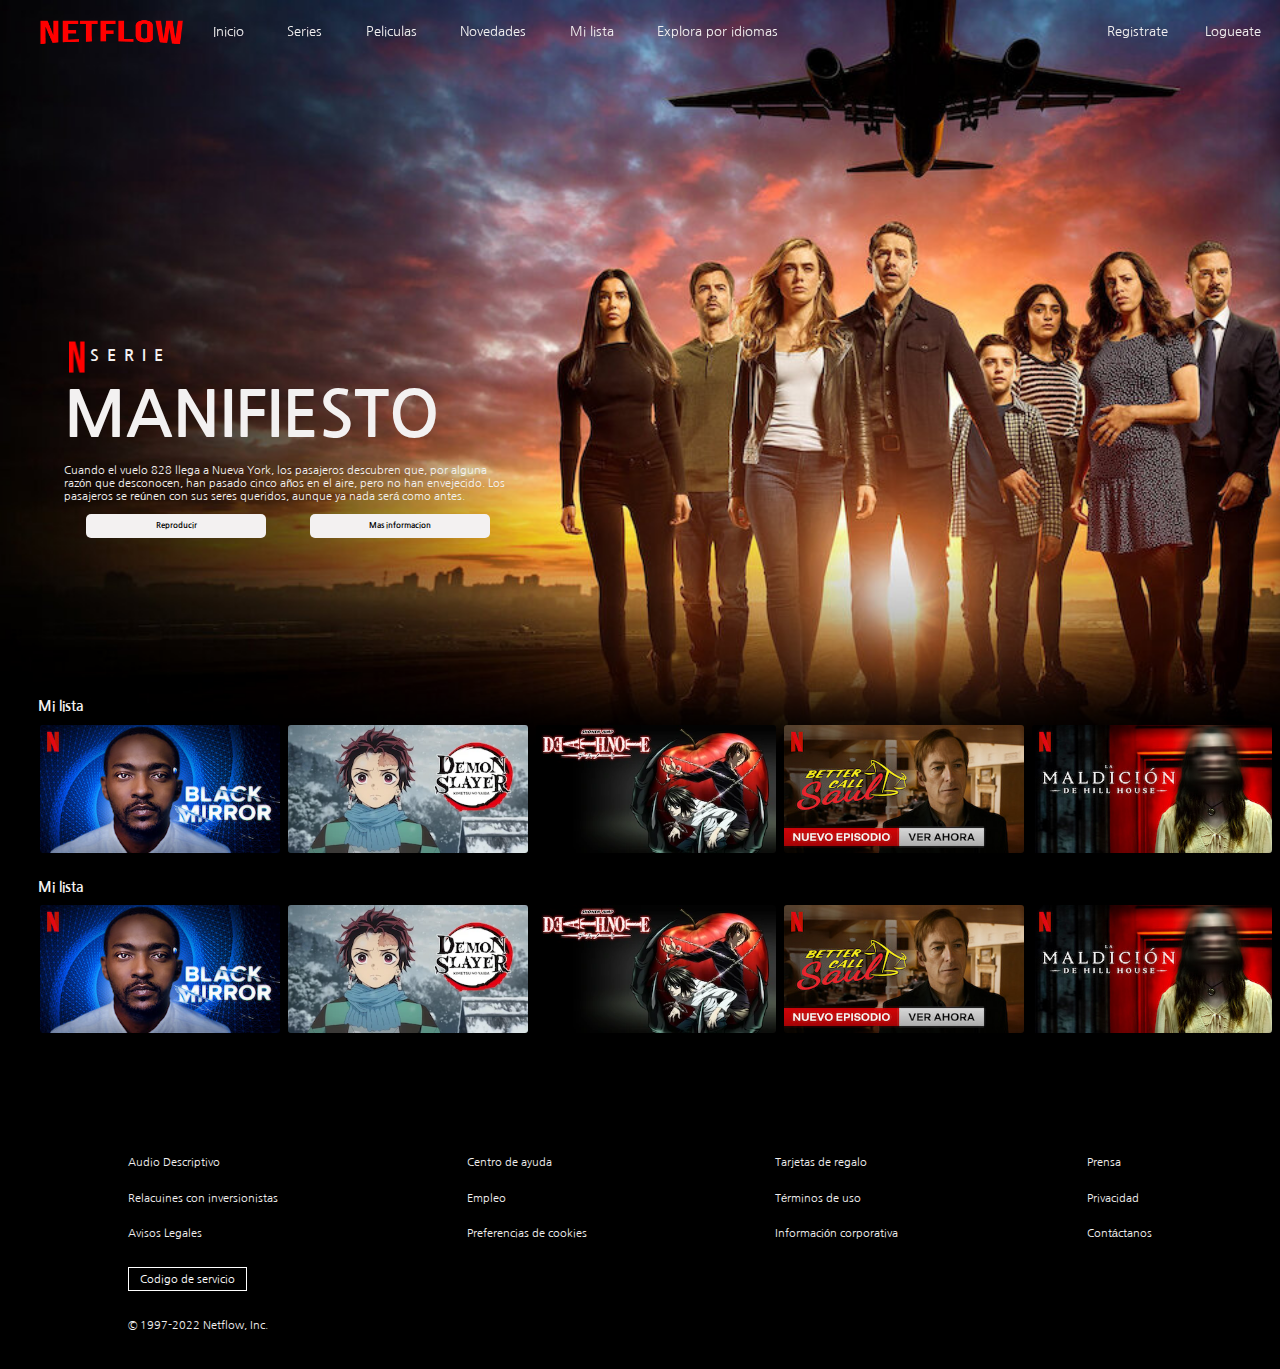
<file: netflow-Diciembre/index.html>
<!DOCTYPE html>
<html lang="en">
<head>
    <meta charset="UTF-8">
    <meta http-equiv="X-UA-Compatible" content="IE=edge">
    <meta name="viewport" content="width=device-width, initial-scale=1.0">
    <link rel="stylesheet" href="https://maxst.icons8.com/vue-static/landings/line-awesome/line-awesome/1.3.0/css/line-awesome.min.css">
    <link rel="preconnect" href="https://fonts.googleapis.com">
    <link rel="preconnect" href="https://fonts.gstatic.com" crossorigin>
    <link href="https://fonts.googleapis.com/css2?family=Nanum+Gothic&display=swap" rel="stylesheet">
    <link rel="stylesheet" href="./public/styles/normalize.css">
    <link rel="stylesheet" href="./public/styles/style.css">
    <title>Netflow</title>
</head>
<body>
    <header>
        <section class="contain-init">
            <div class="contain-logo">
                <img src="./public/images/logo.png">
            </div>
            <div class="list-init">
                <a href="www.google.com">Inicio</a>
                <a href="www">Series</a>
                <a href="www">Peliculas</a>
                <a href="www" id="popular">Novedades</a>
                <a href="www" id="list">Mi lista</a>
                <a href="www" id="idiom">Explora por idiomas</a>
            </div> 
        </section>
        <section class="contain-profile">
            <a>Registrate</a>
            <a>Logueate</a>
        </section>
    </header>
    <div class="contain-recommended">
        <div class="description-recommended">
            <div class="type-recommended">
                <img src="./public/images/initialLogo.png">
                <h2>Serie</h2>
            </div>
            <div class="information-recommended">
                <h1 id="title-recommended">Manifiesto</h1>
                <p>Cuando el vuelo 828 llega a Nueva York, los pasajeros descubren que, por alguna razón que desconocen, han pasado cinco años en el aire, pero no han envejecido. Los pasajeros se reúnen con sus seres queridos, aunque ya nada será como antes.</p>
            </div>
            <div class="contain-buttonsRecommended">
                <button>Reproducir</button>
                <button>Mas informacion</button>
            </div>
        </div>
    </div>
    <main>
        <div class="contain-carousel">
            <h4 class="title-carousel">Mi lista</h4>
            <div class="contain-cards">
                <div class="card">
                    <img src="./public/images/blackMirror.jpg">
                </div>
                <div class="card">
                    <img src="./public/images/demonSlayer.webp">
                </div>
                <div class="card">
                    <img src="./public/images/deathNote.webp">
                </div>
                <div class="card">
                    <img src="./public/images/betterCallSaul.jpg">
                </div>
                <div class="card">
                    <img src="./public/images/laMaldicionDeHillHouse.jpg">
                </div>
                <div class="card">
                    <img src="./public/images/dark.jpg">
                </div>
            </div>
        </div>
        <div class="contain-carousel">
            <h4 class="title-carousel">Mi lista</h4>
            <div class="contain-cards">
                <div class="card">
                    <img src="./public/images/blackMirror.jpg">
                </div>
                <div class="card">
                    <img src="./public/images/demonSlayer.webp">
                </div>
                <div class="card">
                    <img src="./public/images/deathNote.webp">
                </div>
                <div class="card">
                    <img src="./public/images/betterCallSaul.jpg">
                </div>
                <div class="card">
                    <img src="./public/images/laMaldicionDeHillHouse.jpg">
                </div>
                <div class="card">
                    <img src="./public/images/dark.jpg">
                </div>
            </div>
        </div>
    </main>
    <footer>
        <section class="contain-footer">
            <div class="contain-icons">
                <i class="lab la-facebook-f"></i>
                <i class="lab la-instagram"></i>
                <i class="lab la-twitter"></i>
                <i class="lab la-youtube"></i>
            </div>
            <div class="contain-options">
                <div class="options">
                    <p>Audio Descriptivo</p>
                    <p>Relacuines con inversionistas</p>
                    <p>Avisos Legales</p>
                </div>
                <div class="options">
                    <p>Centro de ayuda</p>
                    <p>Empleo</p>
                    <p>Preferencias de cookies</p>
                </div>
                <div class="options">
                    <p>Tarjetas de regalo</p>
                    <p>Términos de uso</p>
                    <p>Información corporativa</p>
                </div>
                <div class="options">
                    <p>Prensa</p>
                    <p>Privacidad</p>
                    <p>Contáctanos</p>
                </div>
            </div>
            <div class="contain-button">
                <button>Codigo de servicio</button>
            </div>
            <div class="contain-reserved">
                <p>© 1997-2022 Netflow, Inc.</p>
            </div>
        </section>
    </footer>
</body>
</html>
</file>
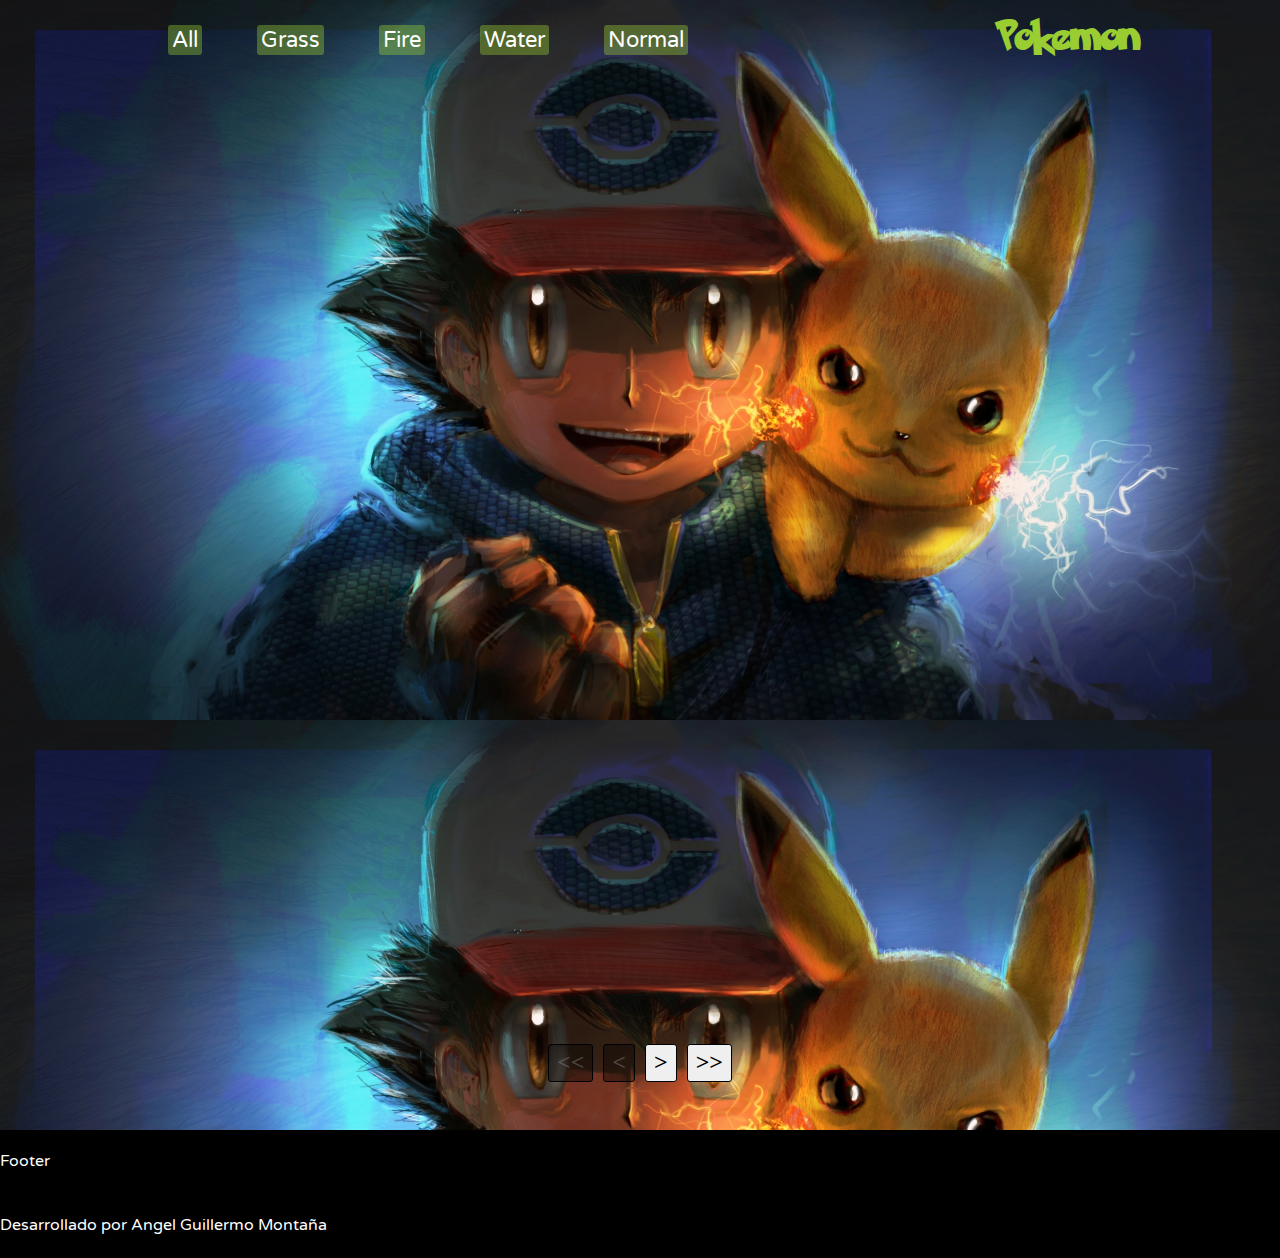
<file: Pokemon-api/index.html>
<!DOCTYPE html>
<html lang="en">
<head>
    <meta charset="UTF-8">
    <meta http-equiv="X-UA-Compatible" content="IE=edge">
    <meta name="viewport" content="width=device-width, initial-scale=1.0">
    <link rel="preconnect" href="https://fonts.googleapis.com">
    <link rel="preconnect" href="https://fonts.gstatic.com" crossorigin>
    <link href="https://fonts.googleapis.com/css2?family=Varela+Round&display=swap" rel="stylesheet">
    <link rel="stylesheet" href="./styles/css/normalize.css">
    <link rel="stylesheet" href="./styles/css/style.css">
    <title>Pokemon - api</title>
</head>
<body>
    <header>
        <div class="contain-filters">
            <button id="filter-all">All</button>
            <button id="filter-grass">Grass</button>
            <button id="filter-fire">Fire</button>
            <button id="filter-water">Water</button>
            <button id="filter-normal">Normal</button>
        </div>
        <a id="link-home" href="./index.html">Pokemon</a>
    </header>
    <main>
        <div class="contain-cards">
  
        </div>
        <div class="contain-pages">
            <button id="init-page"><<</button>
            <button id="previous-page"><</button>
            <button id="next-page">></button>
            <button id="last-page">>></button>
        </div>
    </main>
    <footer>
        <p>Footer</p>
        <p>Desarrollado por Angel Guillermo Montaña</p>
    </footer>
    <script src="./js/main.js"></script>
</body>
</html>
</file>
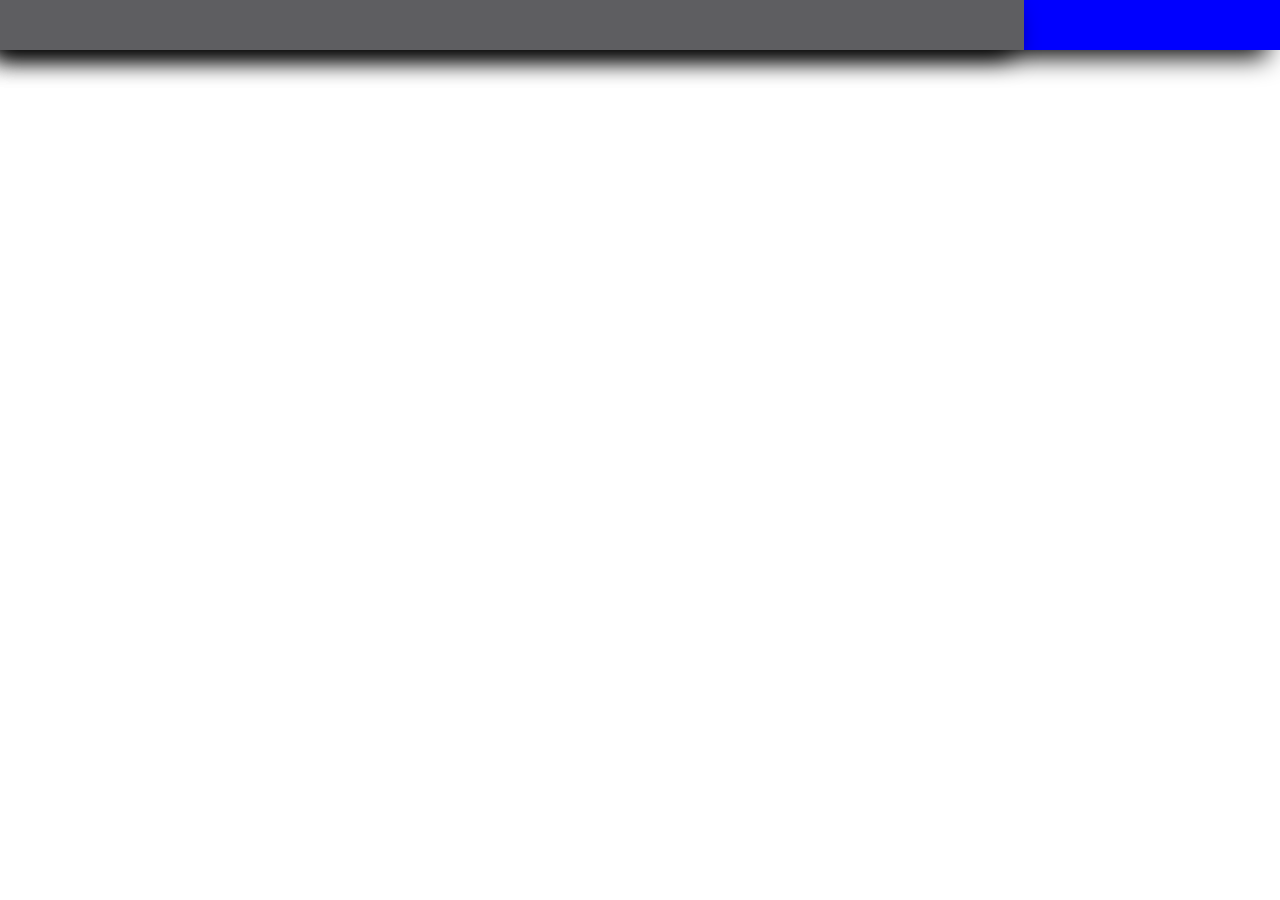
<file: CSS/Cajas CSS/Codigo en vivo/index.html>
<!DOCTYPE html>
<html lang="en">
<head>
    <meta charset="UTF-8">
    <meta http-equiv="X-UA-Compatible" content="IE=edge">
    <meta name="viewport" content="width=device-width, initial-scale=1.0">
    <link rel="stylesheet" href="./normalize.css">
    <link rel="stylesheet" href="./style.css" >
    <title>Document</title>
</head>
<body>
    <div class="primer-div">
        <div class="hijo-primer-div">
            
        </div>
    </div>
    <!-- <div class="segundo-div">
        
    </div> -->
</body>
</html>
</file>
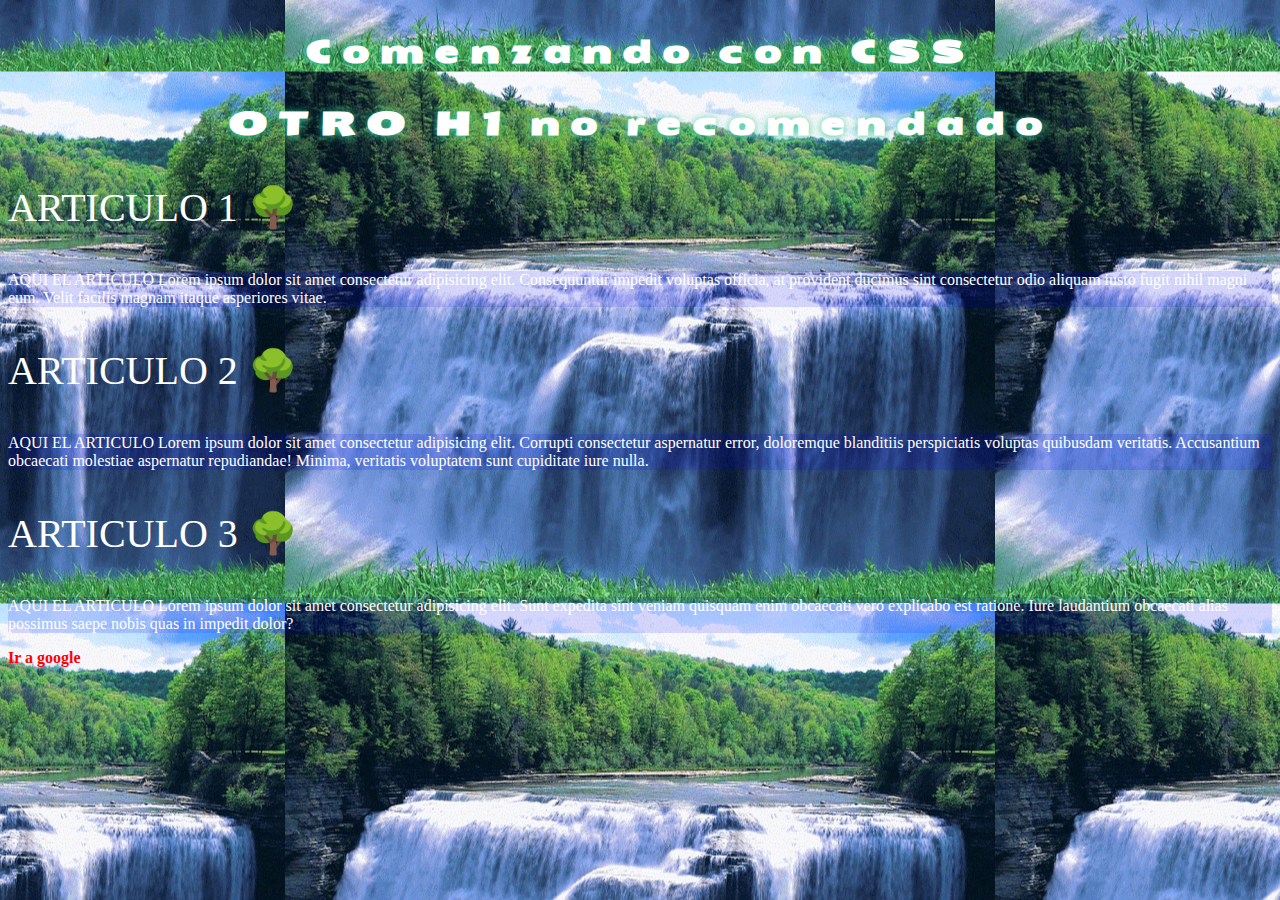
<file: CSS/css-basico/codigo-en-vivo/index.html>
<!DOCTYPE html>
<html lang="es">
<head>
    <meta charset="UTF-8">
    <meta http-equiv="X-UA-Compatible" content="IE=edge">
    <meta name="viewport" content="width=device-width, initial-scale=1.0">
    <link rel="stylesheet" href="./styles/index.css">
    <title>Empezando con css</title>
    <link rel="preconnect" href="https://fonts.googleapis.com">
    <link rel="preconnect" href="https://fonts.gstatic.com" crossorigin>
    <link href="https://fonts.googleapis.com/css2?family=Seymour+One&display=swap" rel="stylesheet">
    <!--
        3 Formas de apuntar a etiquetas
           * mediante el tag o etiqueta
           * mediante un id
           * mediante una clase
    -->


    <!-- Estilos en cabeza, Feo, no recomendado
    <style>
        h1 {
           color: blueviolet 
        }
    </style> -->
</head>
<body>
    <div>
        <p class="soloAlgunos">Comenzando con CSS</p>
        <p class="soloAlgunos">OTRO H1 no recomendado</p>
    </div>
    <div class="container-article">
        <section>
            <p class="unoSolo">ARTICULO 1 🌳</p>
            <div class="contain-explicacion ⌚">
                <div class="explicacion">
                    <p>AQUI EL ARTICULO Lorem ipsum dolor sit amet consectetur adipisicing elit. Consequuntur impedit voluptas officia, at provident ducimus sint consectetur odio aliquam iusto fugit nihil magni eum. Velit facilis magnam itaque asperiores vitae.</p>
                </div>
            </div>
        </section>
    </div>
    <div class="container-article">
        <section>
            <p class="unoSolo">ARTICULO 2 🌳</p>
            <div class="contain-explicacion">
                <div class="explicacion">
                    <p>AQUI EL ARTICULO Lorem ipsum dolor sit amet consectetur adipisicing elit. Corrupti consectetur aspernatur error, doloremque blanditiis perspiciatis voluptas quibusdam veritatis. Accusantium obcaecati molestiae aspernatur repudiandae! Minima, veritatis voluptatem sunt cupiditate iure nulla.</p>
                </div>
            </div>
        </section>
    </div>
    <div class="container-article">
        <section>
            <p class="unoSolo">ARTICULO 3 🌳</p>
            <div class="contain-explicacion">
                <div class="explicacion">
                    <p>AQUI EL ARTICULO Lorem ipsum dolor sit amet consectetur adipisicing elit. Sunt expedita sint veniam quisquam enim obcaecati vero explicabo est ratione. Iure laudantium obcaecati alias possimus saepe nobis quas in impedit dolor?</p>
                </div>
            </div>
        </section>
    </div>

    <a href="https://www.google.com">Ir a google</a>
    <!-- 
        Estilo En Linea, Malo, menos recomendado
        <h1 style="color:blueviolet" >Hola! Como estan?</h1> 
    -->
</body>
</html>
</file>
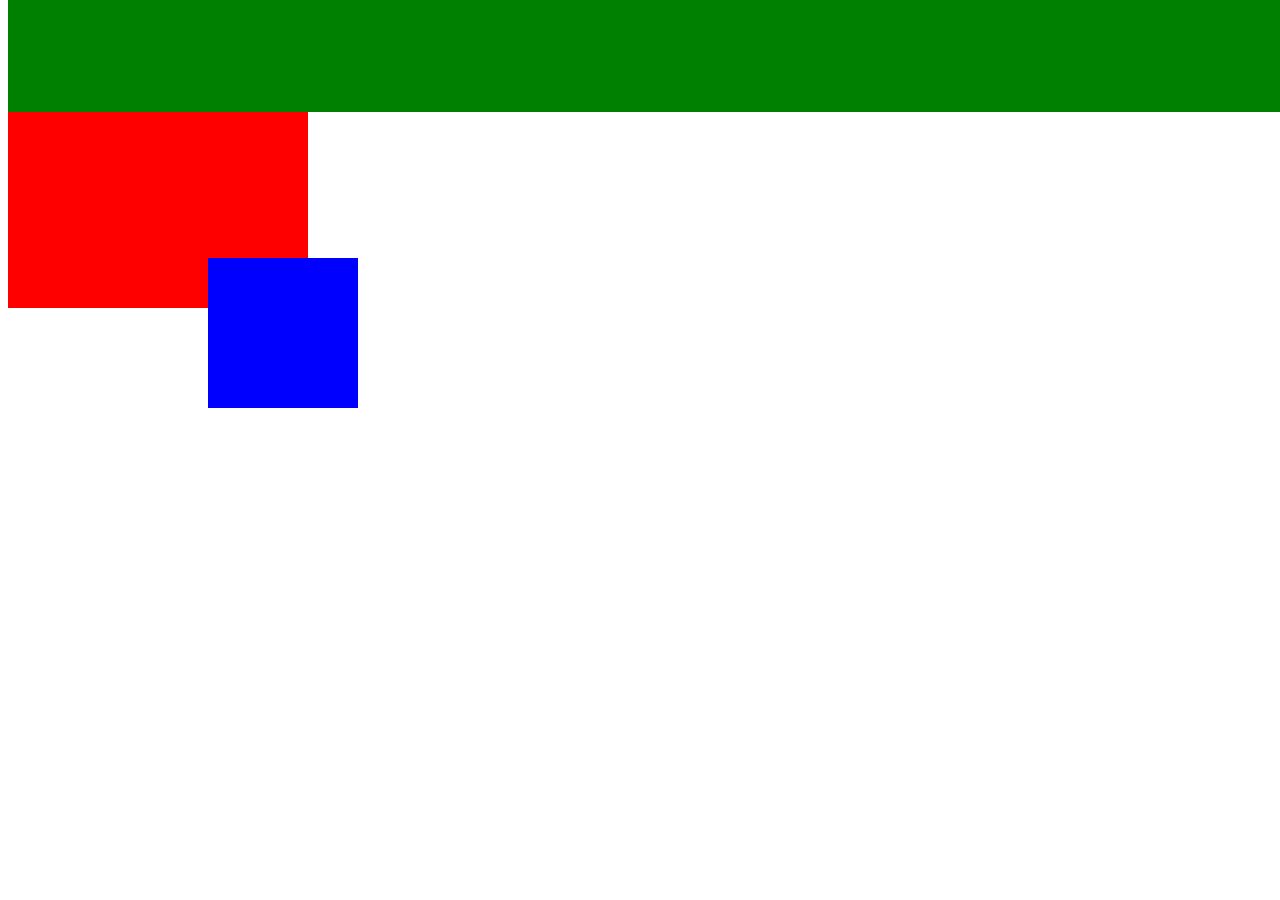
<file: CSS/Css-Position/Codigo En clase/index.html>
<!DOCTYPE html>
<html lang="en">
<head>
    <meta charset="UTF-8">
    <meta http-equiv="X-UA-Compatible" content="IE=edge">
    <meta name="viewport" content="width=device-width, initial-scale=1.0">
    <link rel="stylesheet" href="./style.css" >
    <title>Document</title>
</head>
<body>
    <div class="A"><!-- Rojo -->
    </div>
    <div class="B"><!-- Azul --> 
    </div>  
    <div class="C"> <!-- Verde --> 
    </div>  
</body>
</html>
</file>
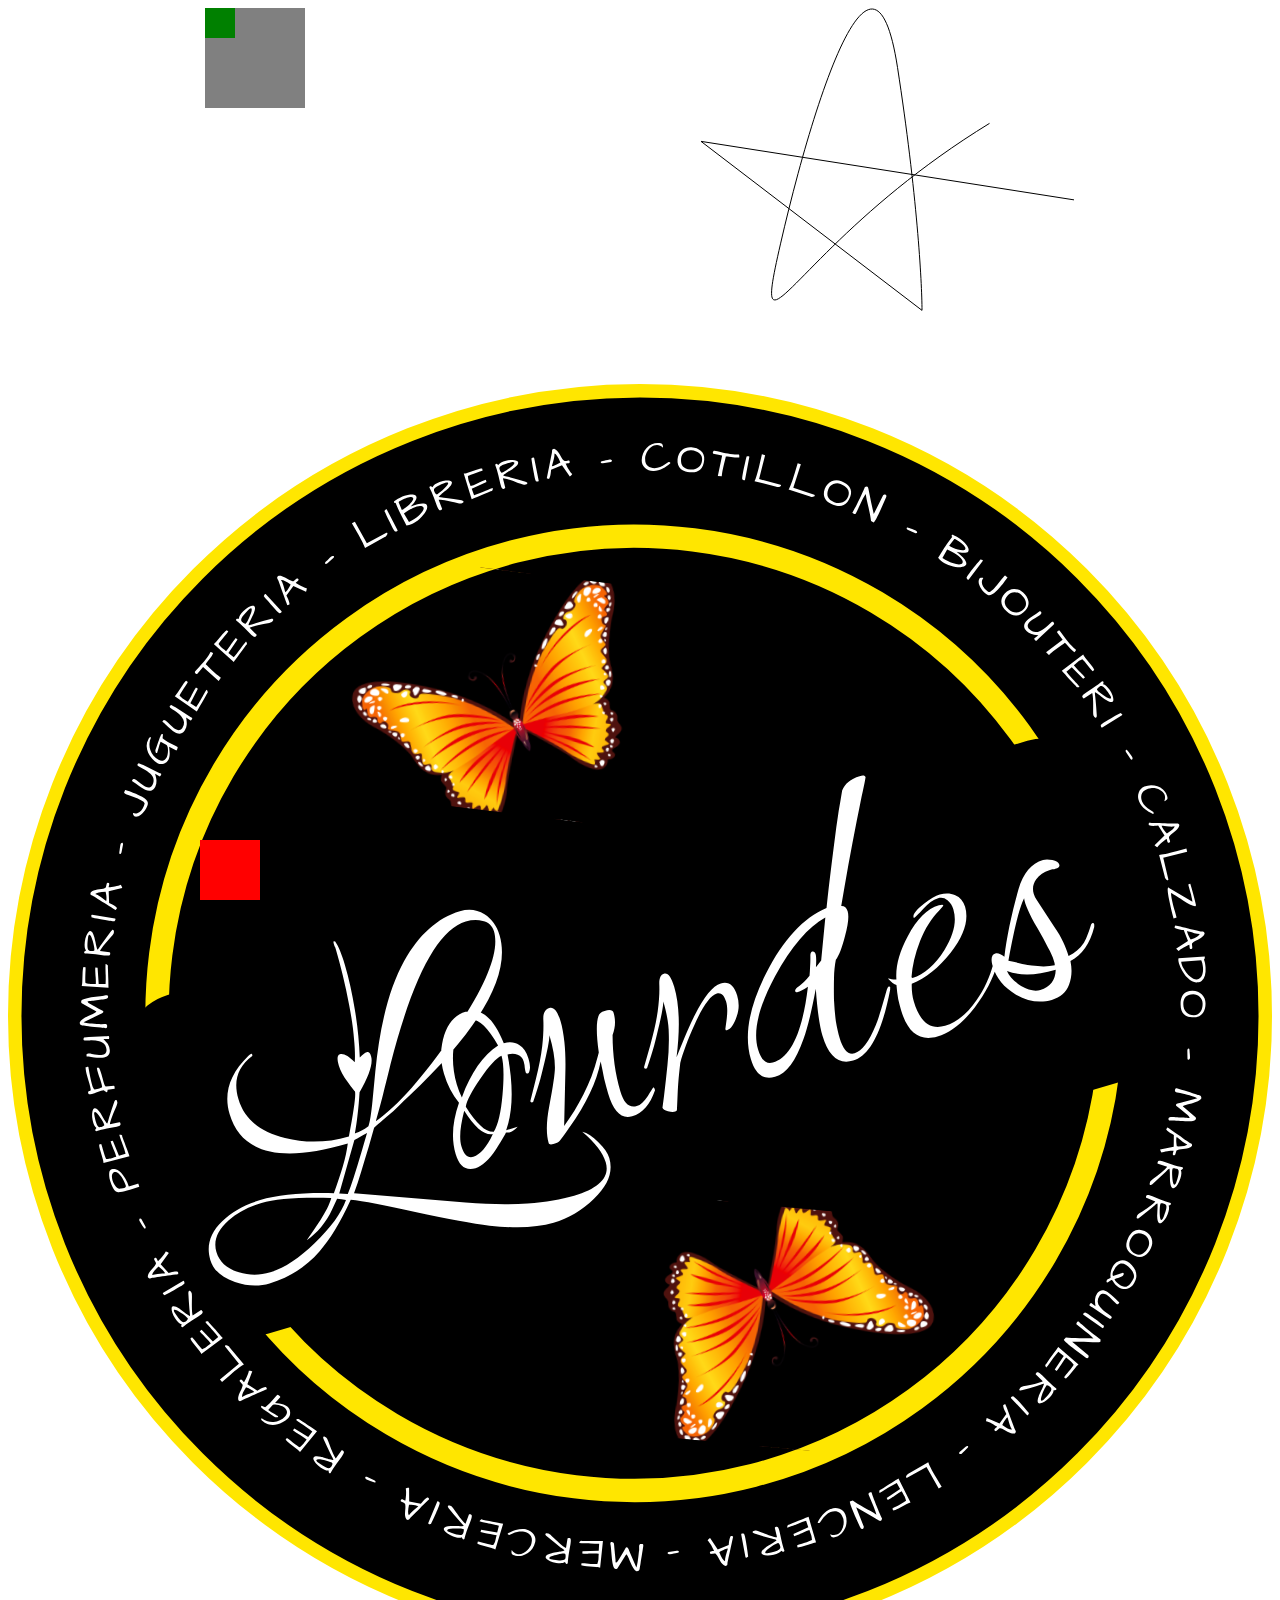
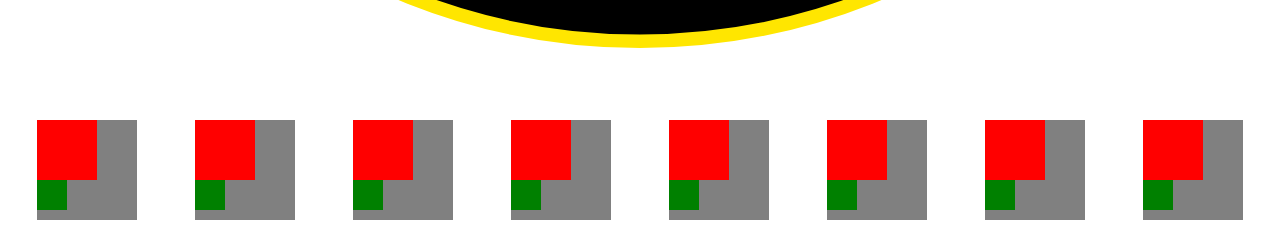
<file: CSS/Css-Position/Ejercitacion/index.html>
<!DOCTYPE html>
<html lang="en">
<head>
    <meta charset="UTF-8">
    <meta http-equiv="X-UA-Compatible" content="IE=edge">
    <meta name="viewport" content="width=device-width, initial-scale=1.0">
    <link rel="stylesheet" href="./style.css" >
    <title>Document</title>
</head>
<body>
    <div class="box-gris box1">
        <div class="box-red box-red1">    
        </div>
        <div class="box-green box-green1">
        </div>
    </div> 
    <svg width="375" height="304" viewBox="0 0 375 304" fill="none" xmlns="http://www.w3.org/2000/svg">
        <path d="M289.5 115.371C94.5 234.871 49.5 370.871 80.5 235.871C111.5 100.871 173 -99.1288 197.5 59.3712C217.1 186.171 222 274.204 222 302.371L1 133.371L374 191.871" stroke="black"/>
    </svg>
    <svg width="1408" height="1408" viewBox="0 0 1408 1408" fill="none" xmlns="http://www.w3.org/2000/svg" xmlns:xlink="http://www.w3.org/1999/xlink">
        <circle cx="704" cy="704" r="696.5" fill="black" stroke="#FFE600" stroke-width="15"/>
        <circle cx="697.55" cy="701.017" r="531.5" transform="rotate(-14.467 697.55 701.017)" stroke="#FFE600" stroke-width="26"/>
        <rect x="394.366" y="188.385" width="327" height="268" transform="rotate(6.93682 394.366 188.385)" fill="url(#pattern0)"/>
        <rect x="1024.96" y="1200.6" width="327" height="268" transform="rotate(-174.671 1024.96 1200.6)" fill="url(#pattern1)"/>
        <rect x="115.487" y="698.96" width="1128.59" height="393.547" rx="65" transform="rotate(-16.467 115.487 698.96)" fill="black"/>
        <path d="M607.72 934.4C589.576 939.763 565.821 940.806 536.454 937.529C527.151 936.393 515.694 934.548 502.086 931.995C488.558 929.716 472.837 926.59 454.923 922.619C437.284 918.566 422.292 915.375 409.945 913.046C397.955 910.91 388.57 909.499 381.79 908.813C376 921.585 370.175 932.723 364.315 942.227C358.456 951.731 352.739 959.698 347.167 966.128C332.242 983.394 313.646 995.317 291.378 1001.9C279.282 1005.47 266.421 1004.94 252.793 1000.3C237.822 995.161 228.67 986.955 225.339 975.684C220.707 960.014 225.144 945.699 238.651 932.739C249.266 922.128 263.37 914.223 280.964 909.022C301.032 903.09 328.377 900.537 362.998 901.364C366.996 890.617 370.331 880.663 373.004 871.503C375.677 862.343 377.51 853.88 378.502 846.113C303.727 868.216 259.839 857.274 246.837 813.289C240.012 790.196 246.923 768.574 267.57 748.421C268.701 747.19 269.679 746.453 270.504 746.209C271.328 745.965 271.862 746.256 272.106 747.08C272.269 747.63 272.253 748.083 272.06 748.439C255.866 760.4 250.735 776.415 256.667 796.483C263.249 818.751 280.53 833.223 308.51 839.898C332.072 845.788 355.812 845.197 379.729 838.128C385.368 808.661 387.618 792.003 386.481 788.154C386.481 788.154 385.784 787.314 384.39 785.633C382.915 783.678 380.922 780.979 378.41 777.537C373.467 770.927 370.183 764.873 368.557 759.374C366.282 751.677 366.656 747.381 369.68 746.487C373.804 745.268 379.325 748.27 386.242 755.492C386.735 749.069 386.481 740.625 385.48 730.159C384.754 719.612 382.965 706.988 380.115 692.287C377.883 680.69 375.497 669.588 372.959 658.979C370.421 648.369 367.771 638.391 365.008 629.045C364.683 627.945 364.261 627.023 363.743 626.28L362.889 623.393C362.402 621.744 362.433 620.838 362.983 620.675L364.464 621.134C368.094 626.339 371.698 634.989 375.273 647.085C379.823 662.48 383.477 678.887 386.235 696.306C389.186 713.37 391.063 731.349 391.865 750.243C395.064 746.906 397.625 744.953 399.549 744.384C401.749 743.734 403.377 745.196 404.433 748.77C406.789 756.742 402.52 770.111 391.626 788.875C390.454 807.158 388.703 822.472 386.374 834.819L387.611 834.453C389.535 833.884 391.653 832.959 393.965 831.678C396.277 830.397 398.782 828.759 401.481 826.766C403.061 823.011 404.625 813.132 406.173 797.13L409.14 766.211C414.213 713.595 424.924 672.465 441.272 642.822C457.894 613.097 478.577 594.578 503.318 587.265C513.49 584.259 522.656 585.435 530.817 590.795C538.896 595.88 544.48 603.646 547.568 614.092C560.407 657.528 526.79 717.236 446.716 793.217C442.968 796.717 439.123 800.394 435.181 804.25C431.238 808.105 427.118 811.864 422.82 815.526C421.139 816.92 418.99 818.751 416.373 821.019C413.948 822.931 411.097 825.418 407.817 828.48L401.924 849.503C399.057 859.019 396.247 868.22 393.492 877.105C390.932 885.634 388.249 893.751 385.445 901.455L509.581 911.843C535.905 913.927 559.023 914.268 578.936 912.866C599.123 911.383 616.365 908.528 630.66 904.303C658.975 895.933 670.695 883.501 665.82 867.006C662.732 856.56 654.005 845.239 639.639 833.045C645.4 834.331 651.302 838.117 657.345 844.402C664.018 850.799 668.168 856.747 669.793 862.245C674.262 877.365 668.572 892.498 652.722 907.646C639.49 920.525 624.49 929.443 607.72 934.4ZM409.7 821.198C422.064 812.461 435.417 799.995 449.761 783.798C464.105 767.601 479.536 747.496 496.053 723.482C532.817 669.868 547.907 631.928 541.325 609.66C539.457 603.337 535.326 599.476 528.934 598.078C522.817 596.598 516.459 596.833 509.862 598.783C478.797 607.965 450.849 661.065 426.018 758.083C424.313 765.463 422.053 774.501 419.236 785.198C416.694 795.814 413.516 807.814 409.7 821.198ZM378.481 902.168C381.804 895.208 388.981 872.46 400.01 833.927C399.817 834.283 395.096 837.023 385.85 842.148L368.968 901.841L378.481 902.168ZM292.211 989.547C307.331 985.077 323.85 974.216 341.767 956.963C359.685 939.71 371.255 923.735 376.476 909.038C373.24 908.202 369.947 907.68 366.598 907.474L361.154 919.397C357.718 926.989 353.545 933.603 348.635 939.239C343.725 944.876 338.433 949.728 332.76 953.796C335.522 949.991 338.145 946.226 340.632 942.502C343.118 938.777 345.604 935.053 348.091 931.329C350.883 926.618 353.344 922.303 355.474 918.385C357.523 914.192 359.063 910.3 360.093 906.707C323.66 905.818 297.746 907.648 282.351 912.199C267.781 916.506 255.633 922.937 245.905 931.491C233.092 942.752 228.513 954.568 232.17 966.939C235.42 977.935 243.778 985.479 257.243 989.57C268.734 993.049 280.39 993.041 292.211 989.547ZM520.817 873.547C510.096 876.717 502.704 871.428 498.641 857.683C493.684 840.913 494.928 821.863 502.373 800.531C494.806 791.109 489.234 780.351 485.659 768.255C482.165 756.434 481.454 745.434 483.527 735.255C487.205 715.336 495.917 703.345 509.662 699.282C526.706 694.244 540.91 705.888 552.272 734.216C559.226 732.459 564.962 733.155 569.48 736.304C574.192 739.096 577.604 744.066 579.716 751.214C581.342 756.712 581.833 760.901 581.189 763.782C580.74 766.306 579.965 767.731 578.866 768.056C577.766 768.381 577.054 767.994 576.729 766.894C576.322 765.519 575.972 763.829 575.678 761.824C575.659 759.737 575.243 757.319 574.431 754.57C573.293 750.721 571.065 748.241 567.748 747.129C564.348 745.742 560.587 745.659 556.463 746.877C563.078 781.391 562.566 809.493 554.927 831.181L567.71 827.402C564.787 830.658 561.95 832.692 559.201 833.505C558.651 833.667 557.786 833.773 556.605 833.824C555.699 833.792 554.971 833.858 554.421 834.021C555.053 834.133 551.582 840.091 544.011 851.895C535.971 864.136 528.24 871.353 520.817 873.547ZM505.569 794.654C515.675 767.155 529.125 747.934 545.918 736.991C533.432 714.974 522.378 705.388 512.756 708.232C503.959 710.832 498.409 721.889 496.106 741.402C494.845 754.33 496.124 767.254 499.944 780.174C501.487 785.398 503.362 790.224 505.569 794.654ZM541.122 833.019C545.932 825.021 549.173 811.209 550.845 791.584C552.63 771.327 552.263 756.937 549.744 748.415C543.939 751.028 536.121 759.467 526.288 773.733C516.649 787.642 511.211 798.068 509.975 805.01C521.924 824.196 532.306 833.533 541.122 833.019ZM518.398 860.811C526.095 858.536 533.323 850.122 540.082 835.569C530.685 837.151 520.053 828.486 508.185 809.574C503.583 827.376 502.541 840.538 505.06 849.06C507.904 858.681 512.35 862.599 518.398 860.811ZM607.518 846.575C604.494 847.468 602.739 847.091 602.251 845.441C599.326 835.544 599.574 821.72 602.996 803.969C607.204 781.8 609.28 767.585 609.223 761.325C609.209 751.165 607.171 739.213 603.108 725.467C603.096 728.46 602.487 732.974 601.282 739.01C600.077 745.046 598.316 752.741 595.999 762.095C593.876 771.092 591.799 778.731 589.769 785.011C587.933 790.934 586.362 795.733 585.057 799.407C585.138 799.682 584.904 799.901 584.354 800.063C582.979 800.469 582.13 800.123 581.805 799.023L587.959 774.336C591.419 760.758 593.789 748.549 595.068 737.708C596.266 726.593 596.69 716.902 596.339 708.636C595.876 701 598.119 696.451 603.067 694.989C608.015 693.526 612.196 698.568 615.609 710.114C617.396 716.162 618.806 723.966 619.838 733.525C620.871 743.085 621.209 754.344 620.855 767.303L619.503 826.442C627.399 815.738 634.558 804.056 640.98 791.396C647.676 778.655 652.964 764.687 656.842 749.491L658.097 744.636C655.189 723.674 655.163 709.931 658.017 703.408C658.548 701.158 660.738 699.465 664.587 698.327C670.36 696.621 673.693 697.279 674.587 700.303C677.025 708.551 676.648 716.883 673.456 725.299C673.502 747.705 676.41 768.667 682.18 788.186C686.08 801.382 692.154 806.76 700.401 804.323C704.525 803.104 708.645 799.345 712.762 793.046C716.879 786.748 718.8 783.639 718.525 783.72C719.349 783.477 720.006 784.179 720.493 785.829L720.737 786.654C715.291 802.612 706.794 812.298 695.248 815.711C683.427 819.205 674.51 810.78 668.497 790.437C667.034 785.489 665.587 780.087 664.155 774.233C662.999 768.297 661.68 761.812 660.198 754.777C655.602 777.658 644.108 801.98 625.717 827.744C624.667 829.249 623.19 831.33 621.285 833.986C619.379 836.642 617.24 839.516 614.866 842.609C613.816 844.115 611.367 845.437 607.518 846.575ZM743.3 810.475C741.376 811.044 738.658 810.95 735.146 810.195C731.554 809.164 729.513 807.824 729.026 806.175L730.683 793.578C732.188 781.475 733.498 769.729 734.615 758.338C735.926 746.591 736.412 735.089 736.073 723.829C736.059 713.67 734.021 701.717 729.958 687.972C729.946 690.965 729.337 695.479 728.132 701.515C726.927 707.551 725.166 715.246 722.849 724.6C720.726 733.597 718.649 741.236 716.619 747.515C714.783 753.439 713.212 758.238 711.907 761.912C711.988 762.187 711.754 762.405 711.204 762.568C709.829 762.974 708.98 762.628 708.655 761.528C708.492 760.978 708.508 760.525 708.701 760.169L715.512 736.185C719.44 722.169 722.182 709.701 723.736 698.779C725.209 687.582 725.811 677.988 725.542 669.997C725.078 662.361 726.771 657.975 730.62 656.837C735.018 655.537 738.843 660.385 742.093 671.382C747.944 691.175 748.812 717.374 744.699 749.977C754.018 726.895 760.671 711.477 764.656 703.723C775.369 682.321 785.124 670.321 793.921 667.72C802.718 665.12 808.823 669.593 812.236 681.139C814.593 689.111 814.465 696.772 811.855 704.12C808.907 713.361 805.233 718.632 800.835 719.932C800.01 720.176 799.435 719.748 799.11 718.648C799.11 718.648 799.606 714.765 800.599 706.998C801.591 699.232 801.356 692.874 799.894 687.926C797.7 680.504 794.266 677.483 789.592 678.864C782.445 680.977 774.202 692.531 764.863 713.526C760.847 722.186 757.533 730.191 754.922 737.539C752.23 744.612 750.2 750.892 748.833 756.378C748.802 757.284 748.402 760.989 747.634 767.493C746.867 773.998 746.224 783.454 745.707 795.863L745.118 809.041C744.731 809.753 744.125 810.231 743.3 810.475ZM941.432 753.703C925.487 758.416 914.102 749.227 907.276 726.134C903.945 714.863 901.462 697.362 899.828 673.632C894.946 699.587 890.409 718.117 886.217 729.22C877.66 753.87 867.059 768.064 854.413 771.802C841.493 775.621 832.513 769.009 827.475 751.964C819.755 725.848 825.431 693.979 844.502 656.356C863.573 618.734 885.995 594.47 911.767 583.563C913.508 567.206 915.315 551.576 917.188 536.674C919.061 521.771 920.861 507.638 922.591 494.273C923.408 488.949 924.298 482.857 925.259 475.997C926.496 469.055 927.804 461.345 929.184 452.866C931.988 445.161 938.476 439.806 948.648 436.799C952.496 435.662 954.705 436.055 955.274 437.979C955.274 437.979 955.162 438.61 954.937 439.873C954.038 444.921 952.68 451.451 950.862 459.461C949.32 467.39 947.512 476.444 945.439 486.622C942.242 503.112 939.142 519.423 936.138 535.556C933.329 551.333 930.672 566.616 928.168 581.406C931.711 581.255 934.092 583.242 935.311 587.366C936.936 592.864 935.937 602.127 932.315 615.155C928.967 628.101 925.582 636.874 922.159 641.473C920.953 647.509 920.267 654.288 920.099 661.811C919.931 669.334 919.926 677.407 920.083 686.029C920.516 694.57 921.198 702.44 922.129 709.637C923.336 716.754 924.752 723.061 926.377 728.559C930.359 742.03 935.924 747.709 943.071 745.596C951.319 743.158 959.159 732.77 966.592 714.431C969.059 708.619 973.191 695.292 978.986 674.447C979.873 672.391 980.592 671.282 981.142 671.12C981.966 670.876 982.501 671.166 982.744 671.991C982.744 671.991 982.713 672.897 982.651 674.709C973.591 721.927 959.851 748.259 941.432 753.703ZM851.965 755.935C872.033 750.003 885.067 721.788 891.065 671.29C886.329 674.483 882.312 676.568 879.013 677.543C877.914 677.868 877.201 677.48 876.876 676.381C876.389 674.731 877.907 672.788 881.43 670.551C884.873 668.039 888.678 664.224 892.844 659.106C893.131 656.032 893.337 652.683 893.462 649.059C893.78 645.079 893.879 640.864 893.76 636.416C893.935 633.973 894.572 632.589 895.672 632.263C897.596 631.695 898.924 632.647 899.655 635.122C900.386 637.596 900.49 642.497 899.966 649.826L905.804 642.272L910.447 594.267C891.404 604.678 872.74 626.487 854.456 659.692C835.947 694.159 829.618 721.289 835.468 741.082C839.044 753.178 844.543 758.129 851.965 755.935ZM1035.32 726.848C1015.8 732.617 1002.31 722.856 994.829 697.564C993.692 693.716 992.61 689.551 991.585 685.072C990.754 680.236 990.116 675.044 989.671 669.495C988.328 668.996 986.903 668.221 985.397 667.171C983.81 665.847 982.142 664.248 980.392 662.373C981.573 662.323 982.835 662.548 984.178 663.048C985.715 663.191 987.527 663.254 989.614 663.235C988.575 648.595 992.8 632.55 1002.29 615.097C1012.47 595.945 1024.02 584.46 1036.94 580.641C1039.97 579.747 1041.6 579.712 1041.85 580.537C1042.01 581.087 1040.49 583.03 1037.29 586.367C1028.74 594.872 1021.64 606.238 1015.98 620.466C1010.4 634.969 1007.22 648.465 1006.43 660.955L1007.5 661.536C1020.69 657.636 1032.57 647.25 1043.13 630.378C1053.68 613.507 1057.01 598.474 1053.11 585.278C1051.89 581.154 1049.7 577.768 1046.52 575.119C1043.35 572.471 1039.84 571.715 1035.99 572.853C1030.49 574.478 1024.95 578.505 1019.38 584.935C1013.73 591.091 1010.49 594.29 1009.66 594.534C1009.11 594.696 1008.8 594.64 1008.72 594.365C1007.74 591.066 1011.5 586.07 1019.98 579.378C1027.25 573.641 1033.22 570.082 1037.9 568.7C1044.22 566.831 1049.97 567.074 1055.15 569.429C1060.61 571.703 1064.27 576.001 1066.14 582.324C1070.44 596.894 1065.15 613.856 1050.24 633.208C1036.77 650.342 1022.27 661.953 1006.73 668.04C1006.48 675.288 1007.25 681.936 1009.04 687.984C1015.78 710.802 1027.4 719.773 1043.9 714.897C1056.54 711.159 1068.11 701.761 1078.61 686.701C1087.47 674.216 1093.84 660.376 1097.72 645.18C1099.06 640.6 1100.55 638.066 1102.2 637.578C1102.47 637.497 1102.69 637.732 1102.86 638.281C1103.18 639.381 1102.81 642.18 1101.75 646.679C1097.21 662.669 1088.91 678.574 1076.85 694.396C1063.73 711.724 1049.89 722.541 1035.32 726.848ZM1162.68 686.063C1149.76 689.882 1136.49 687.975 1122.88 680.342C1109.45 672.352 1100.83 661.897 1097.01 648.976C1094.5 640.454 1095.43 635.543 1099.83 634.242C1102.58 633.43 1105.94 634.679 1109.91 637.99C1112.47 616.309 1117.73 591.137 1125.7 562.476C1130.94 544.787 1140.01 534.033 1152.93 530.214C1155.68 529.401 1159.13 529.429 1163.27 530.297C1167.69 531.083 1170.3 532.851 1171.12 535.6C1171.68 537.525 1170.18 539.015 1166.61 540.072C1166.33 540.153 1165.92 540.275 1165.37 540.437C1164.82 540.6 1164.09 540.665 1163.19 540.634L1159.89 541.609C1153.84 543.397 1149.01 546.769 1145.39 551.724C1141.77 556.679 1140.86 562.181 1142.65 568.229C1143.3 570.428 1144.4 572.643 1145.96 574.873L1165.6 604.937C1169.75 610.885 1173.09 616.623 1175.63 622.152C1178.08 627.407 1179.99 632.371 1181.37 637.044C1188.47 633.751 1193.98 629.132 1197.9 623.19C1200.39 619.466 1203.16 612.667 1206.22 602.795C1206.72 601.452 1207.39 600.658 1208.21 600.414C1209.03 600.17 1209.61 600.598 1209.93 601.698C1210.02 601.973 1210.03 603.016 1209.96 604.828C1205.25 623.261 1196.42 635.883 1183.49 642.695C1185.51 652.561 1184.98 661.387 1181.9 669.172C1178.71 677.589 1172.3 683.219 1162.68 686.063ZM1166.05 647.402C1166 646.221 1165.85 645.219 1165.61 644.394C1165.37 643.569 1165.08 642.607 1164.76 641.507C1163.7 637.934 1161.59 633.326 1158.43 627.684C1155.46 621.686 1151.53 614.476 1146.65 606.054C1137.41 589.954 1132.49 578.855 1131.88 572.757C1126.93 582.292 1121.09 605.539 1114.38 642.498C1120.42 643.703 1125.55 644.877 1129.77 646.02C1134.19 646.806 1137.66 647.425 1140.18 647.874C1145.15 648.498 1149.72 648.791 1153.89 648.753C1158.34 648.634 1162.39 648.184 1166.05 647.402ZM1150 675.015C1160.99 671.764 1166.7 664.25 1167.1 652.473C1145.11 658.973 1127 659.394 1112.77 653.735C1115.11 659.621 1120.36 665.243 1128.52 670.603C1136.79 675.332 1143.95 676.803 1150 675.015Z" fill="white"/>
        <path d="M703.067 1298.52L702.992 1295.09C702.998 1294.91 703.025 1294.56 703.072 1294.07C703.089 1293.57 703.291 1293.12 703.679 1292.72C704.035 1292.36 704.478 1292.19 705.009 1292.21C705.509 1292.22 705.899 1292.25 706.179 1292.29C707.209 1292.32 707.71 1292.79 707.68 1293.7C707.656 1294.45 707.214 1297.45 706.354 1302.71C705.493 1308 704.944 1311.4 704.706 1312.93C704.469 1314.45 704.271 1315.73 704.112 1316.75C703.921 1317.81 703.786 1318.59 703.707 1319.08C703.628 1319.58 703.518 1320.08 703.377 1320.57C703.236 1321.07 703.035 1321.47 702.775 1321.77C702.287 1322.35 701.372 1322.62 700.029 1322.57C697.817 1321.38 695.61 1318.12 693.408 1312.79C691.844 1308.99 690.797 1306.58 690.268 1305.56C689.738 1304.54 689.214 1303.84 688.695 1303.44L678.792 1319.44C678.12 1319.89 677.613 1320.11 677.269 1320.09C676.27 1320.06 675.52 1319.58 675.018 1318.66C674.517 1317.74 674.116 1316.61 673.815 1315.29C673.482 1314 673.217 1312.57 673.018 1311C672.788 1309.43 672.607 1307.78 672.476 1306.06C672.313 1304.36 672.164 1302.7 672.03 1301.07C671.72 1297.15 671.472 1294.69 671.286 1293.68C671.069 1292.67 670.968 1291.95 670.982 1291.51C670.995 1291.11 671.149 1290.71 671.444 1290.31C671.737 1289.94 672.134 1289.77 672.633 1289.79C673.133 1289.8 673.627 1290.01 674.114 1290.4C674.601 1290.82 674.897 1291.31 675.004 1291.88C675.078 1292.48 675.162 1293.25 675.256 1294.19C675.319 1295.13 675.41 1296.18 675.529 1297.34C675.646 1298.53 675.762 1299.77 675.876 1301.05C675.989 1302.37 676.104 1303.63 676.222 1304.82C676.339 1306.01 676.445 1307.06 676.541 1307.97C676.635 1308.91 676.706 1309.62 676.753 1310.09C676.732 1310.71 676.729 1311.29 676.743 1311.82C676.757 1312.35 676.871 1312.69 677.085 1312.82C677.3 1312.95 677.649 1312.81 678.132 1312.38C678.582 1311.99 679.234 1311.17 680.088 1309.92C681.926 1307.26 684.606 1302.76 688.127 1296.44C688.59 1295.67 689.173 1295.52 689.878 1295.98C690.706 1296.47 691.385 1297.7 691.915 1299.66L699.935 1318.26C700.734 1316.78 701.584 1311.84 702.484 1303.43C702.612 1302.4 702.703 1301.53 702.758 1300.81C702.939 1300.03 703.043 1299.27 703.067 1298.52Z" fill="white"/>
        <path d="M644.721 1317.05C641.611 1316.74 639.563 1316.34 638.577 1315.83L638.804 1313.55C639.656 1313.5 640.814 1313.54 642.279 1313.65C643.74 1313.8 645.297 1313.94 646.948 1314.07C651.559 1314.43 654.723 1314.51 656.44 1314.31C657.215 1311.87 657.632 1310.2 657.69 1309.3C657.749 1308.39 657.787 1307.69 657.805 1307.19C657.801 1305.96 657.881 1304.53 658.045 1302.88C655.93 1302.67 653.501 1302.61 650.759 1302.72C647.985 1302.82 645.844 1302.88 644.336 1302.88C642.825 1302.92 641.277 1302.86 639.691 1302.7L639.945 1300.14L658.033 1299.67L658.512 1291.99C655.433 1291.69 652.278 1291.52 649.048 1291.48C645.783 1291.47 643.32 1291.45 641.659 1291.41C639.965 1291.4 638.184 1291.3 636.319 1291.11C636.38 1290.49 636.625 1289.92 637.054 1289.4C637.899 1288.47 638.597 1288.25 639.148 1288.71C644.68 1288.66 649.624 1288.68 653.98 1288.77C658.306 1288.85 661.221 1288.9 662.726 1288.93L659.587 1318.67C658.803 1318.34 657.323 1318.07 655.146 1317.85L644.721 1317.05Z" fill="white"/>
        <path d="M620.374 1312.25C618.412 1313.61 615.21 1313.92 610.768 1313.2C607.992 1312.75 605.708 1312.1 603.917 1311.24C602.125 1310.38 600.817 1309.56 599.991 1308.8C599.135 1308.02 598.767 1307.27 598.887 1306.53C599.163 1304.83 601.41 1303.47 605.628 1302.44C606.259 1302.26 607.894 1301.94 610.533 1301.48C613.136 1301.05 614.894 1300.75 615.808 1300.58C617.805 1300.18 619.144 1299.83 619.826 1299.52C619.851 1299.37 619.812 1299.22 619.709 1299.08C619.6 1298.97 619.337 1298.73 618.92 1298.38C618.497 1298.06 617.863 1297.58 617.018 1296.93C616.167 1296.32 614.997 1295.43 613.508 1294.27C609.064 1290.83 604.512 1287.18 599.851 1283.32C599.634 1283.09 599.353 1282.78 599.007 1282.38C598.656 1282 598.513 1281.61 598.578 1281.21C598.638 1280.84 598.804 1280.6 599.076 1280.49C599.348 1280.37 599.658 1280.31 600.008 1280.31C600.362 1280.27 600.724 1280.28 601.095 1280.34L602.02 1280.49C602.637 1280.59 603.825 1281.46 605.584 1283.11C607.312 1284.75 608.821 1286.18 610.11 1287.41C611.369 1288.62 612.664 1289.81 613.994 1290.98C617.115 1293.8 619.638 1295.71 621.563 1296.72L623.283 1286.12C623.383 1285.51 623.957 1285.28 625.006 1285.45L625.515 1285.54C626.163 1285.64 626.588 1286.04 626.792 1286.74C627.063 1287.8 626.984 1289.65 626.553 1292.31L624.906 1301.58C624.165 1306.15 623.715 1310.19 623.555 1313.71C622.61 1314.86 621.707 1314.66 620.848 1313.13C620.651 1312.78 620.493 1312.49 620.374 1312.25ZM604.825 1309.15L607.825 1309.69C614.796 1310.82 618.936 1310.67 620.245 1309.23C620.624 1308.85 620.868 1308.32 620.978 1307.64C621.083 1306.99 621.145 1306.42 621.164 1305.92C621.215 1304.63 621.007 1303.66 620.542 1303.01C620.455 1302.97 620.303 1302.93 620.087 1302.89C619.84 1302.85 619.399 1302.84 618.762 1302.87C618.094 1302.88 617.21 1302.96 616.112 1303.1C614.977 1303.27 613.771 1303.48 612.492 1303.75C611.214 1304.02 609.98 1304.31 608.789 1304.62C605.049 1305.63 603.098 1306.62 602.938 1307.61C602.848 1308.17 603.477 1308.68 604.825 1309.15Z" fill="white"/>
        <path d="M561.141 1298.9C562.67 1301.31 564.637 1302.79 567.043 1303.34C569.326 1303.87 571.719 1303.51 574.221 1302.26C577.376 1300.68 579.857 1298.27 581.664 1295.03C582.317 1293.87 582.739 1292.87 582.929 1292.05C583.119 1291.23 583.236 1290.58 583.281 1290.11C583.977 1287.1 583.492 1284.55 581.825 1282.46C580.251 1280.53 577.972 1279.22 574.988 1278.53C570.831 1277.92 566.556 1278.58 562.164 1280.52C560.946 1281.07 559.674 1281.58 558.348 1282.04C557.922 1281.95 557.509 1281.79 557.111 1281.57C556.683 1281.34 556.535 1280.94 556.669 1280.36C560.288 1278.43 563.267 1277.13 565.604 1276.46C569.919 1275.27 573.629 1275.04 576.735 1275.76C576.948 1275.8 577.146 1275.85 577.329 1275.89C580.709 1276.67 583.359 1278.39 585.279 1281.05C587.323 1283.86 587.962 1286.93 587.195 1290.25C586.618 1292.74 585.625 1295.03 584.214 1297.11C582.773 1299.18 581.076 1300.91 579.122 1302.29C577.131 1303.69 574.95 1304.66 572.579 1305.2C570.178 1305.74 567.745 1305.72 565.278 1305.15C563.177 1304.66 561.874 1304.06 561.368 1303.33C560.738 1302.45 560.663 1300.97 561.141 1298.9Z" fill="white"/>
        <path d="M528.567 1293.9C525.571 1293.01 523.636 1292.22 522.763 1291.54L523.416 1289.34C524.26 1289.46 525.391 1289.71 526.808 1290.1C528.216 1290.52 529.719 1290.95 531.316 1291.39C535.777 1292.61 538.869 1293.28 540.594 1293.4C541.814 1291.16 542.538 1289.59 542.765 1288.72C542.993 1287.84 543.163 1287.16 543.275 1286.67C543.501 1285.46 543.85 1284.07 544.32 1282.48C542.283 1281.88 539.908 1281.37 537.195 1280.95C534.451 1280.53 532.338 1280.18 530.856 1279.91C529.364 1279.66 527.855 1279.31 526.327 1278.86L527.059 1276.39L544.912 1279.33L546.827 1271.88C543.861 1271 540.794 1270.24 537.629 1269.59C534.424 1268.97 532.01 1268.48 530.386 1268.13C528.724 1267.8 526.994 1267.37 525.196 1266.84C525.374 1266.24 525.722 1265.72 526.242 1265.29C527.245 1264.54 527.973 1264.45 528.427 1265.01C533.869 1266 538.721 1266.95 542.984 1267.86C547.216 1268.75 550.069 1269.35 551.543 1269.66L542.864 1298.28C542.156 1297.81 540.753 1297.26 538.656 1296.64L528.567 1293.9Z" fill="white"/>
        <path d="M505.56 1284.59C503.378 1285.56 500.173 1285.27 495.946 1283.73C493.304 1282.76 491.185 1281.69 489.587 1280.51C487.989 1279.33 486.857 1278.28 486.191 1277.37C485.495 1276.45 485.276 1275.64 485.534 1274.94C486.123 1273.32 488.586 1272.41 492.922 1272.19C493.576 1272.13 495.242 1272.13 497.92 1272.17C500.558 1272.24 502.341 1272.27 503.271 1272.28C505.308 1272.26 506.689 1272.16 507.416 1272C507.469 1271.85 507.459 1271.7 507.384 1271.54C507.299 1271.41 507.085 1271.13 506.741 1270.7C506.386 1270.31 505.854 1269.71 505.145 1268.92C504.426 1268.16 503.443 1267.07 502.198 1265.65C498.482 1261.43 494.698 1256.99 490.847 1252.32C490.676 1252.06 490.459 1251.7 490.195 1251.24C489.921 1250.8 489.854 1250.4 489.993 1250.02C490.122 1249.66 490.33 1249.46 490.619 1249.4C490.907 1249.33 491.223 1249.33 491.568 1249.39C491.923 1249.42 492.276 1249.5 492.629 1249.63L493.509 1249.95C494.096 1250.17 495.099 1251.25 496.516 1253.2C497.905 1255.13 499.117 1256.82 500.154 1258.27C501.161 1259.7 502.208 1261.11 503.296 1262.51C505.83 1265.86 507.948 1268.22 509.65 1269.57L513.332 1259.49C513.546 1258.9 514.153 1258.79 515.151 1259.15L515.635 1259.33C516.251 1259.55 516.594 1260.03 516.662 1260.75C516.73 1261.84 516.303 1263.65 515.381 1266.17L512.017 1274.98C510.431 1279.32 509.228 1283.21 508.409 1286.63C507.265 1287.58 506.415 1287.22 505.86 1285.55C505.732 1285.17 505.632 1284.85 505.56 1284.59ZM490.871 1278.63L493.717 1279.72C500.351 1282.14 504.446 1282.77 506.001 1281.61C506.445 1281.31 506.784 1280.83 507.02 1280.19C507.245 1279.57 507.414 1279.02 507.527 1278.53C507.82 1277.27 507.798 1276.28 507.463 1275.56C507.386 1275.5 507.244 1275.43 507.039 1275.35C506.804 1275.27 506.372 1275.18 505.742 1275.08C505.082 1274.97 504.2 1274.88 503.095 1274.81C501.95 1274.76 500.724 1274.74 499.419 1274.77C498.113 1274.79 496.846 1274.84 495.618 1274.92C491.754 1275.21 489.651 1275.82 489.308 1276.76C489.115 1277.29 489.636 1277.91 490.871 1278.63Z" fill="white"/>
        <path d="M478.052 1245.03C478.256 1244.54 478.704 1244.44 479.397 1244.73C479.916 1244.95 480.434 1245.45 480.951 1246.24C480.973 1247.16 480.371 1249.1 479.146 1252.04C477.921 1254.98 476.883 1257.39 476.033 1259.27C475.17 1261.18 474.374 1262.93 473.643 1264.52C472.005 1267.97 471.144 1269.8 471.06 1270C470.019 1270.14 469.224 1270.1 468.676 1269.87C468.128 1269.64 467.956 1269.28 468.16 1268.79L478.052 1245.03Z" fill="white"/>
        <path d="M440.259 1246.06L439.069 1245.5C438.587 1245.28 438.153 1245.02 437.768 1244.74C437.354 1244.45 437.273 1244.03 437.523 1243.49C437.852 1242.26 438.775 1242.02 440.292 1242.76C440.704 1242.99 441.087 1243.2 441.442 1243.4C441.769 1243.59 442.052 1243.72 442.292 1243.8C442.519 1243.9 442.651 1243.88 442.689 1243.72C442.788 1242.77 442.919 1241.71 443.082 1240.54C443.216 1239.37 443.323 1238.18 443.401 1236.97C443.554 1233.97 443.435 1231.71 443.042 1230.19C443.801 1229.82 444.598 1229.58 445.435 1229.49C446.242 1229.38 446.675 1229.34 446.731 1229.37C446.76 1229.38 446.781 1229.41 446.797 1229.45L446.915 1244.86L459.842 1247.41L461.098 1245.83C463.436 1242.95 465.411 1241.11 467.025 1240.31C467.326 1240.11 467.694 1240.24 468.127 1240.72C468.875 1241.48 469.196 1241.98 469.091 1242.2C469.065 1242.26 468.385 1242.94 467.051 1244.25C465.718 1245.56 464.378 1246.89 463.032 1248.23C461.644 1249.58 460.208 1251 458.726 1252.48C457.215 1253.95 455.787 1255.35 454.44 1256.69C453.094 1258.03 451.883 1259.22 450.808 1260.27C449.72 1261.35 448.945 1262.13 448.483 1262.6C448.008 1263.1 447.643 1263.55 447.388 1263.95C447.092 1264.37 446.801 1264.7 446.514 1264.94C445.928 1265.46 445.068 1265.46 443.935 1264.93C443.033 1263.68 442.513 1262.36 442.376 1260.95C442.197 1259.56 442.171 1258.13 442.297 1256.67C442.396 1255.2 442.515 1253.72 442.655 1252.24C442.795 1250.75 442.727 1249.31 442.45 1247.9C442.379 1247.39 442.096 1247 441.599 1246.73C441.102 1246.47 440.655 1246.24 440.259 1246.06ZM446.611 1260.18C447.642 1258.56 448.976 1257.02 450.613 1255.58C452.251 1254.14 453.547 1253.02 454.504 1252.22C455.447 1251.45 456.286 1250.72 457.022 1250.03C455.095 1249.13 452.466 1248.6 449.133 1248.43C448.28 1248.41 447.468 1248.38 446.698 1248.33C445.379 1254.64 445.35 1258.59 446.611 1260.18Z" fill="white"/>
        <path d="M407.965 1221C409.318 1221.78 409.79 1222.53 409.384 1223.23C409.18 1223.58 408.891 1223.74 408.515 1223.7C408.112 1223.65 407.501 1223.46 406.681 1223.13C405.834 1222.78 404.766 1222.38 403.477 1221.93C402.162 1221.45 400.816 1220.91 399.439 1220.29C398.898 1219.98 398.493 1219.62 398.224 1219.21C397.839 1218.63 397.756 1218.15 397.975 1217.77C398.054 1217.63 398.223 1217.5 398.483 1217.36C398.717 1217.21 399.124 1217.19 399.705 1217.31L407.965 1221Z" fill="white"/>
        <path d="M357.187 1210.31C354.827 1210.67 351.811 1209.55 348.139 1206.95C345.845 1205.32 344.082 1203.73 342.852 1202.17C341.622 1200.61 340.805 1199.3 340.401 1198.25C339.972 1197.18 339.974 1196.34 340.408 1195.73C341.402 1194.32 344.018 1194.09 348.258 1195.03C348.905 1195.14 350.514 1195.57 353.085 1196.32C355.613 1197.08 357.324 1197.58 358.218 1197.83C360.189 1198.35 361.547 1198.62 362.292 1198.65C362.382 1198.52 362.413 1198.37 362.383 1198.2C362.335 1198.05 362.201 1197.72 361.982 1197.22C361.744 1196.75 361.387 1196.04 360.911 1195.09C360.417 1194.16 359.756 1192.85 358.929 1191.15C356.454 1186.11 353.973 1180.83 351.485 1175.31C351.39 1175.01 351.276 1174.61 351.143 1174.09C350.992 1173.6 351.034 1173.19 351.269 1172.86C351.486 1172.55 351.741 1172.41 352.036 1172.42C352.33 1172.44 352.635 1172.52 352.952 1172.67C353.287 1172.79 353.607 1172.96 353.913 1173.18L354.678 1173.72C355.188 1174.08 355.87 1175.39 356.725 1177.64C357.555 1179.88 358.28 1181.83 358.9 1183.49C359.495 1185.14 360.133 1186.78 360.815 1188.41C362.377 1192.31 363.801 1195.14 365.086 1196.9L371.292 1188.14C371.654 1187.63 372.268 1187.68 373.135 1188.29L373.556 1188.59C374.091 1188.97 374.296 1189.52 374.172 1190.24C373.951 1191.3 373.063 1192.94 371.51 1195.13L365.948 1202.73C363.274 1206.51 361.091 1209.94 359.398 1213.03C358.046 1213.64 357.321 1213.07 357.223 1211.32C357.2 1210.92 357.188 1210.58 357.187 1210.31ZM344.585 1200.7L347.044 1202.5C352.806 1206.58 356.59 1208.26 358.397 1207.55C358.905 1207.38 359.358 1207.01 359.755 1206.45C360.134 1205.91 360.443 1205.42 360.681 1204.98C361.295 1203.84 361.534 1202.88 361.401 1202.1C361.342 1202.02 361.224 1201.91 361.045 1201.79C360.841 1201.64 360.448 1201.44 359.866 1201.18C359.258 1200.91 358.43 1200.59 357.383 1200.23C356.292 1199.88 355.113 1199.54 353.848 1199.22C352.583 1198.89 351.346 1198.61 350.139 1198.37C346.337 1197.63 344.146 1197.67 343.568 1198.48C343.243 1198.94 343.582 1199.68 344.585 1200.7Z" fill="white"/>
        <path d="M313.743 1180.26C311.31 1178.3 309.82 1176.83 309.272 1175.87L310.713 1174.08C311.448 1174.51 312.398 1175.18 313.561 1176.08C314.704 1177 315.931 1177.97 317.24 1178.98C320.899 1181.81 323.504 1183.61 325.053 1184.38C327.035 1182.76 328.299 1181.59 328.843 1180.87C329.388 1180.14 329.805 1179.58 330.094 1179.17C330.762 1178.14 331.615 1176.98 332.655 1175.69C331 1174.36 328.997 1172.98 326.645 1171.57C324.269 1170.14 322.447 1169.01 321.182 1168.19C319.896 1167.39 318.633 1166.5 317.392 1165.5L319.01 1163.49L334.4 1173L339.005 1166.84C336.596 1164.9 334.051 1163.03 331.368 1161.23C328.642 1159.43 326.595 1158.06 325.227 1157.12C323.815 1156.18 322.379 1155.13 320.919 1153.95C321.312 1153.46 321.83 1153.12 322.475 1152.92C323.687 1152.61 324.396 1152.8 324.604 1153.49C329.258 1156.48 333.384 1159.2 336.982 1161.66C340.555 1164.1 342.965 1165.74 344.211 1166.58L325.296 1189.75C324.821 1189.05 323.731 1188.01 322.028 1186.63L313.743 1180.26Z" fill="white"/>
        <path d="M303.253 1128.7L297.471 1135.04C301.033 1135.54 303.463 1135.94 304.759 1136.23C307.735 1136.96 309.973 1138 311.473 1139.37C313.274 1141.02 314.22 1143.08 314.313 1145.58C314.386 1148.14 313.622 1150.3 312.021 1152.06C310.221 1153.8 308.123 1155.31 305.726 1156.59C300.676 1159.34 295.694 1160.19 290.779 1159.13C288.322 1158.63 286.055 1157.43 283.977 1155.53C283.931 1155.49 283.885 1155.45 283.839 1155.4L282.872 1154.59C281.81 1153.62 281.705 1152.76 282.555 1152.01C284.486 1153.61 286.607 1154.76 288.918 1155.47C291.23 1156.18 293.575 1156.44 295.955 1156.24C298.291 1156.05 300.584 1155.41 302.835 1154.33C305.063 1153.24 306.988 1151.8 308.61 1150.02C310.232 1148.24 310.939 1146.54 310.732 1144.91C310.524 1143.29 309.694 1141.81 308.239 1140.48C306.993 1139.35 304.766 1138.31 301.56 1137.37C299.52 1136.78 297.753 1136.61 296.26 1136.85C295.535 1136.95 294.962 1137.23 294.54 1137.69L289.865 1142.82C290.557 1143.45 292.416 1144.66 295.439 1146.45C298.44 1148.21 300.168 1149.24 300.624 1149.53C300.676 1149.7 300.752 1149.9 300.85 1150.11C300.927 1150.35 300.904 1150.56 300.78 1150.75C300.51 1151.13 299.517 1151.2 297.803 1150.95C297.422 1150.86 295.656 1149.73 292.505 1147.58C289.332 1145.44 287.313 1144.09 286.445 1143.51C285.578 1142.93 284.859 1142.44 284.288 1142.05C284.099 1141.79 283.811 1141.53 283.422 1141.26C283.013 1141.01 282.669 1140.74 282.39 1140.44C281.672 1139.74 281.694 1139.02 282.457 1138.28L286.405 1139.73C288.128 1138.72 290.77 1136.26 294.329 1132.36L298.967 1127.14C299.388 1126.68 299.778 1126.25 300.136 1125.86C301.145 1126.14 301.972 1126.58 302.619 1127.17C303.265 1127.76 303.476 1128.27 303.253 1128.7Z" fill="white"/>
        <path d="M259.986 1113.05L259.074 1112.11C258.705 1111.73 258.391 1111.33 258.133 1110.93C257.853 1110.51 257.926 1110.09 258.353 1109.68C259.1 1108.65 260.048 1108.75 261.199 1109.99C261.502 1110.35 261.784 1110.68 262.044 1111C262.282 1111.29 262.499 1111.51 262.695 1111.67C262.869 1111.85 263.001 1111.88 263.092 1111.74C263.526 1110.89 264.028 1109.95 264.598 1108.92C265.147 1107.87 265.673 1106.79 266.178 1105.7C267.396 1102.96 268.096 1100.8 268.277 1099.24C269.118 1099.16 269.946 1099.23 270.76 1099.44C271.552 1099.63 271.97 1099.75 272.013 1099.8C272.035 1099.82 272.046 1099.85 272.045 1099.9L266.628 1114.32L277.78 1121.34L279.521 1120.31C282.735 1118.47 285.238 1117.46 287.031 1117.29C287.386 1117.21 287.68 1117.47 287.913 1118.07C288.339 1119.05 288.461 1119.62 288.282 1119.8C288.237 1119.84 287.357 1120.24 285.643 1120.98C283.928 1121.72 282.203 1122.48 280.466 1123.25C278.685 1124.01 276.837 1124.82 274.922 1125.67C272.985 1126.5 271.148 1127.3 269.411 1128.06C267.674 1128.83 266.116 1129.51 264.735 1130.11C263.333 1130.72 262.33 1131.17 261.729 1131.45C261.105 1131.75 260.603 1132.03 260.222 1132.32C259.798 1132.6 259.408 1132.8 259.052 1132.93C258.318 1133.2 257.517 1132.89 256.648 1131.99C256.253 1130.5 256.244 1129.08 256.621 1127.71C256.954 1126.35 257.441 1125.01 258.082 1123.69C258.701 1122.36 259.343 1121.02 260.006 1119.68C260.67 1118.34 261.124 1116.97 261.369 1115.56C261.488 1115.05 261.364 1114.59 260.995 1114.16C260.627 1113.74 260.29 1113.37 259.986 1113.05ZM260.851 1128.51C262.395 1127.37 264.19 1126.42 266.237 1125.66C268.283 1124.89 269.895 1124.31 271.073 1123.91C272.229 1123.54 273.274 1123.16 274.208 1122.77C272.732 1121.25 270.469 1119.8 267.42 1118.45C266.63 1118.13 265.884 1117.8 265.182 1117.48C261.686 1122.9 260.243 1126.58 260.851 1128.51Z" fill="white"/>
        <path d="M247.24 1104.1L238.416 1111.74L236.091 1108.79L257.275 1091.3L241.791 1072.04C241.585 1071.56 241.625 1071.19 241.911 1070.95C242.196 1070.71 242.646 1070.63 243.259 1070.73C244.465 1070.89 245.443 1071.41 246.193 1072.29C246.375 1072.51 246.544 1072.75 246.699 1073.03L262.844 1092.34C260.125 1093.63 254.924 1097.55 247.24 1104.1Z" fill="white"/>
        <path d="M206.414 1068.49C204.537 1065.99 203.451 1064.21 203.156 1063.14L204.992 1061.76C205.599 1062.36 206.356 1063.23 207.263 1064.39C208.146 1065.56 209.097 1066.8 210.117 1068.11C212.97 1071.75 215.054 1074.13 216.368 1075.26C218.685 1074.18 220.197 1073.36 220.903 1072.79C221.608 1072.22 222.152 1071.77 222.533 1071.44C223.432 1070.61 224.544 1069.7 225.868 1068.7C224.591 1067 222.986 1065.18 221.053 1063.23C219.101 1061.26 217.612 1059.72 216.586 1058.61C215.535 1057.53 214.531 1056.35 213.573 1055.07L215.634 1053.53L228.219 1066.53L234.195 1061.68C232.337 1059.21 230.328 1056.77 228.17 1054.37C225.967 1051.96 224.319 1050.13 223.224 1048.88C222.085 1047.62 220.953 1046.25 219.826 1044.75C220.326 1044.37 220.913 1044.16 221.588 1044.13C222.838 1044.12 223.479 1044.48 223.511 1045.2C227.29 1049.24 230.621 1052.9 233.506 1056.16C236.371 1059.4 238.305 1061.59 239.306 1062.71L215.285 1080.53C214.997 1079.73 214.196 1078.45 212.881 1076.7L206.414 1068.49Z" fill="white"/>
        <path d="M193.477 1047.31C191.148 1046.79 188.746 1044.64 186.271 1040.89C184.724 1038.54 183.661 1036.41 183.082 1034.51C182.503 1032.61 182.217 1031.1 182.223 1029.97C182.212 1028.82 182.52 1028.03 183.146 1027.62C184.581 1026.68 187.104 1027.41 190.713 1029.82C191.275 1030.16 192.617 1031.15 194.74 1032.78C196.82 1034.41 198.231 1035.5 198.973 1036.06C200.622 1037.25 201.788 1038 202.471 1038.3C202.602 1038.21 202.685 1038.08 202.721 1037.91C202.73 1037.75 202.723 1037.4 202.7 1036.86C202.651 1036.33 202.578 1035.53 202.479 1034.48C202.355 1033.43 202.216 1031.97 202.062 1030.09C201.59 1024.49 201.198 1018.67 200.884 1012.62C200.903 1012.31 200.945 1011.89 201.008 1011.36C201.046 1010.85 201.234 1010.49 201.573 1010.26C201.887 1010.06 202.177 1010.01 202.445 1010.14C202.713 1010.26 202.968 1010.45 203.209 1010.7C203.476 1010.94 203.713 1011.21 203.92 1011.52L204.435 1012.31C204.779 1012.83 204.94 1014.29 204.918 1016.7C204.879 1019.09 204.846 1021.17 204.818 1022.94C204.774 1024.69 204.773 1026.45 204.815 1028.22C204.853 1032.43 205.152 1035.58 205.712 1037.68L214.676 1031.77C215.198 1031.43 215.752 1031.7 216.336 1032.59L216.62 1033.02C216.981 1033.57 216.973 1034.15 216.597 1034.77C216.002 1035.69 214.583 1036.89 212.339 1038.37L204.393 1043.43C200.531 1045.97 197.25 1048.38 194.55 1050.64C193.068 1050.72 192.6 1049.93 193.147 1048.26C193.27 1047.88 193.38 1047.56 193.477 1047.31ZM185.231 1033.77L186.868 1036.34C190.753 1042.24 193.666 1045.18 195.608 1045.18C196.145 1045.2 196.701 1045.02 197.275 1044.64C197.823 1044.28 198.289 1043.93 198.672 1043.61C199.656 1042.77 200.228 1041.96 200.388 1041.19C200.363 1041.09 200.29 1040.95 200.17 1040.77C200.032 1040.56 199.739 1040.23 199.291 1039.78C198.826 1039.3 198.17 1038.7 197.325 1037.98C196.436 1037.26 195.461 1036.52 194.399 1035.76C193.337 1035 192.288 1034.28 191.251 1033.62C187.978 1031.55 185.924 1030.79 185.089 1031.34C184.619 1031.65 184.666 1032.46 185.231 1033.77Z" fill="white"/>
        <path d="M194.95 999.148C195.406 998.875 195.826 999.061 196.211 999.705C196.499 1000.19 196.615 1000.9 196.56 1001.84C196.027 1002.6 194.392 1003.79 191.655 1005.43C188.918 1007.06 186.648 1008.38 184.845 1009.38C183.015 1010.4 181.333 1011.33 179.798 1012.18C176.428 1013.97 174.649 1014.92 174.462 1015.03C173.541 1014.53 172.928 1014.02 172.624 1013.51C172.32 1013 172.396 1012.61 172.852 1012.34L194.95 999.148Z" fill="white"/>
        <path d="M163.987 977.453L163.361 976.3C163.108 975.833 162.911 975.371 162.77 974.914C162.614 974.43 162.797 974.046 163.318 973.763C164.313 972.975 165.199 973.33 165.976 974.828C166.172 975.255 166.353 975.654 166.519 976.026C166.671 976.371 166.82 976.646 166.966 976.85C167.086 977.07 167.206 977.129 167.329 977.027C167.976 976.32 168.713 975.548 169.538 974.709C170.348 973.843 171.143 972.949 171.923 972.028C173.831 969.713 175.083 967.826 175.677 966.366C176.507 966.52 177.286 966.808 178.013 967.232C178.726 967.627 179.097 967.853 179.127 967.907C179.142 967.935 179.143 967.97 179.13 968.012L170.044 980.46L178.907 990.211L180.861 989.684C184.452 988.767 187.134 988.468 188.906 988.786C189.27 988.802 189.484 989.131 189.547 989.772C189.695 990.83 189.658 991.418 189.439 991.537C189.384 991.567 188.431 991.711 186.579 991.968C184.728 992.226 182.863 992.491 180.985 992.764C179.064 993.023 177.067 993.307 174.993 993.614C172.905 993.893 170.922 994.169 169.043 994.442C167.165 994.714 165.481 994.952 163.991 995.156C162.474 995.375 161.389 995.537 160.735 995.642C160.054 995.763 159.493 995.908 159.051 996.076C158.567 996.232 158.136 996.323 157.76 996.35C156.979 996.418 156.29 995.903 155.694 994.804C155.713 993.265 156.086 991.889 156.815 990.676C157.501 989.451 158.329 988.291 159.3 987.196C160.255 986.073 161.231 984.957 162.229 983.847C163.227 982.737 164.033 981.535 164.647 980.242C164.897 979.786 164.902 979.304 164.661 978.794C164.42 978.285 164.196 977.838 163.987 977.453ZM160.675 992.582C162.47 991.893 164.455 991.456 166.63 991.271C168.805 991.087 170.514 990.96 171.756 990.89C172.971 990.836 174.08 990.75 175.083 990.632C174.069 988.765 172.276 986.769 169.702 984.646C169.027 984.123 168.395 983.613 167.805 983.115C162.984 987.401 160.607 990.557 160.675 992.582Z" fill="white"/>
        <path d="M152.975 938.092C153.595 939.526 153.533 940.404 152.787 940.726C152.414 940.888 152.088 940.842 151.808 940.588C151.516 940.306 151.138 939.788 150.676 939.035C150.202 938.253 149.583 937.295 148.82 936.161C148.045 934.998 147.288 933.759 146.549 932.444C146.301 931.871 146.19 931.34 146.217 930.851C146.256 930.154 146.476 929.718 146.877 929.544C147.021 929.482 147.238 929.473 147.53 929.517C147.809 929.533 148.146 929.762 148.541 930.203L152.975 938.092Z" fill="white"/>
        <path d="M145.661 892.117L146.235 894.149L135.865 897.579C133.591 898.167 131.579 898.701 129.829 899.182C128.078 899.662 126.541 899.989 125.216 900.164C123.892 900.339 122.726 900.297 121.718 900.038C120.681 899.788 119.734 899.213 118.876 898.312C117.289 896.697 115.641 893.309 113.934 888.147C113.197 885.922 112.797 883.964 112.731 882.274C112.636 880.594 112.659 879.319 112.799 878.45C113.07 876.484 113.948 875.256 115.431 874.765C116.915 874.274 118.407 874.258 119.908 874.716C121.37 875.154 122.771 875.908 124.113 876.978C125.415 878.029 126.627 879.306 127.751 880.811C128.874 882.316 129.893 883.854 130.808 885.428C132.403 888.258 133.662 891.067 134.584 893.856L144.612 890.736C144.968 890.618 145.318 891.079 145.661 892.117ZM129.57 895.564C131.053 895.073 131.584 894.19 131.162 892.914C131.103 892.736 131 892.425 130.853 891.98C130.676 891.545 130.376 890.788 129.954 889.71C129.492 888.612 128.951 887.474 128.331 886.297C127.681 885.129 126.973 883.981 126.204 882.853C125.426 881.695 124.603 880.7 123.736 879.868C121.734 877.996 119.769 877.379 117.84 878.017C116.059 879.1 115.412 881.272 115.898 884.534C116.025 885.513 116.21 886.373 116.456 887.115C116.691 887.827 117.02 888.673 117.443 889.652C117.826 890.611 118.427 891.68 119.244 892.858C120.062 894.036 120.944 894.962 121.891 895.636C122.839 896.31 123.757 896.549 124.647 896.353C125.013 896.265 125.453 896.202 125.967 896.164C127.598 896.019 128.799 895.819 129.57 895.564Z" fill="white"/>
        <path d="M102.628 853.298C101.822 850.279 101.483 848.218 101.609 847.117L103.828 846.525C104.167 847.308 104.54 848.405 104.949 849.816C105.328 851.235 105.746 852.741 106.204 854.333C107.487 858.777 108.528 861.766 109.325 863.3C111.878 863.168 113.587 862.971 114.455 862.707C115.323 862.443 115.994 862.231 116.469 862.072C117.614 861.637 118.987 861.206 120.587 860.779C120.039 858.725 119.233 856.434 118.17 853.904C117.098 851.344 116.293 849.359 115.756 847.95C115.188 846.549 114.698 845.079 114.287 843.539L116.778 842.874L123.582 859.639L130.937 857.385C130.139 854.396 129.189 851.383 128.087 848.345C126.947 845.286 126.103 842.972 125.555 841.404C124.969 839.814 124.434 838.113 123.95 836.302C124.554 836.141 125.176 836.169 125.817 836.386C126.976 836.853 127.436 837.425 127.197 838.104C129.189 843.264 130.911 847.899 132.364 852.007C133.808 856.085 134.784 858.832 135.292 860.249L106.349 867.781C106.381 866.932 106.115 865.45 105.551 863.337L102.628 853.298Z" fill="white"/>
        <path d="M98.5569 828.818C96.5937 827.46 95.1676 824.576 94.2785 820.164C93.7228 817.407 93.5323 815.039 93.7071 813.059C93.8819 811.079 94.183 809.568 94.6105 808.526C95.0317 807.453 95.61 806.842 96.3452 806.694C98.0301 806.354 100.095 807.978 102.539 811.566C102.932 812.092 103.808 813.51 105.166 815.818C106.487 818.102 107.387 819.642 107.866 820.438C108.947 822.165 109.749 823.295 110.27 823.827C110.424 823.796 110.549 823.707 110.647 823.56C110.714 823.419 110.839 823.091 111.022 822.576C111.175 822.067 111.404 821.303 111.708 820.286C111.983 819.274 112.4 817.867 112.962 816.064C114.621 810.693 116.436 805.147 118.407 799.426C118.541 799.144 118.737 798.77 118.993 798.304C119.219 797.844 119.532 797.573 119.93 797.493C120.297 797.419 120.582 797.489 120.785 797.703C120.988 797.918 121.153 798.187 121.283 798.512C121.443 798.83 121.559 799.173 121.634 799.541L121.819 800.46C121.942 801.072 121.543 802.492 120.621 804.718C119.693 806.913 118.883 808.83 118.193 810.467C117.497 812.074 116.838 813.705 116.215 815.361C114.676 819.273 113.774 822.308 113.507 824.466L124.03 822.345C124.643 822.221 125.054 822.68 125.264 823.722L125.366 824.227C125.496 824.871 125.27 825.41 124.688 825.846C123.794 826.473 122.03 827.052 119.395 827.583L110.132 829.306C105.598 830.22 101.655 831.222 98.3047 832.312C96.9005 831.829 96.7643 830.917 97.8961 829.573C98.1531 829.266 98.3733 829.014 98.5569 828.818ZM95.9779 813.175L96.534 816.171C97.9294 823.095 99.5285 826.917 101.331 827.637C101.822 827.857 102.404 827.899 103.078 827.763C103.722 827.633 104.282 827.489 104.76 827.329C105.985 826.922 106.818 826.388 107.258 825.725C107.27 825.627 107.255 825.471 107.211 825.256C107.162 825.011 107.014 824.595 106.768 824.007C106.516 823.388 106.132 822.589 105.616 821.609C105.062 820.605 104.436 819.552 103.735 818.45C103.035 817.348 102.329 816.294 101.616 815.29C99.3563 812.144 97.7362 810.669 96.7559 810.867C96.2045 810.978 95.9452 811.747 95.9779 813.175Z" fill="white"/>
        <path d="M110.924 786.152C110.907 787.919 110.62 788.84 110.063 788.915C109.66 788.969 109.156 788.736 108.551 788.218C107.946 787.7 107.325 787.184 106.689 786.67C104.831 786.918 102.793 787.474 100.575 788.337C98.3262 789.205 96.5834 789.847 95.3465 790.265C94.1096 790.682 92.9646 790.961 91.9114 791.102C90.8583 791.242 90.1716 791.176 89.8515 790.904C89.5272 790.6 89.3237 790.139 89.241 789.519C89.1583 788.9 89.1975 788.485 89.3585 788.274C89.4886 788.067 89.6734 787.917 89.9129 787.822C90.1524 787.727 90.4116 787.66 90.6904 787.623C90.965 787.555 91.22 787.458 91.4554 787.332C92.0233 787.099 92.2535 786.579 92.1459 785.774C91.8379 783.703 91.3905 781.65 90.8036 779.616C90.1858 777.586 89.5701 775.572 88.9564 773.573C87.7291 769.575 87.0059 766.755 86.7867 765.114C86.5634 763.441 86.4341 762.118 86.3988 761.146C86.9832 761.036 87.486 760.906 87.9073 760.755C88.3285 760.604 88.6785 760.51 88.9573 760.473C89.4839 760.403 89.738 760.889 89.7196 761.932C92.4709 778.053 94.7603 785.992 96.5879 785.748C98.6013 785.479 100.317 785.108 101.736 784.635C103.124 784.166 103.995 783.845 104.35 783.672C104.701 783.467 104.864 783.272 104.839 783.086C104.604 781.32 104.211 779.56 103.661 777.805C103.108 776.019 102.541 774.25 101.96 772.499C101.344 770.721 100.76 768.939 100.206 767.153C99.6521 765.367 99.2573 763.591 99.0216 761.825C99.0175 761.794 99.1393 761.762 99.3871 761.729C99.6039 761.7 99.8538 761.683 100.137 761.676C100.893 761.67 101.264 761.62 101.252 761.527C102.173 762.76 103.1 765.096 104.032 768.534C104.451 770.023 104.859 771.544 105.256 773.099C105.653 774.654 106.048 776.083 106.443 777.386C107.286 780.395 108.097 782.099 108.875 782.5L118.05 781.795C118.437 782.09 118.659 782.455 118.717 782.889L118.807 784.626C118.827 784.781 118.848 784.936 118.869 785.091L110.924 786.152Z" fill="white"/>
        <path d="M111.757 726.266C112.318 726.225 112.634 726.688 112.705 727.654C112.739 728.121 112.709 728.562 112.614 728.977C112.485 729.362 112.378 729.605 112.291 729.705L106.273 729.677C108.946 732.364 110.642 734.338 111.361 735.602C112.54 737.583 113.209 739.649 113.367 741.8C113.397 742.205 113.412 742.627 113.413 743.065C113.248 747.652 110.501 750.141 105.172 750.532C102.741 750.711 98.5653 750.39 92.6457 749.571C90.8084 749.299 89.1371 749.155 87.632 749.14C87.5939 749.049 87.5635 748.848 87.5406 748.536C87.5406 748.536 87.5269 748.349 87.4995 747.975C87.4569 747.822 87.431 747.682 87.4218 747.558C87.3486 746.56 88.06 746.007 89.556 745.897C90.5845 745.822 91.8772 745.93 93.434 746.224C98.5433 747.102 102.064 747.47 103.996 747.328C106.022 747.18 107.573 746.533 108.648 745.389C109.346 744.648 109.719 743.54 109.767 742.064C109.753 741.877 109.74 741.69 109.726 741.503C109.353 736.423 106.662 733.268 101.652 732.037C98.7162 731.313 95.2168 731.021 91.1537 731.163C89.2769 731.206 87.4168 731.264 85.5734 731.337C84.6133 731.063 84.1114 730.63 84.068 730.038C84.0245 729.445 84.2414 728.771 84.7186 728.016C86.5194 727.79 88.2925 727.612 90.0378 727.484L107.93 726.641C109.208 726.548 110.484 726.423 111.757 726.266Z" fill="white"/>
        <path d="M104.04 713.186L107.46 712.969C107.648 712.967 107.992 712.98 108.492 713.006C108.992 713.002 109.447 713.186 109.856 713.557C110.234 713.897 110.426 714.333 110.43 714.864C110.435 715.364 110.422 715.755 110.394 716.037C110.403 717.068 109.954 717.587 109.048 717.595C108.298 717.602 105.279 717.285 99.9923 716.644C94.6739 716.003 91.2484 715.595 89.7155 715.421C88.1827 715.247 86.9001 715.102 85.8678 714.986C84.804 714.839 84.0218 714.737 83.5213 714.679C83.0207 714.62 82.5199 714.531 82.0189 714.41C81.5178 714.29 81.1099 714.106 80.7952 713.859C80.1974 713.395 79.8926 712.492 79.8808 711.148C80.986 708.888 84.1531 706.548 89.3821 704.127C93.1172 702.406 95.4822 701.261 96.4772 700.689C97.4723 700.118 98.155 699.565 98.5253 699.031L82.1312 689.799C81.6567 689.147 81.418 688.649 81.415 688.305C81.4062 687.305 81.8526 686.536 82.7541 685.997C83.6557 685.457 84.7612 685.01 86.0706 684.655C87.3485 684.269 88.7676 683.944 90.3279 683.68C91.8878 683.385 93.5264 683.136 95.2434 682.934C96.9289 682.7 98.5833 682.483 100.207 682.281C104.109 681.809 106.559 681.46 107.557 681.232C108.555 680.973 109.272 680.842 109.71 680.838C110.116 680.835 110.524 680.972 110.932 681.249C111.31 681.527 111.501 681.916 111.505 682.416C111.509 682.916 111.326 683.418 110.956 683.921C110.554 684.425 110.072 684.741 109.511 684.871C108.918 684.97 108.153 685.086 107.217 685.22C106.28 685.322 105.235 685.456 104.08 685.622C102.894 685.789 101.661 685.956 100.381 686.123C99.0699 686.291 97.8213 686.458 96.6352 686.625C95.4491 686.792 94.4035 686.941 93.4984 687.074C92.562 687.208 91.8597 687.307 91.3916 687.374C90.7666 687.38 90.1886 687.4 89.6577 687.436C89.1267 687.472 88.7997 687.6 88.6766 687.82C88.5535 688.04 88.7128 688.382 89.1544 688.847C89.5644 689.281 90.4136 689.898 91.702 690.7C94.436 692.426 99.0361 694.917 105.502 698.173C106.287 698.603 106.464 699.18 106.033 699.902C105.572 700.75 104.375 701.48 102.443 702.09L84.1911 710.876C85.6976 711.612 90.6722 712.256 99.1148 712.807C100.147 712.892 101.022 712.947 101.741 712.972C102.524 713.121 103.29 713.193 104.04 713.186Z" fill="white"/>
        <path d="M83.1039 655.658C83.2832 652.538 83.6052 650.475 84.0699 649.469L86.363 649.601C86.4394 650.45 86.4511 651.609 86.398 653.077C86.3138 654.543 86.2397 656.104 86.1759 657.76C86.0042 662.382 86.0572 665.547 86.3347 667.253C88.8001 667.927 90.4861 668.274 91.3927 668.295C92.2992 668.316 93.003 668.325 93.504 668.322C94.7279 668.267 96.1666 668.287 97.8201 668.382C97.942 666.261 97.8937 663.832 97.6753 661.097C97.4587 658.33 97.3154 656.193 97.2455 654.686C97.1443 653.178 97.1395 651.628 97.2309 650.037L99.8048 650.185L101.021 668.238L108.712 668.398C108.89 665.309 108.93 662.15 108.834 658.921C108.709 655.658 108.631 653.196 108.601 651.536C108.542 649.842 108.566 648.059 108.674 646.187C109.298 646.223 109.88 646.444 110.42 646.851C111.375 647.657 111.633 648.345 111.193 648.914C111.471 654.439 111.656 659.38 111.75 663.736C111.846 668.062 111.913 670.976 111.952 672.481L82.1058 670.578C82.402 669.782 82.6128 668.291 82.7383 666.107L83.1039 655.658Z" fill="white"/>
        <path d="M86.8974 631.133C85.4576 629.229 85.0057 626.044 85.5416 621.576C85.8765 618.783 86.4367 616.474 87.2223 614.648C88.0078 612.823 88.7666 611.482 89.4988 610.625C90.2347 609.738 90.975 609.339 91.7197 609.428C93.4262 609.633 94.879 611.821 96.0782 615.994C96.2867 616.617 96.6746 618.237 97.242 620.854C97.782 623.437 98.155 625.181 98.3611 626.087C98.8477 628.066 99.2555 629.389 99.5844 630.058C99.7396 630.077 99.8866 630.032 100.026 629.922C100.134 629.809 100.355 629.537 100.69 629.105C100.994 628.669 101.45 628.016 102.058 627.145C102.635 626.27 103.473 625.064 104.57 623.527C107.826 618.945 111.285 614.245 114.947 609.429C115.163 609.203 115.466 608.908 115.856 608.546C116.215 608.18 116.596 608.021 116.999 608.069C117.371 608.114 117.62 608.27 117.745 608.537C117.871 608.803 117.944 609.111 117.965 609.46C118.017 609.812 118.021 610.175 117.976 610.547L117.865 611.478C117.79 612.099 116.967 613.322 115.395 615.147C113.826 616.942 112.458 618.509 111.29 619.848C110.126 621.157 108.989 622.499 107.88 623.877C105.194 627.112 103.387 629.712 102.459 631.678L113.117 632.956C113.737 633.031 113.984 633.595 113.858 634.65L113.797 635.162C113.718 635.814 113.335 636.256 112.646 636.488C111.601 636.803 109.744 636.801 107.076 636.481L97.738 635.219C93.1459 634.668 89.0881 634.386 85.5646 634.373C84.3818 633.475 84.5381 632.566 86.0336 631.643C86.3737 631.432 86.6616 631.262 86.8974 631.133ZM89.3427 615.469L88.9333 618.489C88.0923 625.501 88.4152 629.631 89.9021 630.88C90.2992 631.242 90.8391 631.464 91.5217 631.546C92.1733 631.624 92.7511 631.662 93.2549 631.66C94.5457 631.657 95.5038 631.41 96.1293 630.919C96.1715 630.829 96.2056 630.676 96.2316 630.459C96.2614 630.211 96.2515 629.769 96.2018 629.133C96.1558 628.467 96.041 627.587 95.8572 626.495C95.6462 625.368 95.3805 624.172 95.0602 622.906C94.74 621.64 94.3986 620.419 94.0361 619.242C92.8743 615.547 91.7969 613.639 90.804 613.52C90.2455 613.453 89.7584 614.103 89.3427 615.469Z" fill="white"/>
        <path d="M119.117 595.305C119.641 595.392 119.842 595.805 119.72 596.545C119.628 597.1 119.256 597.72 118.605 598.404C117.711 598.636 115.692 598.493 112.547 597.973C109.402 597.453 106.817 596.995 104.793 596.597C102.737 596.194 100.851 595.819 99.1348 595.472C95.4039 594.665 93.4305 594.244 93.2147 594.208C92.8383 593.228 92.6985 592.444 92.7953 591.859C92.8921 591.273 93.2025 591.023 93.7267 591.11L119.117 595.305Z" fill="white"/>
        <path d="M109.478 558.748L109.745 557.463C109.853 556.943 110.001 556.463 110.188 556.023C110.381 555.553 110.769 555.378 111.35 555.499C112.618 555.539 113.066 556.382 112.692 558.027C112.566 558.48 112.446 558.902 112.333 559.293C112.226 559.654 112.163 559.96 112.143 560.211C112.092 560.456 112.146 560.579 112.305 560.58C113.256 560.459 114.317 560.344 115.489 560.236C116.666 560.098 117.851 559.929 119.041 559.729C121.993 559.193 124.167 558.56 125.564 557.829C126.098 558.482 126.507 559.205 126.789 559.998C127.077 560.76 127.215 561.172 127.203 561.233C127.196 561.264 127.175 561.291 127.138 561.315L112.163 564.955L112.635 578.123L114.467 578.983C117.802 580.601 120.043 582.104 121.191 583.491C121.459 583.738 121.41 584.127 121.044 584.658C120.474 585.56 120.066 585.986 119.821 585.936C119.76 585.923 118.94 585.417 117.36 584.419C115.78 583.42 114.184 582.419 112.574 581.414C110.939 580.372 109.231 579.299 107.45 578.195C105.674 577.061 103.982 575.991 102.371 574.986C100.76 573.981 99.3208 573.076 98.052 572.27C96.7526 571.457 95.8191 570.88 95.2517 570.539C94.6536 570.191 94.1315 569.939 93.6852 569.783C93.2148 569.589 92.8271 569.381 92.5223 569.158C91.8822 568.706 91.6892 567.868 91.9434 566.644C92.951 565.481 94.1245 564.671 95.464 564.216C96.7792 563.723 98.1608 563.371 99.6087 563.161C101.063 562.921 102.529 562.699 104.008 562.495C105.487 562.292 106.878 561.895 108.181 561.304C108.667 561.117 108.982 560.752 109.127 560.207C109.272 559.663 109.389 559.177 109.478 558.748ZM97.1815 568.163C98.997 568.795 100.795 569.743 102.575 571.007C104.355 572.27 105.742 573.277 106.736 574.025C107.699 574.768 108.601 575.418 109.442 575.976C109.875 573.895 109.793 571.214 109.199 567.93C109.021 567.095 108.868 566.297 108.738 565.537C102.29 565.697 98.4374 566.573 97.1815 568.163Z" fill="white"/>
        <path d="M126.482 521.58C126.03 523.075 125.415 523.706 124.637 523.471C124.248 523.353 124.029 523.107 123.979 522.733C123.938 522.329 123.984 521.69 124.118 520.816C124.26 519.912 124.406 518.781 124.556 517.423C124.714 516.034 124.936 514.599 125.22 513.118C125.401 512.52 125.66 512.043 125.996 511.688C126.476 511.18 126.925 510.989 127.344 511.116C127.493 511.161 127.665 511.295 127.859 511.517C128.062 511.709 128.172 512.101 128.189 512.694L126.482 521.58Z" fill="white"/>
        <path d="M142.275 460.997L133.99 457.857C132.683 457.338 131.547 456.853 130.583 456.403C129.601 455.912 129.18 455.492 129.318 455.144L130.478 452.225C130.942 452.409 131.86 452.724 133.23 453.167C134.601 453.611 135.974 454.089 137.351 454.602C138.698 455.104 139.851 455.545 140.81 455.926C141.768 456.307 143.011 456.818 144.539 457.458C146.038 458.087 147.65 458.896 149.376 459.884C153.344 462.167 155.482 464.361 155.789 466.467C155.996 468.062 155.345 470.208 153.837 472.904C152.288 475.618 150.442 477.81 148.299 479.48C145.802 481.448 143.477 482.222 141.323 481.803C140.655 481.538 140.161 481.089 139.84 480.458C139.222 479.304 139.04 478.408 139.294 477.769C140.961 478.398 142.505 478.49 143.926 478.046C147.173 476.982 149.69 474.199 151.479 469.698C151.779 468.943 152.03 468.185 152.231 467.424C152.041 465.701 148.723 463.559 142.275 460.997Z" fill="white"/>
        <path d="M170.269 433.866C170.78 434.1 170.834 434.658 170.429 435.538C170.233 435.964 169.994 436.336 169.71 436.652C169.412 436.928 169.2 437.089 169.076 437.135L163.82 434.202C164.862 437.846 165.393 440.394 165.413 441.848C165.488 444.153 165.076 446.285 164.175 448.244C164.005 448.613 163.815 448.99 163.604 449.374C161.244 453.311 157.636 454.163 152.781 451.931C150.566 450.912 147.065 448.615 142.278 445.038C140.801 443.912 139.407 442.979 138.096 442.239C138.107 442.14 138.177 441.949 138.308 441.665C138.308 441.665 138.386 441.495 138.543 441.154C138.58 440.999 138.624 440.865 138.677 440.751C139.094 439.843 139.985 439.702 141.347 440.328C142.284 440.759 143.364 441.479 144.585 442.488C148.634 445.725 151.539 447.748 153.299 448.558C155.145 449.406 156.815 449.589 158.309 449.107C159.278 448.795 160.14 448.005 160.895 446.736C160.974 446.566 161.052 446.395 161.13 446.225C163.258 441.597 162.426 437.534 158.634 434.037C156.414 431.984 153.49 430.038 149.865 428.199C148.2 427.331 146.543 426.483 144.894 425.656C144.186 424.952 143.956 424.33 144.204 423.791C144.452 423.251 144.967 422.766 145.75 422.335C147.436 423.007 149.074 423.708 150.664 424.439L166.738 432.345C167.902 432.88 169.079 433.387 170.269 433.866Z" fill="white"/>
        <path d="M187.036 408.094L179.469 404.054C179.863 407.629 180.077 410.082 180.111 411.411C180.141 414.473 179.678 416.9 178.721 418.692C177.573 420.842 175.801 422.27 173.406 422.975C170.94 423.678 168.66 423.47 166.565 422.351C164.433 421.036 162.451 419.375 160.617 417.369C156.703 413.154 154.653 408.535 154.466 403.511C154.351 401.005 154.956 398.512 156.281 396.031C156.31 395.976 156.339 395.92 156.369 395.865L156.924 394.727C157.601 393.459 158.406 393.145 159.339 393.785C158.272 396.049 157.678 398.389 157.558 400.804C157.437 403.22 157.766 405.556 158.545 407.814C159.31 410.029 160.492 412.095 162.091 414.011C163.704 415.9 165.572 417.411 167.694 418.544C169.817 419.677 171.641 419.943 173.167 419.341C174.693 418.738 175.92 417.569 176.847 415.832C177.642 414.343 178.098 411.93 178.215 408.592C178.286 406.469 178.019 404.714 177.413 403.328C177.137 402.649 176.724 402.163 176.172 401.869L170.052 398.601C169.611 399.428 168.898 401.527 167.913 404.898C166.943 408.241 166.374 410.169 166.206 410.682C166.05 410.776 165.879 410.897 165.693 411.046C165.48 411.18 165.269 411.209 165.062 411.134C164.619 410.968 164.309 410.023 164.131 408.299C164.127 407.907 164.782 405.919 166.094 402.333C167.379 398.732 168.195 396.44 168.543 395.457C168.891 394.474 169.185 393.657 169.426 393.006C169.629 392.76 169.813 392.415 169.978 391.972C170.116 391.515 170.295 391.114 170.514 390.77C171.012 389.903 171.715 389.747 172.623 390.303L172.197 394.485C173.599 395.907 176.629 397.861 181.288 400.349L187.493 403.555C188.045 403.85 188.555 404.122 189.023 404.372C188.995 405.42 188.775 406.33 188.363 407.102C187.951 407.874 187.509 408.204 187.036 408.094Z" fill="white"/>
        <path d="M204.895 371.826C205.374 372.12 205.361 372.68 204.855 373.506C204.61 373.906 204.328 374.246 204.009 374.527C203.68 374.765 203.451 374.899 203.322 374.93L198.451 371.395C199.054 375.137 199.279 377.73 199.126 379.176C198.927 381.473 198.264 383.541 197.138 385.38C196.925 385.726 196.692 386.077 196.436 386.434C193.626 390.063 189.942 390.481 185.386 387.688C183.308 386.415 180.104 383.718 175.775 379.599C174.442 378.305 173.169 377.213 171.955 376.323C171.978 376.226 172.071 376.045 172.234 375.779C172.234 375.779 172.332 375.619 172.528 375.299C172.583 375.149 172.643 375.021 172.708 374.915C173.231 374.062 174.132 374.028 175.41 374.812C176.29 375.351 177.276 376.193 178.369 377.34C182.006 381.035 184.65 383.388 186.302 384.401C188.034 385.462 189.67 385.842 191.211 385.541C192.21 385.346 193.159 384.664 194.06 383.493C194.158 383.334 194.256 383.174 194.354 383.014C197.016 378.671 196.672 374.538 193.322 370.615C191.36 368.314 188.689 366.035 185.307 363.779C183.757 362.719 182.212 361.681 180.673 360.664C180.053 359.881 179.899 359.236 180.209 358.73C180.519 358.224 181.089 357.803 181.917 357.468C183.512 358.335 185.055 359.226 186.547 360.14L201.569 369.897C202.661 370.567 203.77 371.21 204.895 371.826Z" fill="white"/>
        <path d="M194.399 335.473C196.177 332.903 197.526 331.31 198.447 330.693L200.336 331.999C199.959 332.764 199.365 333.76 198.555 334.986C197.72 336.193 196.844 337.487 195.927 338.867C193.373 342.724 191.771 345.453 191.119 347.055C192.873 348.914 194.131 350.088 194.894 350.578C195.658 351.068 196.254 351.442 196.683 351.701C197.756 352.291 198.974 353.058 200.336 354C201.545 352.252 202.768 350.154 204.007 347.705C205.263 345.23 206.253 343.331 206.978 342.008C207.677 340.668 208.48 339.342 209.386 338.032L211.507 339.498L203.144 355.543L209.626 359.685C211.386 357.141 213.066 354.465 214.666 351.658C216.258 348.807 217.473 346.665 218.313 345.232C219.144 343.755 220.093 342.246 221.16 340.704C221.674 341.059 222.056 341.551 222.305 342.18C222.701 343.366 222.563 344.087 221.891 344.344C219.25 349.205 216.836 353.52 214.648 357.288C212.477 361.03 211.017 363.554 210.266 364.858L185.777 347.691C186.445 347.165 187.401 346.003 188.645 344.204L194.399 335.473Z" fill="white"/>
        <path d="M224.91 305.858L222.268 309.088C221.595 309.95 220.902 311.015 220.19 312.283C221.112 313.082 222.279 314.152 223.691 315.492C228.706 320.241 232.026 323.249 233.652 324.519C235.253 325.769 236.405 326.629 237.109 327.099L234.656 330.774L217.298 315.377L210.71 322.901C210.556 323.098 210.271 323.133 209.855 323.006C209.458 322.855 209.124 322.673 208.853 322.462C208.582 322.25 208.373 321.908 208.226 321.437C208.079 320.965 208.12 320.581 208.351 320.286C209.829 318.545 211.366 316.831 212.961 315.143C215.892 311.999 218.28 309.245 220.126 306.881L221.841 304.532C223.196 302.696 224.393 300.756 225.433 298.714C225.814 298.377 226.622 298.612 227.857 299.417C228.123 299.585 228.329 299.726 228.477 299.842C227.676 301.833 226.487 303.838 224.91 305.858Z" fill="white"/>
        <path d="M239.135 278.563C241.197 276.215 242.721 274.787 243.707 274.281L245.433 275.796C244.97 276.513 244.266 277.433 243.32 278.557C242.351 279.661 241.331 280.845 240.262 282.11C237.28 285.647 235.373 288.173 234.541 289.688C236.069 291.737 237.184 293.049 237.885 293.624C238.587 294.198 239.136 294.639 239.532 294.945C240.53 295.656 241.651 296.557 242.896 297.65C244.298 296.054 245.755 294.11 247.268 291.82C248.801 289.506 250.004 287.735 250.876 286.504C251.725 285.254 252.676 284.03 253.727 282.832L255.664 284.534L245.507 299.507L251.469 304.369C253.51 302.045 255.488 299.58 257.4 296.976C259.31 294.328 260.765 292.341 261.764 291.014C262.76 289.643 263.877 288.253 265.114 286.844C265.584 287.257 265.906 287.789 266.081 288.442C266.338 289.666 266.117 290.367 265.42 290.545C262.237 295.069 259.341 299.076 256.733 302.567C254.145 306.034 252.403 308.372 251.507 309.581L229.161 289.705C229.886 289.259 230.969 288.215 232.413 286.571L239.135 278.563Z" fill="white"/>
        <path d="M257.224 261.574C257.262 259.187 258.868 256.399 262.041 253.208C264.024 251.214 265.888 249.739 267.631 248.785C269.374 247.83 270.797 247.24 271.902 247.016C273.028 246.77 273.857 246.911 274.389 247.44C275.607 248.652 275.405 251.271 273.78 255.298C273.561 255.917 272.869 257.432 271.704 259.844C270.54 262.212 269.76 263.816 269.364 264.657C268.529 266.515 268.036 267.809 267.883 268.539C267.994 268.649 268.138 268.704 268.314 268.703C268.469 268.681 268.811 268.602 269.341 268.468C269.849 268.312 270.611 268.078 271.626 267.766C272.62 267.432 274.022 266.997 275.832 266.462C281.22 264.857 286.839 263.283 292.691 261.743C293 261.698 293.42 261.653 293.95 261.607C294.458 261.539 294.856 261.649 295.144 261.935C295.41 262.2 295.51 262.476 295.445 262.763C295.379 263.05 295.247 263.338 295.049 263.626C294.873 263.936 294.653 264.224 294.389 264.489L293.728 265.154C293.287 265.597 291.885 266.054 289.522 266.524C287.181 266.973 285.138 267.365 283.393 267.701C281.67 268.015 279.948 268.373 278.225 268.776C274.118 269.671 271.093 270.607 269.151 271.585L276.762 279.154C277.205 279.595 277.052 280.192 276.303 280.946L275.939 281.311C275.476 281.776 274.902 281.888 274.216 281.647C273.199 281.252 271.737 280.107 269.832 278.212L263.251 271.468C259.971 268.207 256.948 265.486 254.18 263.306C253.8 261.87 254.484 261.25 256.23 261.444C256.628 261.487 256.959 261.53 257.224 261.574ZM268.796 250.737L266.614 252.864C261.634 257.872 259.345 261.325 259.748 263.224C259.838 263.754 260.126 264.262 260.614 264.747C261.079 265.209 261.511 265.595 261.91 265.903C262.928 266.696 263.835 267.091 264.631 267.089C264.719 267.045 264.84 266.945 264.995 266.79C265.171 266.613 265.435 266.258 265.787 265.727C266.161 265.174 266.612 264.41 267.14 263.436C267.668 262.418 268.195 261.312 268.722 260.117C269.249 258.923 269.732 257.75 270.171 256.6C271.531 252.972 271.857 250.806 271.148 250.101C270.749 249.704 269.965 249.916 268.796 250.737Z" fill="white"/>
        <path d="M304.672 253.181C305.032 253.572 304.936 254.022 304.384 254.529C303.97 254.91 303.295 255.17 302.361 255.308C301.514 254.941 300.011 253.584 297.853 251.238C295.695 248.892 293.941 246.939 292.59 245.379C291.219 243.796 289.964 242.339 288.825 241.009C286.382 238.076 285.086 236.529 284.938 236.368C285.245 235.364 285.617 234.66 286.054 234.258C286.491 233.856 286.89 233.851 287.249 234.242L304.672 253.181Z" fill="white"/>
        <path d="M319.587 218.441L320.589 217.593C320.994 217.25 321.406 216.962 321.824 216.731C322.267 216.479 322.68 216.58 323.063 217.033C324.038 217.846 323.871 218.785 322.563 219.852C322.186 220.131 321.832 220.39 321.501 220.629C321.195 220.847 320.956 221.049 320.786 221.235C320.595 221.396 320.562 221.527 320.687 221.626C321.511 222.115 322.418 222.678 323.407 223.314C324.42 223.931 325.458 224.527 326.518 225.102C329.174 226.498 331.278 227.337 332.828 227.621C332.847 228.465 332.724 229.286 332.458 230.085C332.216 230.863 332.071 231.272 332.023 231.313C332 231.333 331.966 231.341 331.922 231.337L317.881 224.985L310.145 235.652L311.06 237.457C312.691 240.785 313.531 243.349 313.581 245.149C313.64 245.509 313.362 245.785 312.748 245.978C311.742 246.338 311.159 246.423 310.997 246.232C310.957 246.185 310.622 245.281 309.991 243.521C309.361 241.762 308.721 239.99 308.071 238.207C307.424 236.38 306.739 234.482 306.015 232.516C305.315 230.528 304.64 228.643 303.989 226.86C303.339 225.076 302.762 223.476 302.259 222.06C301.735 220.62 301.355 219.59 301.118 218.972C300.86 218.33 300.604 217.81 300.349 217.412C300.097 216.97 299.92 216.567 299.817 216.204C299.591 215.453 299.955 214.674 300.909 213.866C302.419 213.57 303.842 213.655 305.178 214.12C306.518 214.542 307.823 215.116 309.093 215.842C310.387 216.548 311.68 217.276 312.97 218.026C314.26 218.776 315.601 219.319 316.992 219.656C317.49 219.808 317.963 219.715 318.412 219.375C318.862 219.035 319.253 218.724 319.587 218.441ZM304.101 218.288C305.142 219.904 305.975 221.758 306.6 223.85C307.225 225.942 307.698 227.589 308.02 228.79C308.321 229.968 308.632 231.036 308.952 231.994C310.573 230.621 312.16 228.457 313.714 225.504C314.088 224.737 314.458 224.014 314.825 223.335C309.644 219.491 306.07 217.808 304.101 218.288Z" fill="white"/>
        <path d="M355.871 199.624C354.594 200.524 353.721 200.642 353.253 199.978C353.019 199.646 352.998 199.317 353.189 198.991C353.405 198.648 353.835 198.173 354.478 197.566C355.147 196.942 355.959 196.141 356.913 195.162C357.893 194.166 358.951 193.172 360.087 192.18C360.598 191.82 361.095 191.603 361.579 191.53C362.27 191.426 362.741 191.552 362.993 191.91C363.083 192.037 363.136 192.248 363.153 192.543C363.194 192.819 363.039 193.196 362.688 193.673L355.871 199.624Z" fill="white"/>
        <path d="M388.974 165.289L383.067 155.222L386.387 153.472L399.732 177.485L421.489 165.764C422 165.649 422.349 165.755 422.536 166.08C422.724 166.405 422.716 166.86 422.512 167.446C422.132 168.602 421.442 169.469 420.44 170.046C420.196 170.187 419.923 170.308 419.621 170.41L397.692 182.771C396.919 179.863 394.013 174.035 388.974 165.289Z" fill="white"/>
        <path d="M433.954 162.853C434.199 163.325 433.988 163.733 433.323 164.079C432.823 164.338 432.105 164.412 431.167 164.301C430.445 163.725 429.349 162.023 427.88 159.194C426.411 156.366 425.229 154.022 424.333 152.163C423.424 150.276 422.593 148.541 421.842 146.959C420.251 143.49 419.405 141.658 419.304 141.464C419.864 140.575 420.407 139.993 420.934 139.719C421.461 139.446 421.847 139.545 422.092 140.016L433.954 162.853Z" fill="white"/>
        <path d="M431.041 130.113C432.928 128.685 434.807 127.537 436.677 126.669C438.548 125.8 440.239 125.101 441.75 124.572C443.29 124.029 444.889 123.614 446.547 123.327C450.073 122.758 452.553 123.053 453.988 124.214C454.331 124.433 454.601 124.756 454.798 125.181C455.377 126.428 454.911 128.281 453.4 130.74C452.402 132.375 450.787 134.313 448.555 136.555C455.33 133.858 460.256 132.742 463.332 133.209C465.017 133.425 466.117 134.086 466.63 135.192C467.341 136.722 467.001 138.81 465.61 141.454C464.073 144.303 461.746 147.158 458.629 150.018C455.757 152.661 452.875 154.654 449.984 155.996C447.773 157.022 445.722 157.578 443.832 157.663C442.933 155.875 441.994 154.038 441.014 152.15C438.8 147.975 437.016 144.428 435.66 141.509C434.291 138.561 432.969 135.454 431.694 132.187C431.382 132.332 431.086 132.435 430.804 132.497C430.51 132.53 430.25 132.306 430.027 131.824C429.711 131.144 430.049 130.573 431.041 130.113ZM446.672 153.761C451.117 151.387 454.608 149.111 457.146 146.934C459.671 144.728 461.347 142.847 462.175 141.291C463.018 139.694 463.229 138.442 462.808 137.535C462.255 136.344 460.964 135.79 458.935 135.871C456.75 135.989 454.127 136.759 451.066 138.18C448.033 139.588 444.695 141.638 441.052 144.328L446.672 153.761ZM439.789 128.584L438.726 129.077C436.402 130.156 435.21 131.003 435.15 131.616L438.692 140.359C441.243 139.175 444.064 137.124 447.155 134.208C449.154 132.28 450.476 130.564 451.121 129.059C451.451 128.285 451.491 127.63 451.241 127.091C450.991 126.552 450.574 126.212 449.991 126.069C449.423 125.885 448.761 125.831 448.003 125.907C447.275 125.969 446.487 126.128 445.641 126.383C444.81 126.597 444.012 126.847 443.249 127.132C442.076 127.573 440.922 128.057 439.789 128.584Z" fill="white"/>
        <path d="M472.891 114.962C473.9 112.798 476.504 110.908 480.703 109.29C483.328 108.279 485.63 107.694 487.611 107.533C489.593 107.373 491.133 107.416 492.232 107.662C493.361 107.897 494.06 108.365 494.33 109.065C494.947 110.669 493.693 112.977 490.567 115.989C490.114 116.465 488.864 117.566 486.816 119.293C484.787 120.979 483.42 122.125 482.716 122.731C481.195 124.087 480.216 125.067 479.779 125.67C479.835 125.816 479.944 125.925 480.106 125.997C480.256 126.039 480.6 126.107 481.139 126.201C481.666 126.266 482.457 126.363 483.512 126.493C484.555 126.593 486.012 126.769 487.884 127.019C493.457 127.752 499.229 128.61 505.2 129.592C505.501 129.677 505.902 129.807 506.405 129.982C506.897 130.127 507.215 130.39 507.361 130.769C507.496 131.119 507.475 131.411 507.298 131.647C507.121 131.883 506.883 132.091 506.585 132.273C506.298 132.484 505.979 132.657 505.629 132.792L504.754 133.129C504.171 133.354 502.705 133.199 500.355 132.663C498.035 132.117 496.01 131.641 494.28 131.236C492.579 130.82 490.86 130.444 489.124 130.108C485.008 129.248 481.865 128.869 479.693 128.968L483.552 138.985C483.776 139.569 483.393 140.051 482.401 140.433L481.92 140.618C481.308 140.854 480.738 140.722 480.21 140.222C479.443 139.446 478.576 137.804 477.61 135.296L474.354 126.454C472.692 122.138 471.042 118.42 469.405 115.3C469.644 113.835 470.521 113.547 472.036 114.437C472.382 114.639 472.667 114.814 472.891 114.962ZM487.878 109.792L485.018 110.843C478.428 113.382 474.929 115.6 474.522 117.498C474.387 118.019 474.444 118.6 474.691 119.241C474.927 119.854 475.164 120.382 475.402 120.826C476.008 121.966 476.675 122.697 477.402 123.019C477.5 123.015 477.652 122.973 477.856 122.895C478.089 122.805 478.475 122.589 479.013 122.248C479.581 121.895 480.304 121.382 481.183 120.709C482.08 119.995 483.013 119.2 483.982 118.325C484.951 117.449 485.87 116.576 486.741 115.705C489.463 112.949 490.644 111.104 490.285 110.171C490.083 109.646 489.281 109.519 487.878 109.792Z" fill="white"/>
        <path d="M521.974 95.4218C524.954 94.4813 526.997 94.0496 528.103 94.1266L528.794 96.317C528.027 96.6902 526.948 97.1126 525.556 97.5845C524.156 98.0265 522.67 98.5116 521.1 99.0399C516.718 100.521 513.779 101.695 512.282 102.56C512.528 105.104 512.802 106.803 513.105 107.658C513.407 108.513 513.649 109.174 513.829 109.642C514.315 110.766 514.807 112.118 515.306 113.698C517.332 113.058 519.585 112.151 522.065 110.975C524.575 109.79 526.521 108.897 527.905 108.296C529.279 107.666 530.726 107.111 532.246 106.631L533.021 109.09L516.578 116.639L519.16 123.885C522.11 122.954 525.078 121.87 528.062 120.633C531.068 119.357 533.341 118.41 534.883 117.793C536.445 117.136 538.12 116.525 539.909 115.961C540.097 116.557 540.097 117.18 539.908 117.829C539.494 119.008 538.943 119.493 538.254 119.285C533.188 121.506 528.635 123.435 524.596 125.07C520.587 126.695 517.886 127.793 516.493 128.364L507.672 99.7879C508.522 99.7818 509.99 99.4496 512.076 98.7912L521.974 95.4218Z" fill="white"/>
        <path d="M546.247 90.2568C547.515 88.2348 550.333 86.6808 554.7 85.5949C557.429 84.9162 559.787 84.6198 561.772 84.7057C563.758 84.7915 565.281 85.0246 566.342 85.4049C567.433 85.7777 568.069 86.328 568.25 87.0558C568.664 88.7238 567.134 90.8592 563.66 93.4621C563.152 93.8783 561.775 94.8164 559.529 96.2763C557.307 97.6984 555.809 98.6667 555.035 99.1811C553.359 100.339 552.266 101.19 551.758 101.735C551.795 101.887 551.89 102.008 552.041 102.099C552.185 102.16 552.519 102.27 553.041 102.43C553.557 102.56 554.329 102.754 555.36 103.013C556.383 103.241 557.807 103.596 559.633 104.076C565.073 105.492 570.695 107.057 576.499 108.769C576.787 108.891 577.169 109.07 577.646 109.305C578.116 109.51 578.4 109.81 578.498 110.204C578.588 110.568 578.531 110.856 578.326 111.068C578.121 111.28 577.86 111.458 577.541 111.602C577.23 111.775 576.893 111.908 576.529 111.998L575.619 112.224C575.012 112.375 573.577 112.04 571.311 111.219C569.077 110.39 567.126 109.667 565.459 109.051C563.823 108.427 562.164 107.842 560.482 107.294C556.504 105.932 553.432 105.167 551.265 104.997L553.855 115.414C554.006 116.021 553.566 116.452 552.535 116.709L552.034 116.833C551.397 116.992 550.848 116.79 550.386 116.229C549.721 115.364 549.063 113.627 548.415 111.019L546.278 101.842C545.162 97.3534 543.984 93.46 542.745 90.1615C543.164 88.7371 544.07 88.5601 545.463 89.6306C545.781 89.8735 546.042 90.0823 546.247 90.2568ZM561.758 86.9794L558.79 87.6692C551.936 89.3734 548.19 91.1423 547.551 92.9756C547.353 93.4756 547.337 94.0592 547.503 94.7264C547.661 95.3632 547.831 95.9167 548.013 96.3869C548.473 97.5926 549.045 98.4005 549.726 98.8106C549.825 98.8183 549.98 98.7958 550.192 98.743C550.435 98.6827 550.845 98.5164 551.421 98.2443C552.028 97.9646 552.809 97.545 553.765 96.9853C554.743 96.3878 555.767 95.7145 556.837 94.9655C557.906 94.2165 558.927 93.4637 559.898 92.707C562.94 90.3082 564.341 88.6236 564.099 87.6531C563.963 87.1072 563.183 86.8827 561.758 86.9794Z" fill="white"/>
        <path d="M591.182 107.651C591.287 108.172 590.972 108.506 590.237 108.655C589.686 108.766 588.975 108.639 588.104 108.273C587.569 107.52 586.986 105.582 586.355 102.457C585.724 99.3329 585.235 96.7537 584.888 94.7196C584.534 92.655 584.215 90.7588 583.93 89.031C583.359 85.2569 583.051 83.2626 583.008 83.0482C583.791 82.348 584.474 81.9391 585.056 81.8216C585.638 81.704 585.981 81.9056 586.086 82.4263L591.182 107.651Z" fill="white"/>
        <path d="M621.932 85.6573L623.228 85.4504C623.753 85.3666 624.254 85.3341 624.732 85.3528C625.24 85.3666 625.541 85.6666 625.635 86.2529C626.048 87.4528 625.419 88.1703 623.748 88.4055C623.28 88.4485 622.843 88.4866 622.437 88.5198C622.062 88.5481 621.753 88.5973 621.511 88.6676C621.264 88.707 621.168 88.8014 621.224 88.9507C621.675 89.7964 622.16 90.7476 622.676 91.8044C623.224 92.8562 623.802 93.9031 624.412 94.9451C625.961 97.5142 627.326 99.3217 628.505 100.368C628.084 101.099 627.553 101.738 626.912 102.283C626.302 102.824 625.967 103.099 625.905 103.109C625.874 103.114 625.841 103.103 625.805 103.077L617.084 90.3712L604.942 95.4897L604.789 97.5077C604.461 101.199 603.852 103.828 602.963 105.394C602.827 105.732 602.446 105.825 601.82 105.672C600.774 105.459 600.231 105.229 600.191 104.982C600.181 104.921 600.362 103.974 600.735 102.142C601.107 100.311 601.477 98.4637 601.844 96.6013C602.237 94.7031 602.633 92.7253 603.033 90.6678C603.463 88.6055 603.862 86.6431 604.229 84.7807C604.596 82.9182 604.931 81.2508 605.234 79.7784C605.532 78.2751 605.74 77.1977 605.858 76.546C605.97 75.8635 606.02 75.2858 606.008 74.8131C606.022 74.3046 606.079 73.8682 606.179 73.5042C606.374 72.7451 607.089 72.2671 608.324 72.0701C609.769 72.5989 610.942 73.4084 611.844 74.4986C612.772 75.553 613.591 76.7197 614.302 77.9987C615.043 79.2728 615.771 80.5648 616.487 81.8746C617.202 83.1845 618.068 84.3438 619.083 85.3526C619.43 85.7403 619.883 85.9052 620.444 85.8474C621.004 85.7896 621.5 85.7262 621.932 85.6573ZM608.764 77.5061C608.818 79.4279 608.57 81.4453 608.021 83.5582C607.473 85.6711 607.025 87.3249 606.677 88.5196C606.325 89.6834 606.038 90.7578 605.815 91.7427C607.914 91.4077 610.392 90.3792 613.25 88.6572C613.967 88.1946 614.659 87.7678 615.324 87.3767C612.883 81.4055 610.697 78.1153 608.764 77.5061Z" fill="white"/>
        <path d="M662.717 88.3512C661.158 88.4597 660.35 88.1087 660.294 87.2982C660.266 86.8929 660.418 86.6004 660.75 86.4206C661.113 86.2387 661.727 86.055 662.591 85.8695C663.486 85.6819 664.596 85.4167 665.919 85.074C667.273 84.7291 668.693 84.4266 670.179 84.1665C670.802 84.1231 671.34 84.1953 671.791 84.3832C672.436 84.6515 672.774 85.0039 672.805 85.4403C672.815 85.5962 672.752 85.8043 672.613 86.0645C672.506 86.3226 672.178 86.5647 671.63 86.7908L662.717 88.3512Z" fill="white"/>
        <path d="M729.651 71.0444C727.664 69.0007 725.436 67.9519 722.968 67.8981C720.625 67.8471 718.356 68.6885 716.161 70.4224C713.394 72.6127 711.456 75.4774 710.348 79.0166C709.945 80.2894 709.734 81.3476 709.716 82.1911C709.698 83.0347 709.715 83.6914 709.767 84.1614C709.7 87.2545 710.695 89.6517 712.752 91.3531C714.687 92.9269 717.185 93.7471 720.247 93.8138C724.441 93.5613 728.491 92.0397 732.396 89.2491C733.476 88.46 734.618 87.7034 735.821 86.9794C736.259 86.9889 736.695 87.061 737.129 87.1954C737.595 87.3306 737.822 87.695 737.809 88.2886C734.657 90.9081 732.006 92.7884 729.856 93.9293C725.873 95.9681 722.288 96.9527 719.102 96.8833C718.883 96.8786 718.68 96.8742 718.492 96.8701C715.024 96.7945 712.08 95.652 709.659 93.4425C707.084 91.1047 705.834 88.233 705.908 84.8276C705.964 82.2657 706.47 79.823 707.427 77.4995C708.415 75.1768 709.726 73.1423 711.358 71.3962C713.022 69.6195 714.959 68.2238 717.169 67.2092C719.41 66.1953 721.796 65.7159 724.327 65.771C726.483 65.8179 727.882 66.1454 728.525 66.7533C729.322 67.4895 729.697 68.9199 729.651 71.0444Z" fill="white"/>
        <path d="M746.436 89.888C745.834 88.1421 745.632 86.1328 745.828 83.86C746.025 81.5873 746.556 79.6101 747.423 77.9285C748.324 76.2185 749.468 74.7805 750.855 73.6144C753.792 71.2022 757.3 70.1725 761.379 70.5252C765.644 70.8941 769.077 72.1791 771.678 74.3801C774.598 76.891 775.877 80.2324 775.517 84.4043C775.07 89.5725 773.541 93.2828 770.931 95.535C768.352 97.79 764.541 98.6994 759.497 98.2632C752.492 97.6574 748.138 94.8656 746.436 89.888ZM749.738 83.2572C749.103 90.6048 752.49 94.599 759.9 95.2398C763.543 95.5548 766.595 94.7209 769.056 92.7381C771.514 90.7864 772.894 88.067 773.196 84.58C773.479 81.311 772.34 78.7032 769.779 76.7566C767.605 75.0629 764.758 74.064 761.24 73.7597C758.438 73.5174 755.875 74.3152 753.552 76.1531C751.26 77.9937 749.989 80.3618 749.738 83.2572Z" fill="white"/>
        <path d="M807.55 81.627L803.437 80.9216C802.355 80.7609 801.087 80.6832 799.633 80.6885C799.393 81.8848 799.037 83.4275 798.567 85.3164C796.908 92.0205 795.927 96.3926 795.624 98.4327C795.326 100.442 795.146 101.868 795.084 102.712L790.677 102.39L795.515 79.6979L785.722 77.6751C785.475 77.6384 785.304 77.4076 785.209 76.9829C785.145 76.5627 785.138 76.1825 785.188 75.8425C785.239 75.5025 785.433 75.1522 785.771 74.7917C786.109 74.4311 786.463 74.2784 786.834 74.3335C789.077 74.7613 791.326 75.2532 793.581 75.8092C797.761 76.8089 801.335 77.5291 804.302 77.9697L807.191 78.3038C809.456 78.577 811.734 78.6625 814.024 78.5602C814.505 78.7264 814.699 79.545 814.607 81.0162C814.592 81.3299 814.571 81.5795 814.543 81.765C812.416 82.0494 810.085 82.0034 807.55 81.627Z" fill="white"/>
        <path d="M820.992 106.658C820.893 107.18 820.475 107.371 819.738 107.231C819.185 107.126 818.575 106.74 817.906 106.072C817.695 105.174 817.887 103.158 818.481 100.027C819.076 96.8952 819.596 94.3221 820.042 92.3074C820.494 90.2621 820.914 88.3856 821.302 86.678C822.197 82.9673 822.665 81.0045 822.706 80.7896C823.695 80.4367 824.482 80.3156 825.065 80.4264C825.648 80.5371 825.891 80.8534 825.791 81.3754L820.992 106.658Z" fill="white"/>
        <path d="M837.168 89.651L839.751 78.268L843.369 79.2641L836.665 105.906L860.55 112.25C861.001 112.516 861.183 112.832 861.097 113.197C861.011 113.562 860.694 113.889 860.144 114.177C859.076 114.76 857.979 114.919 856.854 114.654C856.58 114.59 856.298 114.491 856.008 114.359L831.56 108.364C832.986 105.714 834.855 99.4762 837.168 89.651Z" fill="white"/>
        <path d="M876.323 99.3308L879.643 88.1408L883.188 89.3709L874.76 115.518L898.179 123.408C898.612 123.703 898.773 124.03 898.664 124.389C898.554 124.747 898.216 125.053 897.649 125.304C896.545 125.816 895.44 125.904 894.334 125.566C894.065 125.484 893.79 125.367 893.51 125.216L869.505 117.638C871.101 115.086 873.374 108.984 876.323 99.3308Z" fill="white"/>
        <path d="M908.798 122.784C908.692 120.94 909.042 118.951 909.848 116.817C910.653 114.683 911.701 112.924 912.992 111.541C914.323 110.139 915.814 109.065 917.465 108.319C920.947 106.794 924.602 106.755 928.432 108.201C932.438 109.713 935.394 111.881 937.3 114.705C939.429 117.914 939.754 121.477 938.275 125.395C936.443 130.248 933.966 133.404 930.842 134.864C927.749 136.335 923.834 136.176 919.097 134.388C912.519 131.905 909.086 128.037 908.798 122.784ZM913.775 117.298C911.17 124.197 913.347 128.961 920.305 131.587C923.726 132.879 926.889 132.904 929.796 131.663C932.692 130.452 934.758 128.209 935.994 124.934C937.153 121.864 936.764 119.045 934.828 116.477C933.194 114.257 930.725 112.524 927.422 111.276C924.79 110.283 922.107 110.356 919.373 111.495C916.667 112.644 914.801 114.579 913.775 117.298Z" fill="white"/>
        <path d="M972.265 139.594C968.365 148.257 965.726 153.169 964.347 154.33L961.342 152.669C960.993 149.256 960.069 144.266 958.571 137.697C957.99 135.105 957.402 132.527 956.808 129.964C956.243 127.413 955.785 124.928 955.435 122.509C953.723 124.788 951.155 129.733 947.731 137.341C946.422 140.248 945.262 142.673 944.25 144.616C943.478 144.885 942.764 144.873 942.109 144.578C941.482 144.295 941.072 144.025 940.88 143.767C940.675 143.538 940.636 143.281 940.764 142.996C940.906 142.682 941.146 142.225 941.485 141.624C941.865 141.007 942.438 139.962 943.204 138.491C943.997 137.032 944.815 135.481 945.658 133.838C947.861 129.552 949.674 125.828 951.098 122.664C952.535 119.473 953.686 116.838 954.553 114.761C955.436 114.473 956.107 114.278 956.564 114.176C957.021 114.073 957.4 114.26 957.699 114.738C958.011 115.187 958.289 116.015 958.534 117.221C958.821 118.413 959.179 120.167 959.609 122.486C961.117 130.327 962.721 137.766 964.42 144.802L974.814 123.881C975.384 123.452 975.87 123.208 976.274 123.15C976.69 123.063 977.154 123.135 977.667 123.366C978.664 123.815 978.753 124.951 977.932 126.775L977.177 128.337L972.265 139.594Z" fill="white"/>
        <path d="M1002.6 162.548C1001.24 161.783 1000.76 161.046 1001.15 160.337C1001.35 159.983 1001.64 159.822 1002.02 159.854C1002.42 159.902 1003.03 160.085 1003.86 160.405C1004.71 160.739 1005.78 161.127 1007.08 161.567C1008.4 162.022 1009.75 162.549 1011.13 163.147C1011.68 163.453 1012.09 163.809 1012.36 164.214C1012.76 164.792 1012.84 165.272 1012.63 165.654C1012.55 165.79 1012.39 165.929 1012.13 166.07C1011.9 166.227 1011.49 166.249 1010.91 166.137L1002.6 162.548Z" fill="white"/>
        <path d="M1053.33 168.482C1055.51 169.383 1057.46 170.42 1059.16 171.591C1060.85 172.762 1062.31 173.864 1063.54 174.898C1064.79 175.949 1065.95 177.116 1067.04 178.399C1069.32 181.148 1070.33 183.435 1070.06 185.26C1070.04 185.667 1069.9 186.064 1069.63 186.45C1068.85 187.581 1067.02 188.12 1064.13 188.066C1062.22 188.035 1059.73 187.627 1056.66 186.842C1062.43 191.311 1065.89 194.989 1067.05 197.877C1067.72 199.439 1067.7 200.722 1067.01 201.725C1066.05 203.114 1064.08 203.88 1061.1 204.024C1057.86 204.146 1054.22 203.589 1050.18 202.355C1046.44 201.221 1043.26 199.749 1040.64 197.939C1038.63 196.555 1037.11 195.07 1036.08 193.485C1037.16 191.803 1038.27 190.061 1039.4 188.259C1041.87 184.232 1044.02 180.895 1045.85 178.245C1047.7 175.57 1049.7 172.854 1051.87 170.097C1051.59 169.902 1051.35 169.699 1051.15 169.487C1050.97 169.251 1051.04 168.914 1051.34 168.476C1051.76 167.859 1052.43 167.861 1053.33 168.482ZM1040.88 193.951C1045.18 196.577 1048.92 198.43 1052.08 199.512C1055.26 200.568 1057.73 201.058 1059.5 200.982C1061.3 200.897 1062.49 200.444 1063.05 199.621C1063.8 198.54 1063.62 197.146 1062.52 195.438C1061.31 193.616 1059.32 191.747 1056.54 189.831C1053.79 187.932 1050.33 186.096 1046.16 184.322L1040.88 193.951ZM1059.08 175.243L1058.12 174.578C1056.01 173.123 1054.68 172.525 1054.12 172.785L1048.38 180.275C1050.7 181.872 1053.89 183.261 1057.98 184.444C1060.65 185.189 1062.8 185.457 1064.43 185.249C1065.26 185.141 1065.85 184.842 1066.18 184.353C1066.52 183.865 1066.6 183.333 1066.43 182.758C1066.3 182.175 1066.01 181.577 1065.56 180.963C1065.14 180.367 1064.6 179.769 1063.95 179.169C1063.34 178.561 1062.72 178.001 1062.09 177.488C1061.12 176.701 1060.11 175.953 1059.08 175.243Z" fill="white"/>
        <path d="M1070.21 217.791C1069.89 218.215 1069.43 218.2 1068.83 217.747C1068.38 217.408 1068.01 216.79 1067.7 215.895C1067.91 214.996 1068.98 213.276 1070.91 210.735C1072.83 208.194 1074.44 206.121 1075.74 204.514C1077.05 202.883 1078.26 201.389 1079.37 200.032C1081.82 197.106 1083.11 195.556 1083.24 195.381C1084.29 195.505 1085.04 195.746 1085.52 196.104C1085.99 196.463 1086.07 196.854 1085.75 197.277L1070.21 217.791Z" fill="white"/>
        <path d="M1101.51 224.063L1107.01 217.113C1107.9 216.024 1108.7 215.088 1109.42 214.305C1110.19 213.517 1110.71 213.242 1111 213.479L1113.44 215.467C1113.12 215.854 1112.54 216.634 1111.71 217.806C1110.87 218.979 1110 220.143 1109.09 221.3C1108.21 222.433 1107.44 223.399 1106.79 224.198C1106.13 224.996 1105.27 226.027 1104.2 227.29C1103.15 228.528 1101.89 229.821 1100.43 231.167C1097.05 234.261 1094.31 235.636 1092.21 235.292C1090.63 235.007 1088.78 233.739 1086.67 231.486C1084.55 229.19 1083.02 226.768 1082.07 224.22C1080.95 221.246 1080.91 218.795 1081.96 216.869C1082.42 216.312 1083 215.976 1083.69 215.862C1084.98 215.621 1085.89 215.718 1086.42 216.153C1085.32 217.552 1084.77 218.996 1084.76 220.485C1084.79 223.902 1086.68 227.143 1090.44 230.207C1091.06 230.722 1091.71 231.189 1092.38 231.611C1094.08 231.951 1097.12 229.435 1101.51 224.063Z" fill="white"/>
        <path d="M1107.13 238.517C1107.72 236.766 1108.79 235.051 1110.33 233.371C1111.87 231.691 1113.5 230.449 1115.22 229.647C1116.97 228.842 1118.76 228.401 1120.57 228.324C1124.37 228.207 1127.77 229.533 1130.79 232.302C1133.94 235.198 1135.88 238.311 1136.59 241.643C1137.37 245.414 1136.35 248.841 1133.51 251.925C1130.01 255.746 1126.53 257.752 1123.09 257.942C1119.67 258.154 1116.1 256.548 1112.37 253.124C1107.19 248.368 1105.44 243.499 1107.13 238.517ZM1113.8 235.281C1108.81 240.712 1109.05 245.944 1114.53 250.975C1117.22 253.448 1120.15 254.65 1123.31 254.582C1126.45 254.537 1129.2 253.226 1131.57 250.648C1133.79 248.231 1134.48 245.47 1133.64 242.365C1132.95 239.696 1131.31 237.168 1128.7 234.779C1126.63 232.877 1124.12 231.944 1121.15 231.982C1118.22 232.04 1115.76 233.14 1113.8 235.281Z" fill="white"/>
        <path d="M1145.74 285.924C1145.33 286.316 1144.79 286.163 1144.12 285.467C1143.79 285.131 1143.53 284.773 1143.34 284.394C1143.19 284.016 1143.12 283.761 1143.12 283.628L1147.76 279.791C1143.98 279.443 1141.42 279.015 1140.05 278.507C1137.88 277.742 1136.04 276.586 1134.54 275.037C1134.26 274.745 1133.98 274.431 1133.69 274.095C1130.88 270.469 1131.39 266.798 1135.23 263.081C1136.98 261.385 1140.39 258.954 1145.46 255.787C1147.04 254.818 1148.42 253.856 1149.58 252.903C1149.67 252.948 1149.82 253.083 1150.04 253.308C1150.04 253.308 1150.17 253.443 1150.43 253.712C1150.56 253.803 1150.67 253.893 1150.76 253.982C1151.45 254.701 1151.26 255.582 1150.19 256.625C1149.45 257.343 1148.38 258.088 1147 258.861C1142.52 261.463 1139.58 263.438 1138.19 264.786C1136.73 266.199 1135.95 267.689 1135.86 269.257C1135.8 270.272 1136.22 271.362 1137.13 272.526C1137.26 272.661 1137.4 272.795 1137.53 272.93C1141.07 276.589 1145.16 277.285 1149.79 275.017C1152.51 273.691 1155.38 271.671 1158.41 268.957C1159.82 267.72 1161.21 266.483 1162.58 265.245C1163.49 264.84 1164.15 264.85 1164.57 265.277C1164.98 265.704 1165.25 266.36 1165.36 267.246C1164.13 268.574 1162.88 269.847 1161.62 271.064L1148.43 283.183C1147.51 284.075 1146.61 284.988 1145.74 285.924Z" fill="white"/>
        <path d="M1182.67 294.104L1180.01 290.888C1179.3 290.06 1178.38 289.175 1177.28 288.231C1176.32 288.981 1175.04 289.919 1173.45 291.044C1167.82 295.046 1164.23 297.722 1162.67 299.071C1161.13 300.4 1160.07 301.364 1159.47 301.963L1156.34 298.845L1174.8 284.795L1168.7 276.876C1168.53 276.687 1168.55 276.4 1168.76 276.016C1168.98 275.656 1169.23 275.363 1169.49 275.138C1169.75 274.913 1170.12 274.774 1170.61 274.721C1171.1 274.668 1171.47 274.784 1171.72 275.067C1173.14 276.854 1174.52 278.693 1175.87 280.585C1178.39 284.068 1180.63 286.944 1182.59 289.213L1184.56 291.35C1186.1 293.034 1187.77 294.584 1189.58 296C1189.83 296.439 1189.45 297.187 1188.42 298.242C1188.2 298.47 1188.02 298.645 1187.88 298.768C1186.08 297.597 1184.35 296.042 1182.67 294.104Z" fill="white"/>
        <path d="M1206.7 313.342C1208.6 315.819 1209.71 317.59 1210.01 318.656L1208.19 320.056C1207.58 319.463 1206.81 318.594 1205.89 317.448C1205 316.284 1204.03 315.055 1203 313.761C1200.11 310.151 1198 307.791 1196.67 306.682C1194.36 307.785 1192.86 308.624 1192.16 309.202C1191.46 309.779 1190.92 310.232 1190.55 310.561C1189.66 311.403 1188.56 312.329 1187.24 313.338C1188.54 315.023 1190.16 316.829 1192.12 318.756C1194.09 320.708 1195.6 322.23 1196.63 323.324C1197.7 324.399 1198.71 325.569 1199.68 326.832L1197.64 328.403L1184.92 315.541L1178.99 320.449C1180.88 322.902 1182.91 325.319 1185.1 327.699C1187.33 330.085 1188.99 331.897 1190.1 333.134C1191.26 334.377 1192.4 335.741 1193.55 337.228C1193.05 337.609 1192.47 337.822 1191.79 337.867C1190.54 337.882 1189.9 337.53 1189.86 336.812C1186.03 332.814 1182.66 329.197 1179.74 325.963C1176.84 322.753 1174.88 320.592 1173.87 319.479L1197.7 301.401C1197.99 302.197 1198.81 303.463 1200.14 305.197L1206.7 313.342Z" fill="white"/>
        <path d="M1219.87 334.376C1222.2 334.875 1224.62 336.99 1227.14 340.72C1228.71 343.052 1229.8 345.165 1230.4 347.06C1231 348.955 1231.3 350.466 1231.31 351.593C1231.33 352.745 1231.03 353.531 1230.41 353.951C1228.99 354.912 1226.46 354.206 1222.82 351.834C1222.25 351.499 1220.9 350.527 1218.76 348.917C1216.66 347.317 1215.24 346.241 1214.49 345.69C1212.83 344.512 1211.66 343.777 1210.97 343.486C1210.84 343.573 1210.76 343.704 1210.72 343.877C1210.72 344.033 1210.73 344.384 1210.76 344.93C1210.81 345.459 1210.89 346.251 1211 347.308C1211.14 348.347 1211.29 349.807 1211.47 351.687C1212 357.283 1212.46 363.101 1212.84 369.14C1212.82 369.452 1212.79 369.873 1212.73 370.402C1212.7 370.913 1212.51 371.282 1212.17 371.51C1211.86 371.719 1211.57 371.764 1211.3 371.644C1211.03 371.524 1210.78 371.339 1210.53 371.089C1210.26 370.857 1210.02 370.585 1209.81 370.274L1209.29 369.497C1208.94 368.979 1208.76 367.515 1208.76 365.106C1208.77 362.722 1208.78 360.642 1208.79 358.865C1208.82 357.114 1208.8 355.355 1208.74 353.587C1208.65 349.384 1208.32 346.235 1207.74 344.141L1198.84 350.143C1198.32 350.493 1197.76 350.227 1197.17 349.346L1196.88 348.919C1196.51 348.375 1196.51 347.789 1196.88 347.163C1197.47 346.242 1198.87 345.029 1201.1 343.526L1208.99 338.374C1212.83 335.788 1216.08 333.348 1218.76 331.054C1220.24 330.959 1220.71 331.75 1220.18 333.425C1220.07 333.807 1219.96 334.124 1219.87 334.376ZM1228.26 347.826L1226.59 345.274C1222.64 339.419 1219.7 336.505 1217.76 336.533C1217.22 336.518 1216.67 336.703 1216.1 337.088C1215.55 337.455 1215.09 337.804 1214.71 338.135C1213.74 338.981 1213.17 339.795 1213.02 340.576C1213.05 340.671 1213.12 340.809 1213.24 340.991C1213.38 341.198 1213.68 341.526 1214.13 341.974C1214.6 342.448 1215.27 343.038 1216.12 343.744C1217.02 344.459 1218 345.19 1219.07 345.938C1220.14 346.687 1221.2 347.387 1222.24 348.04C1225.54 350.077 1227.6 350.815 1228.43 350.256C1228.89 349.942 1228.84 349.132 1228.26 347.826Z" fill="white"/>
        <path d="M1218.92 382.551C1218.47 382.829 1218.04 382.647 1217.65 382.008C1217.36 381.528 1217.23 380.816 1217.28 379.872C1217.8 379.112 1219.43 377.9 1222.14 376.237C1224.86 374.574 1227.12 373.23 1228.91 372.207C1230.73 371.168 1232.4 370.218 1233.93 369.359C1237.28 367.529 1239.05 366.557 1239.23 366.443C1240.16 366.939 1240.78 367.44 1241.09 367.946C1241.4 368.453 1241.32 368.845 1240.87 369.122L1218.92 382.551Z" fill="white"/>
        <path d="M1245.46 410.277C1244.74 408.891 1244.74 408.01 1245.46 407.635C1245.82 407.448 1246.15 407.471 1246.44 407.704C1246.76 407.964 1247.17 408.454 1247.68 409.172C1248.21 409.919 1248.9 410.83 1249.74 411.907C1250.6 413.012 1251.44 414.194 1252.27 415.452C1252.56 416.007 1252.71 416.529 1252.71 417.018C1252.72 417.716 1252.54 418.167 1252.15 418.369C1252.01 418.441 1251.79 418.465 1251.5 418.442C1251.22 418.446 1250.87 418.242 1250.44 417.83L1245.46 410.277Z" fill="white"/>
        <path d="M1288.01 464.765C1289.09 462.128 1289.17 459.667 1288.23 457.382C1287.34 455.212 1285.67 453.467 1283.2 452.146C1280.09 450.481 1276.69 449.845 1273 450.239C1271.68 450.377 1270.62 450.606 1269.84 450.925C1269.06 451.245 1268.46 451.522 1268.05 451.757C1265.19 452.929 1263.39 454.797 1262.65 457.361C1261.98 459.763 1262.22 462.382 1263.38 465.216C1265.28 468.962 1268.29 472.07 1272.41 474.539C1273.56 475.215 1274.71 475.96 1275.85 476.776C1276.02 477.181 1276.13 477.609 1276.18 478.061C1276.24 478.543 1276 478.896 1275.45 479.12C1271.79 477.274 1269.01 475.592 1267.1 474.075C1263.65 471.235 1261.31 468.34 1260.11 465.389C1260.02 465.187 1259.95 464.999 1259.88 464.825C1258.56 461.615 1258.44 458.459 1259.5 455.358C1260.62 452.064 1262.75 449.773 1265.9 448.484C1268.28 447.514 1270.72 447.004 1273.23 446.956C1275.76 446.937 1278.14 447.327 1280.4 448.128C1282.69 448.946 1284.74 450.166 1286.55 451.789C1288.38 453.44 1289.77 455.438 1290.72 457.78C1291.54 459.776 1291.8 461.19 1291.5 462.022C1291.14 463.047 1289.98 463.961 1288.01 464.765Z" fill="white"/>
        <path d="M1293.72 507.039L1294.14 508.283C1294.31 508.786 1294.43 509.275 1294.49 509.749C1294.56 510.253 1294.32 510.6 1293.75 510.79C1292.64 511.396 1291.83 510.895 1291.32 509.287C1291.2 508.832 1291.09 508.408 1290.99 508.013C1290.9 507.648 1290.8 507.352 1290.69 507.125C1290.61 506.888 1290.5 506.809 1290.36 506.889C1289.6 507.474 1288.74 508.11 1287.79 508.795C1286.84 509.51 1285.9 510.255 1284.98 511.029C1282.7 512.984 1281.15 514.63 1280.31 515.968C1279.52 515.674 1278.8 515.257 1278.16 514.715C1277.52 514.204 1277.2 513.918 1277.18 513.859C1277.17 513.83 1277.17 513.795 1277.19 513.755L1288.27 503.042L1281.2 491.921L1279.19 492.106C1275.49 492.396 1272.8 492.233 1271.11 491.617C1270.75 491.539 1270.6 491.179 1270.64 490.536C1270.68 489.469 1270.82 488.895 1271.05 488.815C1271.11 488.795 1272.08 488.817 1273.94 488.879C1275.81 488.941 1277.69 488.999 1279.59 489.051C1281.53 489.123 1283.54 489.185 1285.64 489.237C1287.75 489.318 1289.75 489.385 1291.64 489.437C1293.54 489.489 1295.24 489.542 1296.74 489.596C1298.28 489.64 1299.37 489.666 1300.03 489.673C1300.73 489.671 1301.3 489.624 1301.77 489.533C1302.27 489.462 1302.71 489.446 1303.09 489.484C1303.87 489.55 1304.46 490.176 1304.86 491.36C1304.58 492.873 1303.97 494.165 1303.05 495.236C1302.16 496.326 1301.15 497.328 1300.01 498.241C1298.87 499.184 1297.72 500.117 1296.55 501.04C1295.38 501.964 1294.38 503.01 1293.55 504.179C1293.23 504.586 1293.14 505.06 1293.29 505.603C1293.44 506.146 1293.58 506.625 1293.72 507.039ZM1299.57 492.699C1297.69 493.071 1295.66 493.163 1293.48 492.973C1291.31 492.783 1289.6 492.617 1288.36 492.473C1287.16 492.319 1286.05 492.215 1285.04 492.159C1285.72 494.172 1287.15 496.445 1289.32 498.977C1289.9 499.607 1290.43 500.218 1290.93 500.809C1296.41 497.409 1299.29 494.706 1299.57 492.699Z" fill="white"/>
        <path d="M1301.4 520.593L1312.65 517.472L1313.49 521.13L1286.85 527.853L1292.58 551.892C1292.56 552.416 1292.37 552.726 1292.01 552.823C1291.65 552.921 1291.21 552.796 1290.7 552.449C1289.68 551.784 1289.02 550.894 1288.72 549.777C1288.64 549.506 1288.6 549.211 1288.57 548.893L1282.27 524.523C1285.28 524.523 1291.65 523.213 1301.4 520.593Z" fill="white"/>
        <path d="M1298.36 595.257C1296.29 587.797 1294.64 580.894 1293.39 574.546C1291.65 565.715 1291.35 561.188 1292.49 560.965C1292.73 560.917 1293.01 561.022 1293.32 561.28L1319.39 576.797C1319.21 575.558 1319.04 574.54 1318.88 573.743C1318.73 572.977 1318.55 572.106 1318.32 571.13C1318.13 570.149 1317.82 568.904 1317.4 567.395C1316.15 562.959 1315.3 559.892 1314.87 558.193C1314.78 557.733 1314.87 557.415 1315.12 557.238C1315.37 557.092 1316 556.889 1317 556.628C1319.08 563.322 1321.14 571.024 1323.17 579.734C1323.25 580.163 1323.27 580.589 1323.23 581.012C1323.18 581.434 1322.9 581.697 1322.38 581.799C1319.82 581.41 1315.34 579.216 1308.95 575.216C1301.47 570.508 1297 567.802 1295.56 567.098C1295.55 568.851 1295.77 570.862 1296.22 573.131C1296.66 575.4 1297.17 577.688 1297.75 579.994C1298.37 582.295 1299.03 584.681 1299.73 587.153C1300.44 589.626 1301.1 591.981 1301.7 594.22L1298.36 595.257Z" fill="white"/>
        <path d="M1318.98 625.57L1319.14 626.872C1319.21 627.399 1319.23 627.901 1319.2 628.377C1319.17 628.885 1318.86 629.177 1318.27 629.253C1317.06 629.629 1316.36 628.978 1316.17 627.3C1316.15 626.832 1316.12 626.394 1316.1 625.987C1316.08 625.611 1316.04 625.301 1315.98 625.057C1315.95 624.809 1315.86 624.71 1315.71 624.761C1314.85 625.187 1313.88 625.642 1312.81 626.126C1311.74 626.641 1310.68 627.187 1309.62 627.765C1307 629.235 1305.15 630.543 1304.07 631.691C1303.35 631.247 1302.73 630.697 1302.21 630.04C1301.69 629.414 1301.42 629.07 1301.41 629.008C1301.41 628.977 1301.42 628.944 1301.45 628.909L1314.41 620.579L1309.67 608.287L1307.66 608.073C1303.98 607.632 1301.37 606.943 1299.83 606.006C1299.5 605.86 1299.41 605.477 1299.59 604.856C1299.83 603.816 1300.08 603.281 1300.33 603.249C1300.39 603.241 1301.33 603.451 1303.15 603.879C1304.97 604.307 1306.8 604.733 1308.65 605.157C1310.54 605.608 1312.5 606.064 1314.55 606.526C1316.59 607.019 1318.54 607.478 1320.39 607.902C1322.24 608.326 1323.9 608.712 1325.36 609.059C1326.86 609.403 1327.93 609.644 1328.58 609.781C1329.25 609.914 1329.83 609.982 1330.3 609.984C1330.81 610.014 1331.24 610.084 1331.61 610.195C1332.36 610.414 1332.81 611.143 1332.97 612.382C1332.4 613.811 1331.56 614.959 1330.44 615.827C1329.36 616.722 1328.17 617.506 1326.87 618.177C1325.57 618.879 1324.26 619.567 1322.92 620.242C1321.59 620.918 1320.41 621.747 1319.37 622.731C1318.97 623.066 1318.79 623.514 1318.83 624.076C1318.87 624.638 1318.92 625.136 1318.98 625.57ZM1327.53 612.657C1325.6 612.652 1323.6 612.343 1321.5 611.73C1319.41 611.116 1317.77 610.618 1316.58 610.235C1315.43 609.847 1314.36 609.527 1313.39 609.274C1313.66 611.382 1314.61 613.891 1316.24 616.8C1316.68 617.531 1317.09 618.235 1317.46 618.912C1323.5 616.655 1326.86 614.57 1327.53 612.657Z" fill="white"/>
        <path d="M1332.18 640.951C1333.14 643.205 1333.75 646.233 1334 650.037C1334.47 656.991 1333.07 661.86 1329.81 664.646C1328.57 665.731 1326.93 666.341 1324.91 666.476C1324.63 666.526 1324.35 666.56 1324.07 666.579C1320.95 666.787 1317.66 665.174 1314.21 661.74C1310.96 658.606 1308.25 654.652 1306.09 649.879C1304.62 646.72 1303.82 644.08 1303.68 641.96C1303.62 641.086 1303.7 640.33 1303.91 639.69L1333.09 637.743L1333.13 638.397C1333.18 639.115 1333.1 639.7 1332.88 640.153C1332.69 640.604 1332.45 640.87 1332.18 640.951ZM1324.32 663.367C1327.08 662.902 1329.03 661.221 1330.19 658.325C1331.05 656.17 1331.37 653.517 1331.16 650.368L1331.06 649.529C1330.8 646.571 1330.16 644.045 1329.14 641.952L1306.83 643.44C1306.98 645.623 1307.96 648.298 1309.76 651.466C1312.95 656.954 1316.47 660.634 1320.32 662.507C1321.68 663.168 1323.01 663.455 1324.32 663.367Z" fill="white"/>
        <path d="M1313.34 677.011C1315.02 676.255 1317 675.872 1319.29 675.864C1321.57 675.855 1323.58 676.207 1325.34 676.919C1327.12 677.662 1328.66 678.672 1329.94 679.948C1332.61 682.657 1333.95 686.058 1333.97 690.152C1333.98 694.433 1333.01 697.968 1331.05 700.757C1328.81 703.89 1325.6 705.465 1321.41 705.481C1316.23 705.5 1312.39 704.312 1309.92 701.915C1307.44 699.549 1306.19 695.835 1306.17 690.773C1306.14 683.742 1308.53 679.154 1313.34 677.011ZM1320.24 679.704C1312.86 679.732 1309.19 683.465 1309.22 690.902C1309.23 694.558 1310.34 697.523 1312.53 699.796C1314.7 702.069 1317.53 703.199 1321.03 703.185C1324.31 703.173 1326.81 701.804 1328.51 699.079C1330.01 696.761 1330.74 693.836 1330.73 690.305C1330.72 687.492 1329.7 685.012 1327.66 682.863C1325.62 680.746 1323.14 679.693 1320.24 679.704Z" fill="white"/>
        <path d="M1313.69 742.452C1313.83 740.895 1314.3 740.152 1315.11 740.222C1315.51 740.257 1315.78 740.453 1315.91 740.809C1316.03 741.196 1316.11 741.831 1316.16 742.713C1316.21 743.627 1316.3 744.764 1316.43 746.124C1316.56 747.516 1316.64 748.966 1316.67 750.473C1316.61 751.096 1316.46 751.616 1316.2 752.033C1315.84 752.628 1315.43 752.907 1315 752.869C1314.84 752.856 1314.65 752.761 1314.41 752.583C1314.17 752.437 1313.99 752.076 1313.85 751.499L1313.69 742.452Z" fill="white"/>
        <path d="M1305.84 789.685L1302.45 789.247C1302.26 789.213 1301.93 789.135 1301.44 789.014C1300.95 788.923 1300.54 788.656 1300.21 788.213C1299.9 787.807 1299.79 787.342 1299.89 786.82C1299.98 786.328 1300.07 785.947 1300.15 785.676C1300.34 784.662 1300.88 784.238 1301.77 784.403C1302.51 784.539 1305.41 785.426 1310.48 787.063C1315.58 788.705 1318.86 789.758 1320.33 790.221C1321.8 790.684 1323.04 791.071 1324.03 791.382C1325.04 791.728 1325.79 791.978 1326.27 792.131C1326.75 792.283 1327.23 792.466 1327.7 792.68C1328.16 792.894 1328.53 793.152 1328.79 793.455C1329.29 794.024 1329.42 794.969 1329.17 796.29C1327.66 798.298 1324.1 799.992 1318.51 801.372C1314.51 802.349 1311.97 803.023 1310.89 803.394C1309.8 803.766 1309.03 804.178 1308.56 804.632L1322.89 816.819C1323.24 817.55 1323.38 818.084 1323.31 818.422C1323.13 819.405 1322.55 820.076 1321.56 820.433C1320.57 820.791 1319.4 821.019 1318.05 821.118C1316.72 821.254 1315.26 821.302 1313.68 821.264C1312.09 821.256 1310.44 821.188 1308.71 821.06C1307.02 820.968 1305.35 820.866 1303.72 820.755C1299.8 820.474 1297.33 820.351 1296.3 820.384C1295.27 820.448 1294.54 820.44 1294.11 820.36C1293.71 820.286 1293.34 820.074 1292.99 819.723C1292.67 819.379 1292.56 818.96 1292.65 818.469C1292.74 817.977 1293.02 817.52 1293.48 817.096C1293.97 816.678 1294.5 816.459 1295.08 816.439C1295.68 816.455 1296.45 816.486 1297.4 816.534C1298.33 816.612 1299.39 816.68 1300.55 816.737C1301.75 816.799 1302.99 816.87 1304.28 816.95C1305.6 817.035 1306.86 817.109 1308.05 817.171C1309.25 817.233 1310.3 817.286 1311.22 817.328C1312.16 817.375 1312.87 817.411 1313.34 817.435C1313.96 817.549 1314.53 817.638 1315.06 817.704C1315.58 817.77 1315.93 817.707 1316.09 817.515C1316.25 817.322 1316.16 816.956 1315.82 816.415C1315.5 815.911 1314.78 815.143 1313.67 814.111C1311.32 811.896 1307.27 808.574 1301.55 804.145C1300.86 803.573 1300.8 802.973 1301.36 802.346C1301.97 801.601 1303.28 801.114 1305.3 800.882L1324.89 795.736C1323.55 794.726 1318.79 793.146 1310.61 790.996C1309.61 790.716 1308.76 790.495 1308.06 790.334C1307.32 790.038 1306.58 789.822 1305.84 789.685Z" fill="white"/>
        <path d="M1300.92 855.967L1300.6 857.239C1300.47 857.753 1300.3 858.226 1300.09 858.657C1299.87 859.118 1299.48 859.275 1298.9 859.127C1297.64 859.029 1297.23 858.166 1297.68 856.539C1297.83 856.093 1297.97 855.677 1298.1 855.291C1298.22 854.936 1298.3 854.633 1298.33 854.383C1298.39 854.141 1298.34 854.015 1298.18 854.007C1297.23 854.085 1296.16 854.151 1294.99 854.204C1293.81 854.288 1292.61 854.403 1291.42 854.547C1288.44 854.947 1286.24 855.48 1284.81 856.146C1284.31 855.468 1283.93 854.727 1283.69 853.922C1283.44 853.148 1283.32 852.73 1283.33 852.67C1283.34 852.639 1283.36 852.613 1283.4 852.591L1298.53 849.643L1298.66 836.467L1296.87 835.525C1293.61 833.755 1291.44 832.15 1290.36 830.712C1290.11 830.452 1290.17 830.066 1290.56 829.553C1291.17 828.678 1291.6 828.271 1291.84 828.333C1291.9 828.348 1292.7 828.891 1294.23 829.961C1295.76 831.031 1297.31 832.105 1298.87 833.183C1300.46 834.299 1302.12 835.449 1303.84 836.634C1305.57 837.849 1307.21 838.996 1308.77 840.073C1310.33 841.151 1311.73 842.122 1312.96 842.986C1314.22 843.857 1315.13 844.476 1315.68 844.843C1316.26 845.218 1316.77 845.494 1317.21 845.671C1317.67 845.886 1318.05 846.111 1318.34 846.348C1318.96 846.829 1319.11 847.675 1318.8 848.886C1317.74 850.002 1316.53 850.756 1315.17 851.15C1313.84 851.582 1312.44 851.869 1310.99 852.012C1309.52 852.186 1308.05 852.34 1306.56 852.476C1305.07 852.611 1303.67 852.944 1302.34 853.474C1301.84 853.638 1301.51 853.988 1301.34 854.526C1301.17 855.063 1301.03 855.543 1300.92 855.967ZM1313.64 847.128C1311.86 846.413 1310.1 845.383 1308.38 844.039C1306.66 842.695 1305.32 841.626 1304.37 840.832C1303.44 840.046 1302.57 839.355 1301.75 838.759C1301.22 840.818 1301.18 843.501 1301.63 846.808C1301.76 847.65 1301.88 848.454 1301.97 849.22C1308.42 849.356 1312.31 848.659 1313.64 847.128Z" fill="white"/>
        <path d="M1306.43 875.505C1307.47 877.652 1307.3 880.865 1305.91 885.144C1305.04 887.819 1304.04 889.976 1302.92 891.614C1301.79 893.253 1300.79 894.422 1299.9 895.12C1299.01 895.848 1298.21 896.096 1297.49 895.864C1295.86 895.332 1294.86 892.904 1294.49 888.578C1294.41 887.926 1294.34 886.261 1294.29 883.584C1294.26 880.945 1294.23 879.162 1294.21 878.233C1294.11 876.198 1293.97 874.82 1293.78 874.1C1293.63 874.052 1293.47 874.068 1293.32 874.148C1293.19 874.238 1292.92 874.462 1292.51 874.821C1292.12 875.19 1291.55 875.742 1290.78 876.479C1290.05 877.226 1288.99 878.246 1287.62 879.541C1283.54 883.405 1279.23 887.345 1274.71 891.361C1274.45 891.54 1274.1 891.77 1273.64 892.05C1273.22 892.34 1272.82 892.422 1272.43 892.296C1272.07 892.18 1271.86 891.979 1271.79 891.693C1271.72 891.407 1271.7 891.091 1271.75 890.745C1271.77 890.389 1271.83 890.032 1271.95 889.676L1272.24 888.784C1272.43 888.19 1273.48 887.15 1275.38 885.663C1277.26 884.207 1278.91 882.935 1280.31 881.847C1281.71 880.79 1283.08 879.693 1284.44 878.556C1287.7 875.904 1289.98 873.703 1291.27 871.954L1281.06 868.634C1280.47 868.441 1280.33 867.839 1280.66 866.829L1280.82 866.338C1281.03 865.714 1281.49 865.355 1282.21 865.261C1283.29 865.154 1285.12 865.516 1287.67 866.348L1296.59 869.396C1300.99 870.826 1304.91 871.89 1308.37 872.586C1309.35 873.695 1309.02 874.557 1307.38 875.172C1307 875.313 1306.69 875.424 1306.43 875.505ZM1301 890.398L1301.98 887.515C1304.17 880.799 1304.65 876.684 1303.43 875.171C1303.11 874.739 1302.63 874.416 1301.97 874.204C1301.35 874.001 1300.79 873.852 1300.3 873.756C1299.03 873.509 1298.04 873.565 1297.33 873.926C1297.27 874.006 1297.21 874.149 1297.14 874.357C1297.07 874.595 1296.99 875.031 1296.92 875.664C1296.83 876.326 1296.77 877.211 1296.74 878.318C1296.73 879.465 1296.76 880.69 1296.83 881.994C1296.9 883.298 1296.99 884.562 1297.12 885.787C1297.55 889.638 1298.23 891.718 1299.18 892.027C1299.72 892.201 1300.32 891.658 1301 890.398Z" fill="white"/>
        <path d="M1292.91 915.121C1293.81 917.333 1293.42 920.527 1291.75 924.704C1290.7 927.314 1289.56 929.399 1288.33 930.959C1287.1 932.519 1286.02 933.618 1285.09 934.255C1284.15 934.921 1283.33 935.115 1282.63 934.836C1281.04 934.196 1280.2 931.706 1280.12 927.365C1280.08 926.709 1280.13 925.044 1280.26 922.369C1280.41 919.734 1280.5 917.953 1280.53 917.024C1280.58 914.988 1280.53 913.604 1280.38 912.872C1280.24 912.814 1280.08 912.82 1279.92 912.889C1279.79 912.97 1279.5 913.176 1279.07 913.506C1278.66 913.848 1278.05 914.361 1277.24 915.045C1276.45 915.741 1275.33 916.689 1273.87 917.888C1269.54 921.471 1264.98 925.113 1260.2 928.817C1259.93 928.979 1259.56 929.185 1259.09 929.434C1258.65 929.695 1258.24 929.749 1257.86 929.598C1257.52 929.458 1257.32 929.244 1257.26 928.953C1257.21 928.663 1257.22 928.347 1257.29 928.005C1257.33 927.651 1257.42 927.3 1257.56 926.952L1257.91 926.082C1258.14 925.501 1259.26 924.533 1261.25 923.177C1263.23 921.85 1264.96 920.691 1266.43 919.701C1267.89 918.739 1269.34 917.736 1270.77 916.693C1274.2 914.265 1276.62 912.222 1278.02 910.563L1268.06 906.567C1267.48 906.334 1267.39 905.725 1267.79 904.739L1267.98 904.26C1268.22 903.651 1268.71 903.324 1269.43 903.278C1270.52 903.244 1272.32 903.728 1274.81 904.728L1283.5 908.366C1287.79 910.088 1291.64 911.412 1295.04 912.338C1295.95 913.511 1295.56 914.349 1293.88 914.852C1293.5 914.968 1293.18 915.058 1292.91 915.121ZM1286.49 929.617L1287.67 926.806C1290.3 920.252 1291.06 916.179 1289.95 914.587C1289.66 914.135 1289.19 913.78 1288.55 913.524C1287.95 913.28 1287.4 913.094 1286.91 912.966C1285.66 912.634 1284.67 912.624 1283.94 912.937C1283.88 913.012 1283.81 913.151 1283.72 913.354C1283.63 913.586 1283.53 914.016 1283.41 914.642C1283.28 915.298 1283.16 916.177 1283.06 917.279C1282.97 918.422 1282.92 919.647 1282.9 920.952C1282.88 922.258 1282.89 923.526 1282.94 924.756C1283.1 928.627 1283.65 930.749 1284.58 931.121C1285.1 931.33 1285.74 930.829 1286.49 929.617Z" fill="white"/>
        <path d="M1260.23 942.022C1262.07 942.075 1264.02 942.594 1266.08 943.58C1268.14 944.565 1269.8 945.76 1271.07 947.165C1272.35 948.611 1273.29 950.188 1273.9 951.897C1275.12 955.497 1274.84 959.143 1273.07 962.835C1271.22 966.696 1268.81 969.455 1265.83 971.112C1262.45 972.959 1258.88 972.977 1255.1 971.168C1250.42 968.926 1247.49 966.187 1246.3 962.95C1245.1 959.742 1245.6 955.855 1247.78 951.289C1250.82 944.948 1254.97 941.859 1260.23 942.022ZM1265.27 947.451C1258.62 944.265 1253.68 946.025 1250.47 952.733C1248.89 956.03 1248.59 959.18 1249.58 962.182C1250.54 965.171 1252.6 967.422 1255.75 968.934C1258.71 970.352 1261.56 970.206 1264.28 968.497C1266.63 967.06 1268.57 964.749 1270.1 961.564C1271.31 959.027 1271.47 956.348 1270.57 953.526C1269.66 950.732 1267.89 948.707 1265.27 947.451Z" fill="white"/>
        <path d="M1246.87 977.599C1248.61 978.579 1250.3 979.92 1251.92 981.621C1253.57 983.339 1254.83 985.212 1255.7 987.241C1256.57 989.269 1256.98 991.402 1256.94 993.639C1256.9 995.876 1256.26 998.111 1255 1000.35C1254.84 1000.69 1254.67 1001.02 1254.49 1001.35C1252.5 1004.89 1249.87 1007.07 1246.62 1007.89C1243.66 1008.63 1240.6 1008.11 1237.44 1006.34C1234.33 1004.59 1231.98 1002.05 1230.38 998.71C1230.26 998.606 1230.05 998.47 1229.75 998.301C1229.47 998.148 1229.08 998.178 1228.57 998.391C1228.04 998.631 1227.49 998.969 1226.92 999.403C1226.34 999.864 1225.8 1000.22 1225.3 1000.48C1224.79 1000.73 1224.42 1000.79 1224.18 1000.65C1223.96 1000.53 1223.79 1000.42 1223.67 1000.32C1223.62 999.893 1223.67 999.385 1223.82 998.791C1224.01 998.212 1224.16 997.835 1224.3 997.659C1224.45 997.527 1224.7 997.364 1225.06 997.172C1225.44 996.994 1225.84 996.839 1226.23 996.704C1227.22 996.29 1227.91 995.834 1228.29 995.335C1227.9 993.748 1227.95 991.68 1228.45 989.13C1229.8 982.717 1232.88 978.606 1237.69 976.797C1240.81 975.647 1243.87 975.914 1246.87 977.599ZM1232.53 985.991C1231.61 987.625 1231.02 988.821 1230.78 989.579C1230.25 991.218 1230.3 992.592 1230.93 993.7L1241.92 990.035C1241.96 990.023 1242.01 990.033 1242.07 990.063L1242.27 990.178C1242.76 990.454 1242.95 990.813 1242.85 991.256C1242.77 991.713 1242.58 992.215 1242.27 992.76C1241.95 993.332 1241.39 993.822 1240.58 994.231C1239.77 994.667 1238.88 995.03 1237.93 995.319C1237 995.624 1236.06 995.9 1235.1 996.147C1234.12 996.422 1233.25 996.779 1232.51 997.218C1233.85 999.802 1235.77 1001.81 1238.26 1003.25C1239.01 1003.7 1239.86 1004.2 1240.81 1004.74C1241.87 1005.15 1242.88 1005.42 1243.86 1005.53C1245.88 1005.81 1247.9 1004.78 1249.9 1002.43C1250.9 1001.3 1251.71 1000.16 1252.36 999.021C1253 997.876 1253.38 997.195 1253.51 996.977C1254.45 995.289 1254.54 993.292 1253.75 990.987C1253.1 989.15 1251.87 987.202 1250.05 985.141C1248.61 983.434 1247.11 982.144 1245.56 981.271C1242.72 979.678 1240.24 979.341 1238.11 980.259C1236.01 981.193 1234.15 983.103 1232.53 985.991Z" fill="white"/>
        <path d="M1204.96 1026.76C1204.49 1026.45 1204.51 1025.89 1205.04 1025.08C1205.29 1024.68 1205.58 1024.35 1205.9 1024.08C1206.24 1023.84 1206.47 1023.72 1206.6 1023.69L1211.39 1027.33C1210.87 1023.58 1210.71 1020.98 1210.89 1019.54C1211.14 1017.25 1211.85 1015.19 1213.02 1013.38C1213.24 1013.04 1213.48 1012.69 1213.74 1012.34C1216.64 1008.78 1220.33 1008.44 1224.82 1011.34C1226.87 1012.66 1230.01 1015.43 1234.25 1019.64C1235.55 1020.96 1236.8 1022.09 1237.99 1023C1237.97 1023.1 1237.87 1023.28 1237.7 1023.54C1237.7 1023.54 1237.6 1023.7 1237.4 1024.01C1237.34 1024.16 1237.27 1024.29 1237.21 1024.39C1236.66 1025.23 1235.76 1025.25 1234.5 1024.44C1233.64 1023.88 1232.67 1023.01 1231.6 1021.84C1228.05 1018.07 1225.46 1015.65 1223.83 1014.6C1222.12 1013.5 1220.5 1013.09 1218.95 1013.35C1217.94 1013.52 1216.98 1014.19 1216.05 1015.34C1215.95 1015.49 1215.85 1015.65 1215.75 1015.81C1212.99 1020.09 1213.24 1024.23 1216.5 1028.23C1218.41 1030.57 1221.03 1032.91 1224.36 1035.24C1225.89 1036.34 1227.41 1037.41 1228.92 1038.46C1229.52 1039.26 1229.66 1039.91 1229.34 1040.4C1229.02 1040.9 1228.44 1041.31 1227.61 1041.63C1226.03 1040.73 1224.51 1039.8 1223.04 1038.85L1208.24 1028.76C1207.16 1028.06 1206.07 1027.4 1204.96 1026.76Z" fill="white"/>
        <path d="M1197.92 1036.83C1197.48 1036.53 1197.48 1036.07 1197.91 1035.45C1198.23 1034.99 1198.83 1034.59 1199.72 1034.26C1200.62 1034.43 1202.38 1035.44 1205 1037.26C1207.61 1039.09 1209.74 1040.62 1211.4 1041.85C1213.08 1043.1 1214.62 1044.25 1216.01 1045.31C1219.03 1047.65 1220.63 1048.88 1220.81 1049C1220.73 1050.05 1220.51 1050.82 1220.17 1051.3C1219.83 1051.79 1219.45 1051.88 1219.01 1051.58L1197.92 1036.83Z" fill="white"/>
        <path d="M1188.67 1075.8C1181.11 1070.04 1176.93 1066.36 1176.11 1064.75L1178.41 1062.2C1181.81 1062.63 1186.88 1062.86 1193.62 1062.89C1196.27 1062.91 1198.92 1062.92 1201.55 1062.92C1204.16 1062.95 1206.68 1063.06 1209.12 1063.27C1207.29 1061.09 1203.05 1057.47 1196.42 1052.41C1193.88 1050.48 1191.78 1048.8 1190.12 1047.38C1190.03 1046.56 1190.2 1045.87 1190.64 1045.3C1191.05 1044.75 1191.41 1044.41 1191.71 1044.28C1191.98 1044.14 1192.23 1044.16 1192.48 1044.35C1192.76 1044.55 1193.15 1044.89 1193.66 1045.36C1194.17 1045.87 1195.06 1046.66 1196.32 1047.74C1197.56 1048.84 1198.89 1049.99 1200.3 1051.18C1203.97 1054.3 1207.19 1056.91 1209.95 1059.01C1212.73 1061.13 1215.04 1062.85 1216.87 1064.16C1216.95 1065.09 1216.99 1065.79 1216.98 1066.26C1216.98 1066.72 1216.71 1067.05 1216.18 1067.23C1215.67 1067.44 1214.8 1067.52 1213.57 1067.49C1212.34 1067.5 1210.55 1067.45 1208.2 1067.34C1200.22 1067.04 1192.61 1066.92 1185.37 1066.98L1203.4 1081.84C1203.69 1082.49 1203.82 1083.02 1203.78 1083.42C1203.77 1083.85 1203.6 1084.29 1203.26 1084.73C1202.59 1085.6 1201.47 1085.43 1199.88 1084.22L1198.52 1083.13L1188.67 1075.8Z" fill="white"/>
        <path d="M1182.62 1103.58C1180.58 1105.95 1179.07 1107.39 1178.09 1107.91L1176.35 1106.41C1176.81 1105.69 1177.5 1104.76 1178.43 1103.63C1179.39 1102.51 1180.4 1101.32 1181.45 1100.04C1184.4 1096.47 1186.28 1093.93 1187.09 1092.4C1185.54 1090.37 1184.41 1089.07 1183.7 1088.5C1183 1087.94 1182.44 1087.5 1182.04 1087.2C1181.04 1086.5 1179.91 1085.61 1178.65 1084.53C1177.26 1086.14 1175.83 1088.1 1174.34 1090.41C1172.83 1092.74 1171.65 1094.52 1170.79 1095.76C1169.96 1097.02 1169.02 1098.26 1167.98 1099.47L1166.03 1097.79L1176.02 1082.7L1170 1077.91C1167.99 1080.25 1166.04 1082.74 1164.15 1085.36C1162.27 1088.03 1160.84 1090.04 1159.85 1091.37C1158.87 1092.76 1157.77 1094.16 1156.55 1095.58C1156.08 1095.17 1155.75 1094.64 1155.57 1093.99C1155.3 1092.77 1155.51 1092.07 1156.2 1091.88C1159.34 1087.32 1162.19 1083.29 1164.76 1079.77C1167.31 1076.27 1169.03 1073.91 1169.91 1072.7L1192.47 1092.33C1191.75 1092.78 1190.68 1093.84 1189.25 1095.5L1182.62 1103.58Z" fill="white"/>
        <path d="M1164.72 1120.76C1164.7 1123.15 1163.13 1125.96 1159.99 1129.18C1158.03 1131.2 1156.18 1132.69 1154.45 1133.66C1152.72 1134.64 1151.3 1135.24 1150.2 1135.48C1149.08 1135.74 1148.24 1135.61 1147.71 1135.08C1146.48 1133.88 1146.65 1131.26 1148.23 1127.22C1148.44 1126.6 1149.12 1125.07 1150.26 1122.65C1151.39 1120.27 1152.16 1118.66 1152.54 1117.81C1153.36 1115.95 1153.84 1114.65 1153.98 1113.91C1153.87 1113.81 1153.73 1113.75 1153.55 1113.75C1153.39 1113.78 1153.05 1113.86 1152.52 1114C1152.02 1114.16 1151.26 1114.4 1150.25 1114.73C1149.26 1115.07 1147.86 1115.52 1146.06 1116.08C1140.69 1117.74 1135.08 1119.38 1129.25 1120.98C1128.94 1121.03 1128.52 1121.08 1127.99 1121.13C1127.49 1121.2 1127.09 1121.1 1126.79 1120.82C1126.53 1120.55 1126.42 1120.28 1126.49 1119.99C1126.55 1119.7 1126.68 1119.41 1126.87 1119.12C1127.04 1118.81 1127.26 1118.52 1127.52 1118.25L1128.18 1117.58C1128.61 1117.13 1130.01 1116.66 1132.37 1116.17C1134.7 1115.69 1136.74 1115.28 1138.48 1114.92C1140.2 1114.59 1141.92 1114.21 1143.64 1113.79C1147.74 1112.85 1150.75 1111.88 1152.68 1110.88L1144.99 1103.4C1144.54 1102.96 1144.69 1102.36 1145.43 1101.6L1145.79 1101.23C1146.24 1100.76 1146.82 1100.64 1147.51 1100.88C1148.53 1101.26 1150 1102.39 1151.93 1104.26L1158.58 1110.93C1161.9 1114.16 1164.95 1116.85 1167.74 1119C1168.14 1120.43 1167.46 1121.06 1165.71 1120.88C1165.31 1120.84 1164.98 1120.8 1164.72 1120.76ZM1153.26 1131.73L1155.42 1129.57C1160.35 1124.51 1162.6 1121.03 1162.17 1119.14C1162.08 1118.61 1161.78 1118.11 1161.29 1117.63C1160.82 1117.17 1160.39 1116.79 1159.98 1116.48C1158.96 1115.7 1158.05 1115.32 1157.25 1115.33C1157.16 1115.37 1157.04 1115.48 1156.89 1115.63C1156.71 1115.81 1156.45 1116.17 1156.11 1116.7C1155.74 1117.26 1155.3 1118.03 1154.78 1119.01C1154.26 1120.03 1153.75 1121.14 1153.24 1122.34C1152.72 1123.55 1152.25 1124.72 1151.82 1125.88C1150.5 1129.52 1150.2 1131.69 1150.92 1132.39C1151.32 1132.78 1152.1 1132.56 1153.26 1131.73Z" fill="white"/>
        <path d="M1117.36 1129.67C1117 1129.29 1117.09 1128.84 1117.64 1128.32C1118.05 1127.94 1118.72 1127.67 1119.65 1127.52C1120.5 1127.88 1122.02 1129.22 1124.2 1131.54C1126.39 1133.86 1128.16 1135.8 1129.53 1137.34C1130.92 1138.91 1132.19 1140.35 1133.34 1141.67C1135.82 1144.58 1137.13 1146.11 1137.28 1146.27C1136.98 1147.28 1136.62 1147.98 1136.19 1148.39C1135.75 1148.8 1135.36 1148.81 1134.99 1148.42L1117.36 1129.67Z" fill="white"/>
        <path d="M1102.83 1164.57L1101.84 1165.43C1101.44 1165.78 1101.03 1166.07 1100.61 1166.31C1100.17 1166.57 1099.76 1166.47 1099.37 1166.02C1098.39 1165.22 1098.54 1164.28 1099.84 1163.2C1100.21 1162.91 1100.56 1162.65 1100.89 1162.41C1101.2 1162.19 1101.43 1161.98 1101.6 1161.79C1101.79 1161.63 1101.82 1161.5 1101.69 1161.4C1100.87 1160.92 1099.95 1160.37 1098.96 1159.74C1097.94 1159.14 1096.89 1158.55 1095.83 1157.99C1093.15 1156.62 1091.04 1155.81 1089.49 1155.54C1089.46 1154.7 1089.58 1153.87 1089.83 1153.07C1090.07 1152.29 1090.21 1151.88 1090.25 1151.84C1090.28 1151.82 1090.31 1151.81 1090.35 1151.81L1104.46 1158.01L1112.08 1147.26L1111.15 1145.47C1109.48 1142.16 1108.61 1139.6 1108.54 1137.8C1108.48 1137.44 1108.75 1137.16 1109.37 1136.96C1110.37 1136.59 1110.95 1136.5 1111.11 1136.69C1111.16 1136.74 1111.5 1137.64 1112.15 1139.39C1112.8 1141.14 1113.46 1142.91 1114.13 1144.68C1114.8 1146.5 1115.5 1148.39 1116.25 1150.35C1116.97 1152.33 1117.66 1154.21 1118.33 1155.99C1119 1157.76 1119.6 1159.36 1120.12 1160.77C1120.66 1162.2 1121.05 1163.23 1121.29 1163.84C1121.56 1164.48 1121.82 1165 1122.08 1165.39C1122.33 1165.83 1122.52 1166.23 1122.62 1166.6C1122.86 1167.34 1122.5 1168.13 1121.56 1168.94C1120.05 1169.26 1118.63 1169.19 1117.28 1168.74C1115.94 1168.33 1114.63 1167.77 1113.35 1167.06C1112.05 1166.37 1110.75 1165.65 1109.45 1164.92C1108.15 1164.18 1106.81 1163.65 1105.41 1163.33C1104.91 1163.18 1104.44 1163.28 1103.99 1163.63C1103.55 1163.97 1103.16 1164.29 1102.83 1164.57ZM1118.32 1164.56C1117.26 1162.95 1116.4 1161.11 1115.76 1159.02C1115.11 1156.94 1114.62 1155.3 1114.28 1154.1C1113.97 1152.92 1113.65 1151.86 1113.32 1150.91C1111.71 1152.3 1110.15 1154.48 1108.63 1157.45C1108.26 1158.22 1107.9 1158.95 1107.54 1159.63C1112.76 1163.42 1116.35 1165.06 1118.32 1164.56Z" fill="white"/>
        <path d="M1066.75 1183.79C1068.02 1182.87 1068.89 1182.75 1069.37 1183.4C1069.6 1183.73 1069.63 1184.06 1069.44 1184.39C1069.23 1184.74 1068.8 1185.22 1068.17 1185.83C1067.51 1186.46 1066.7 1187.27 1065.76 1188.26C1064.79 1189.27 1063.74 1190.27 1062.62 1191.28C1062.11 1191.64 1061.62 1191.86 1061.13 1191.94C1060.44 1192.06 1059.97 1191.93 1059.72 1191.58C1059.62 1191.45 1059.57 1191.24 1059.55 1190.95C1059.5 1190.67 1059.66 1190.29 1060 1189.81L1066.75 1183.79Z" fill="white"/>
        <path d="M1034.03 1218.48L1040.04 1228.48L1036.74 1230.27L1023.14 1206.41L1001.51 1218.36C1001 1218.48 1000.65 1218.38 1000.46 1218.06C1000.27 1217.74 1000.27 1217.28 1000.47 1216.69C1000.84 1215.53 1001.52 1214.66 1002.51 1214.07C1002.75 1213.93 1003.03 1213.8 1003.33 1213.7L1025.12 1201.1C1025.92 1204 1028.89 1209.79 1034.03 1218.48Z" fill="white"/>
        <path d="M991.954 1252.61C989.171 1254.03 987.228 1254.8 986.125 1254.9L985.08 1252.86C985.774 1252.36 986.768 1251.77 988.062 1251.07C989.37 1250.4 990.754 1249.68 992.215 1248.9C996.291 1246.71 998.995 1245.06 1000.33 1243.96C999.662 1241.49 999.11 1239.86 998.67 1239.07C998.229 1238.28 997.882 1237.67 997.626 1237.24C996.96 1236.21 996.251 1234.96 995.497 1233.48C993.605 1234.45 991.533 1235.72 989.283 1237.29C987.005 1238.87 985.233 1240.08 983.969 1240.9C982.718 1241.75 981.384 1242.54 979.964 1243.26L978.791 1240.96L993.754 1230.79L990.006 1224.07C987.251 1225.48 984.504 1227.04 981.766 1228.76C979.014 1230.52 976.929 1231.83 975.511 1232.69C974.08 1233.6 972.529 1234.48 970.859 1235.33C970.575 1234.78 970.472 1234.16 970.55 1233.49C970.763 1232.26 971.226 1231.69 971.939 1231.78C976.567 1228.75 980.736 1226.09 984.448 1223.81C988.132 1221.54 990.613 1220.01 991.892 1219.21L1005.33 1245.93C1004.5 1246.08 1003.1 1246.65 1001.16 1247.64L991.954 1252.61Z" fill="white"/>
        <path d="M943.372 1260.55C939.552 1251.85 937.673 1246.6 937.735 1244.8L940.982 1243.68C943.749 1245.71 948.073 1248.37 953.954 1251.66C956.267 1252.96 958.575 1254.25 960.876 1255.53C963.148 1256.82 965.3 1258.14 967.331 1259.5C966.785 1256.7 964.835 1251.49 961.48 1243.85C960.198 1240.93 959.175 1238.44 958.41 1236.39C958.727 1235.63 959.215 1235.11 959.873 1234.82C960.503 1234.55 960.978 1234.42 961.298 1234.45C961.606 1234.46 961.822 1234.6 961.948 1234.89C962.086 1235.2 962.265 1235.68 962.484 1236.34C962.687 1237.04 963.079 1238.16 963.659 1239.71C964.211 1241.28 964.814 1242.93 965.47 1244.65C967.176 1249.16 968.726 1253 970.121 1256.18C971.528 1259.38 972.713 1262 973.675 1264.04C973.296 1264.89 972.992 1265.51 972.762 1265.92C972.532 1266.33 972.139 1266.49 971.584 1266.39C971.042 1266.32 970.241 1265.97 969.181 1265.34C968.104 1264.76 966.562 1263.85 964.552 1262.62C957.72 1258.48 951.123 1254.69 944.76 1251.24L953.331 1272.97C953.268 1273.68 953.122 1274.21 952.896 1274.54C952.681 1274.91 952.317 1275.21 951.802 1275.43C950.8 1275.87 949.897 1275.18 949.093 1273.35L948.439 1271.74L943.372 1260.55Z" fill="white"/>
        <path d="M915.773 1281.16C918.368 1282.34 920.824 1282.5 923.143 1281.66C925.343 1280.85 927.15 1279.24 928.562 1276.83C930.342 1273.78 931.103 1270.41 930.847 1266.71C930.759 1265.37 930.569 1264.31 930.279 1263.52C929.989 1262.73 929.734 1262.12 929.514 1261.7C928.451 1258.8 926.651 1256.93 924.115 1256.09C921.74 1255.33 919.115 1255.48 916.239 1256.53C912.425 1258.29 909.207 1261.18 906.586 1265.2C905.868 1266.33 905.08 1267.45 904.223 1268.57C903.812 1268.72 903.38 1268.81 902.926 1268.84C902.443 1268.88 902.099 1268.63 901.895 1268.07C903.876 1264.48 905.66 1261.77 907.248 1259.92C910.214 1256.57 913.195 1254.35 916.188 1253.25C916.393 1253.18 916.584 1253.11 916.76 1253.04C920.017 1251.85 923.176 1251.84 926.235 1253.02C929.485 1254.26 931.695 1256.48 932.866 1259.68C933.747 1262.08 934.165 1264.54 934.12 1267.05C934.045 1269.58 933.566 1271.95 932.682 1274.17C931.779 1276.43 930.483 1278.44 928.794 1280.19C927.076 1281.95 925.028 1283.26 922.651 1284.13C920.627 1284.87 919.204 1285.08 918.384 1284.75C917.374 1284.35 916.503 1283.16 915.773 1281.16Z" fill="white"/>
        <path d="M885.756 1294.76C882.761 1295.66 880.712 1296.06 879.607 1295.96L878.951 1293.76C879.724 1293.4 880.809 1292.99 882.208 1292.54C883.616 1292.12 885.108 1291.66 886.687 1291.16C891.092 1289.75 894.05 1288.62 895.56 1287.78C895.354 1285.23 895.107 1283.53 894.818 1282.67C894.529 1281.81 894.298 1281.14 894.125 1280.67C893.657 1279.54 893.187 1278.18 892.713 1276.6C890.677 1277.2 888.41 1278.07 885.911 1279.21C883.383 1280.36 881.423 1281.22 880.03 1281.8C878.646 1282.4 877.191 1282.94 875.663 1283.39L874.926 1280.92L891.488 1273.63L889.021 1266.35C886.056 1267.23 883.072 1268.27 880.068 1269.46C877.043 1270.69 874.755 1271.6 873.203 1272.19C871.631 1272.82 869.946 1273.41 868.149 1273.94C867.971 1273.34 867.981 1272.72 868.179 1272.07C868.612 1270.9 869.171 1270.43 869.856 1270.65C874.957 1268.5 879.54 1266.65 883.604 1265.08C887.638 1263.52 890.357 1262.46 891.758 1261.91L900.126 1290.62C899.275 1290.62 897.802 1290.93 895.706 1291.55L885.756 1294.76Z" fill="white"/>
        <path d="M861.404 1299.54C860.103 1301.54 857.262 1303.05 852.878 1304.07C850.138 1304.71 847.776 1304.96 845.792 1304.85C843.808 1304.73 842.289 1304.47 841.234 1304.08C840.149 1303.69 839.522 1303.12 839.353 1302.39C838.965 1300.72 840.528 1298.61 844.044 1296.06C844.558 1295.65 845.95 1294.74 848.218 1293.31C850.463 1291.93 851.976 1290.98 852.758 1290.48C854.453 1289.35 855.558 1288.52 856.076 1287.98C856.04 1287.83 855.948 1287.7 855.798 1287.61C855.655 1287.55 855.323 1287.43 854.803 1287.26C854.29 1287.13 853.52 1286.92 852.494 1286.64C851.475 1286.4 850.056 1286.02 848.238 1285.51C842.821 1284.01 837.225 1282.36 831.449 1280.55C831.163 1280.43 830.784 1280.24 830.31 1280C829.844 1279.79 829.565 1279.48 829.473 1279.09C829.388 1278.72 829.45 1278.43 829.658 1278.22C829.867 1278.02 830.131 1277.84 830.452 1277.7C830.765 1277.54 831.105 1277.41 831.47 1277.32L832.384 1277.11C832.992 1276.97 834.423 1277.33 836.675 1278.19C838.896 1279.05 840.835 1279.8 842.492 1280.45C844.118 1281.1 845.768 1281.71 847.441 1282.28C851.396 1283.71 854.456 1284.52 856.62 1284.72L854.195 1274.27C854.054 1273.66 854.501 1273.23 855.536 1272.99L856.039 1272.88C856.678 1272.73 857.224 1272.94 857.676 1273.51C858.329 1274.38 858.958 1276.13 859.565 1278.75L861.557 1287.96C862.601 1292.46 863.717 1296.38 864.903 1299.69C864.462 1301.11 863.553 1301.27 862.177 1300.18C861.863 1299.93 861.605 1299.72 861.404 1299.54ZM845.842 1302.57L848.821 1301.93C855.701 1300.34 859.475 1298.63 860.143 1296.8C860.349 1296.31 860.374 1295.72 860.218 1295.05C860.07 1294.41 859.909 1293.86 859.735 1293.39C859.294 1292.17 858.735 1291.36 858.06 1290.93C857.962 1290.93 857.806 1290.95 857.593 1290.99C857.35 1291.05 856.937 1291.21 856.357 1291.47C855.746 1291.74 854.958 1292.15 853.994 1292.7C853.006 1293.28 851.971 1293.93 850.89 1294.67C849.808 1295.4 848.776 1296.13 847.793 1296.88C844.713 1299.23 843.286 1300.89 843.512 1301.86C843.639 1302.41 844.416 1302.65 845.842 1302.57Z" fill="white"/>
        <path d="M816.75 1281.44C816.653 1280.92 816.973 1280.59 817.711 1280.45C818.264 1280.35 818.973 1280.49 819.838 1280.86C820.361 1281.63 820.913 1283.57 821.494 1286.71C822.076 1289.84 822.524 1292.43 822.839 1294.47C823.159 1296.54 823.449 1298.44 823.706 1300.17C824.218 1303.95 824.493 1305.95 824.533 1306.17C823.739 1306.86 823.05 1307.25 822.466 1307.36C821.882 1307.47 821.542 1307.26 821.445 1306.74L816.75 1281.44Z" fill="white"/>
        <path d="M785.655 1302.94L784.355 1303.13C783.83 1303.2 783.328 1303.23 782.851 1303.2C782.342 1303.18 782.046 1302.87 781.962 1302.29C781.568 1301.08 782.208 1300.37 783.883 1300.16C784.352 1300.13 784.789 1300.1 785.196 1300.07C785.571 1300.05 785.881 1300 786.124 1299.94C786.371 1299.9 786.468 1299.81 786.415 1299.66C785.977 1298.81 785.508 1297.85 785.008 1296.78C784.477 1295.72 783.916 1294.67 783.323 1293.62C781.814 1291.02 780.479 1289.19 779.316 1288.13C779.749 1287.4 780.29 1286.77 780.939 1286.24C781.558 1285.71 781.898 1285.44 781.96 1285.43C781.99 1285.42 782.024 1285.44 782.059 1285.46L790.578 1298.3L802.799 1293.38L802.984 1291.36C803.371 1287.68 804.021 1285.06 804.935 1283.51C805.076 1283.17 805.459 1283.09 806.082 1283.25C807.125 1283.48 807.664 1283.72 807.7 1283.96C807.709 1284.03 807.512 1284.97 807.111 1286.79C806.71 1288.62 806.311 1290.46 805.914 1292.32C805.491 1294.21 805.063 1296.18 804.631 1298.23C804.168 1300.29 803.739 1302.24 803.342 1304.1C802.945 1305.95 802.584 1307.62 802.257 1309.08C801.935 1310.58 801.711 1311.66 801.583 1312.31C801.459 1312.99 801.4 1313.56 801.405 1314.04C801.383 1314.54 801.319 1314.98 801.213 1315.34C801.006 1316.1 800.284 1316.56 799.046 1316.74C797.61 1316.19 796.449 1315.36 795.565 1314.26C794.654 1313.19 793.853 1312.01 793.163 1310.72C792.442 1309.43 791.734 1308.13 791.04 1306.81C790.345 1305.49 789.498 1304.32 788.499 1303.29C788.158 1302.9 787.707 1302.73 787.146 1302.77C786.585 1302.82 786.088 1302.88 785.655 1302.94ZM798.692 1311.3C798.669 1309.38 798.948 1307.36 799.531 1305.26C800.113 1303.16 800.587 1301.51 800.953 1300.32C801.324 1299.16 801.628 1298.09 801.866 1297.11C799.763 1297.41 797.269 1298.4 794.384 1300.08C793.659 1300.53 792.961 1300.95 792.29 1301.33C794.635 1307.34 796.769 1310.66 798.692 1311.3Z" fill="white"/>
        <path d="M744.918 1299.6C746.478 1299.52 747.28 1299.88 747.324 1300.69C747.346 1301.1 747.189 1301.39 746.854 1301.56C746.488 1301.74 745.871 1301.91 745.004 1302.08C744.106 1302.26 742.993 1302.5 741.664 1302.83C740.305 1303.15 738.88 1303.43 737.391 1303.67C736.767 1303.7 736.23 1303.62 735.782 1303.42C735.141 1303.15 734.809 1302.79 734.785 1302.35C734.777 1302.19 734.844 1301.99 734.987 1301.73C735.098 1301.47 735.43 1301.24 735.981 1301.02L744.918 1299.6Z" fill="white"/>
        <defs>
        <pattern id="pattern0" patternContentUnits="objectBoundingBox" width="1" height="1">
        <use xlink:href="#image0_535_3" transform="translate(0 -0.0990599) scale(0.000582411 0.000710629)"/>
        </pattern>
        <pattern id="pattern1" patternContentUnits="objectBoundingBox" width="1" height="1">
        <use xlink:href="#image0_535_3" transform="translate(0 -0.0990599) scale(0.000582411 0.000710629)"/>
        </pattern>
        <image id="image0_535_3" width="1717" height="1686" xlink:href="[data-uri]"/>
        </defs>
        </svg>
        
    <div class="box-gris box2">
        <div class="box-red boxred2">  
        </div>
        <div class="box-green boxgreen2">
        </div>
    </div>
    <div class="box-gris box3">
        <div class="box-red boxred3">  
        </div>
        <div class="box-green boxgreen3">
        </div>
    </div>
    <div class="box-gris box4">
        <div class="box-red boxred4">  
        </div>
        <div class="box-green boxgreen4">
        </div>
    </div>
    <div class="box-gris box5">
        <div class="box-red boxred5">  
        </div>
        <div class="box-green boxgreen5">
        </div>
    </div>
    <div class="box-gris box6">
        <div class="box-red boxred6">  
        </div>
        <div class="box-green boxgreen6">
        </div>
    </div>
    <div class="box-gris box7">
        <div class="box-red boxred7">  
        </div>
        <div class="box-green boxgreen7">
        </div>
    </div>
    <div class="box-gris box8">
        <div class="box-red boxred8">  
        </div>
        <div class="box-green boxgreen8">
        </div>
    </div>
    <div class="box-gris box9">
        <div class="box-red boxred9">  
        </div>
        <div class="box-green boxgreen9">
        </div>
    </div>
</body>
</html>
</file>
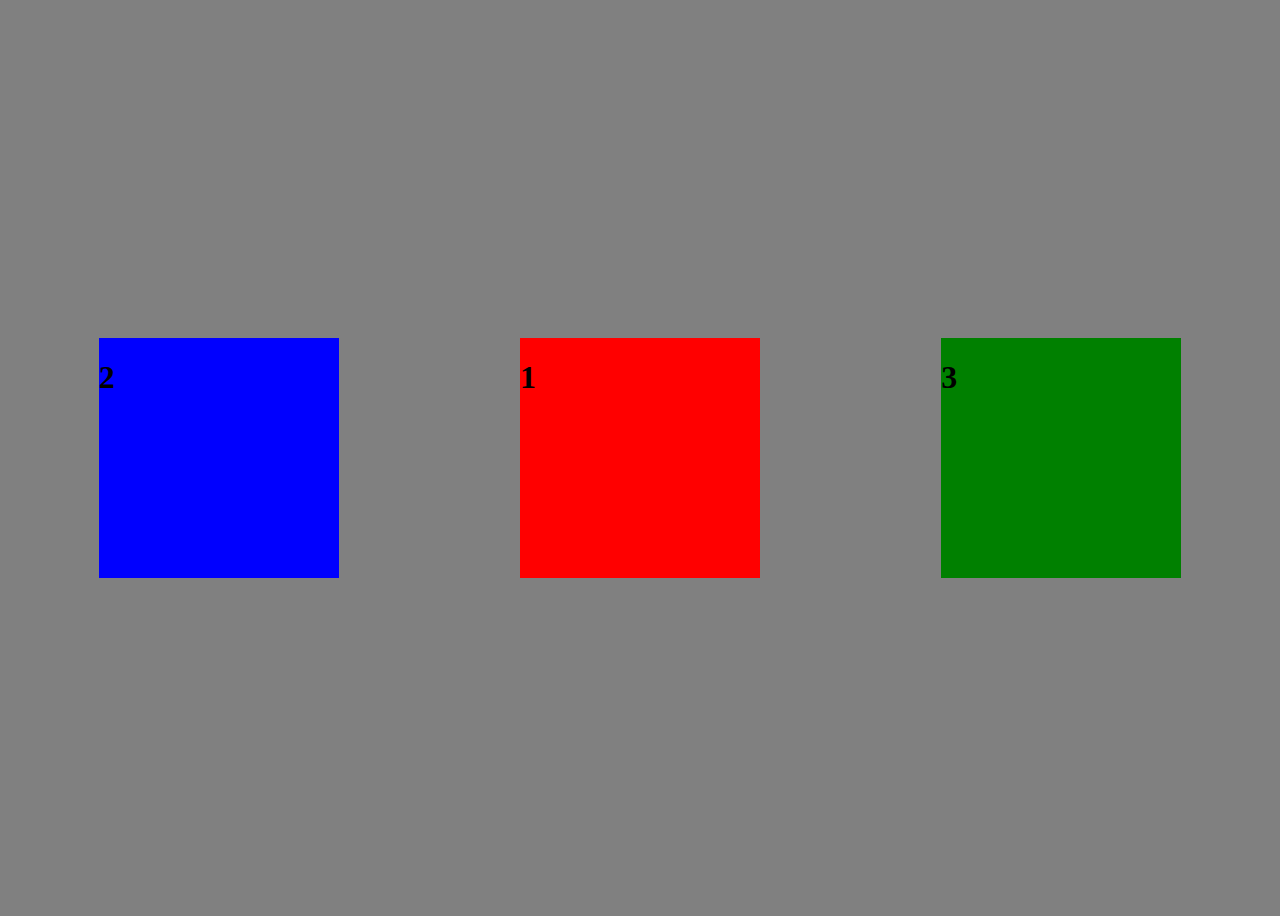
<file: CSS/Flexbox CSS/Codigo en vivo/index.html>
<!DOCTYPE html>
<html lang="en">
<head>
    <meta charset="UTF-8">
    <meta http-equiv="X-UA-Compatible" content="IE=edge">
    <meta name="viewport" content="width=device-width, initial-scale=1.0">
    <link rel="stylesheet" href="./style.css">
    <title>Flexbox</title>
</head>
<body>
    <section>
        <div class="primer-div"><h1>1</h1></div>
        <div class="segundo-div"><h1>2</h1></div>
        <div class="tercer-div"><h1>3</h1></div>
        <!-- <div class="cuarto-div"><h1>4</h1></div> -->
    </section>
</body>
</html>
</file>
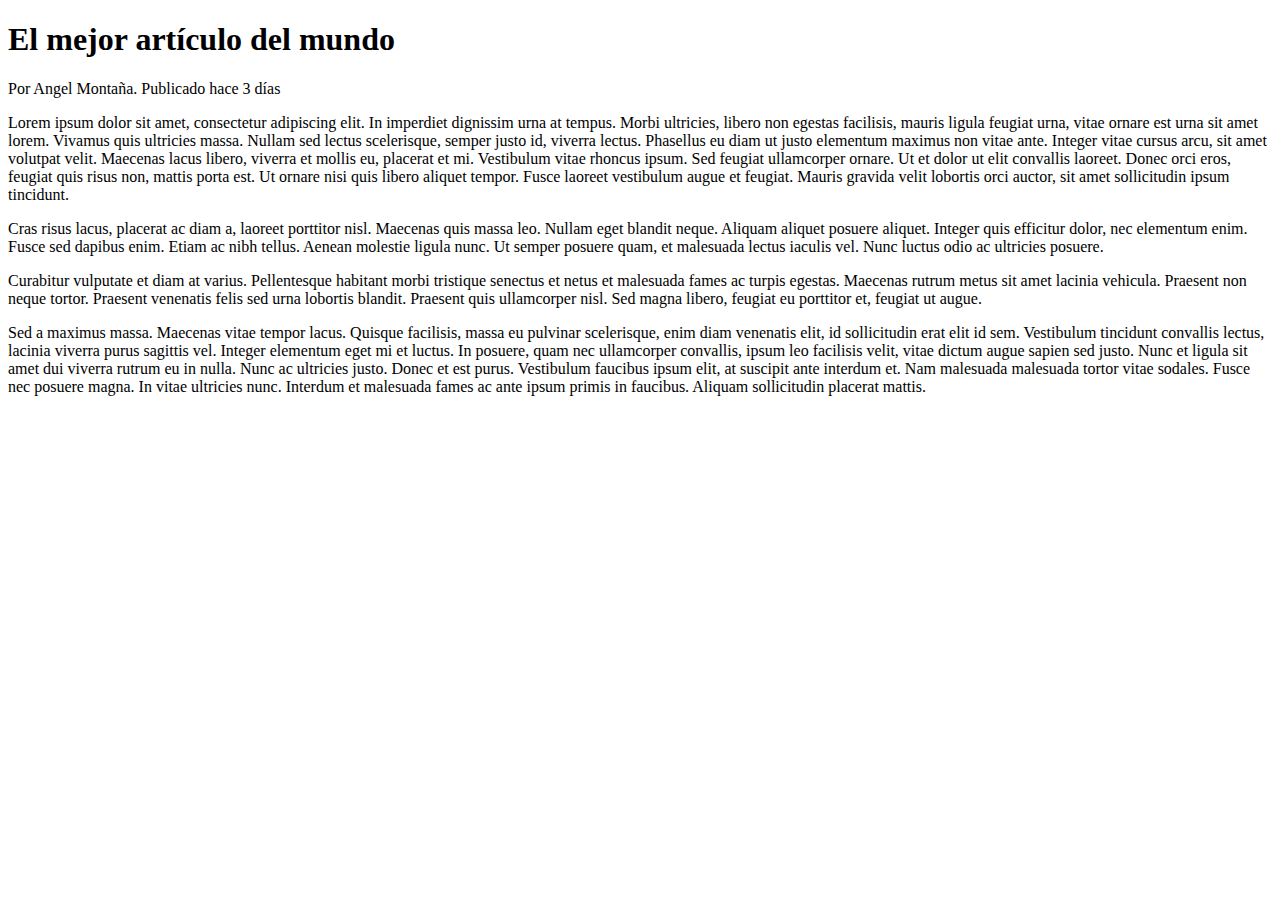
<file: HTML/codigo-en-vivo/Ejerc1/index.html>
<!DOCTYPE html>
<html lang="en">
<head>
    <meta charset="UTF-8">
    <meta http-equiv="X-UA-Compatible" content="IE=edge">
    <meta name="viewport" content="width=device-width, initial-scale=1.0">
    <title>Document</title>
</head>
<body>
    <h1>El mejor artículo del mundo</h1>
    <p>Por Angel Montaña. Publicado hace 3 días</p>
    <p>Lorem ipsum dolor sit amet, consectetur adipiscing elit. In imperdiet dignissim urna at tempus. Morbi ultricies, libero non egestas facilisis, mauris ligula feugiat urna, vitae ornare est urna sit amet lorem. Vivamus quis ultricies massa. Nullam sed lectus scelerisque, semper justo id, viverra lectus. Phasellus eu diam ut justo elementum maximus non vitae ante. Integer vitae cursus arcu, sit amet volutpat velit. Maecenas lacus libero, viverra et mollis eu, placerat et mi. Vestibulum vitae rhoncus ipsum. Sed feugiat ullamcorper ornare. Ut et dolor ut elit convallis laoreet. Donec orci eros, feugiat quis risus non, mattis porta est. Ut ornare nisi quis libero aliquet tempor. Fusce laoreet vestibulum augue et feugiat. Mauris gravida velit lobortis orci auctor, sit amet sollicitudin ipsum tincidunt.</p>
    <p>Cras risus lacus, placerat ac diam a, laoreet porttitor nisl. Maecenas quis massa leo. Nullam eget blandit neque. Aliquam aliquet posuere aliquet. Integer quis efficitur dolor, nec elementum enim. Fusce sed dapibus enim. Etiam ac nibh tellus. Aenean molestie ligula nunc. Ut semper posuere quam, et malesuada lectus iaculis vel. Nunc luctus odio ac ultricies posuere.</p>
    <p>Curabitur vulputate et diam at varius. Pellentesque habitant morbi tristique senectus et netus et malesuada fames ac turpis egestas. Maecenas rutrum metus sit amet lacinia vehicula. Praesent non neque tortor. Praesent venenatis felis sed urna lobortis blandit. Praesent quis ullamcorper nisl. Sed magna libero, feugiat eu porttitor et, feugiat ut augue.</p>
    <p>Sed a maximus massa. Maecenas vitae tempor lacus. Quisque facilisis, massa eu pulvinar scelerisque, enim diam venenatis elit, id sollicitudin erat elit id sem. Vestibulum tincidunt convallis lectus, lacinia viverra purus sagittis vel. Integer elementum eget mi et luctus. In posuere, quam nec ullamcorper convallis, ipsum leo facilisis velit, vitae dictum augue sapien sed justo. Nunc et ligula sit amet dui viverra rutrum eu in nulla. Nunc ac ultricies justo. Donec et est purus. Vestibulum faucibus ipsum elit, at suscipit ante interdum et. Nam malesuada malesuada tortor vitae sodales. Fusce nec posuere magna. In vitae ultricies nunc. Interdum et malesuada fames ac ante ipsum primis in faucibus. Aliquam sollicitudin placerat mattis.</p>
</body>
</html>
</file>
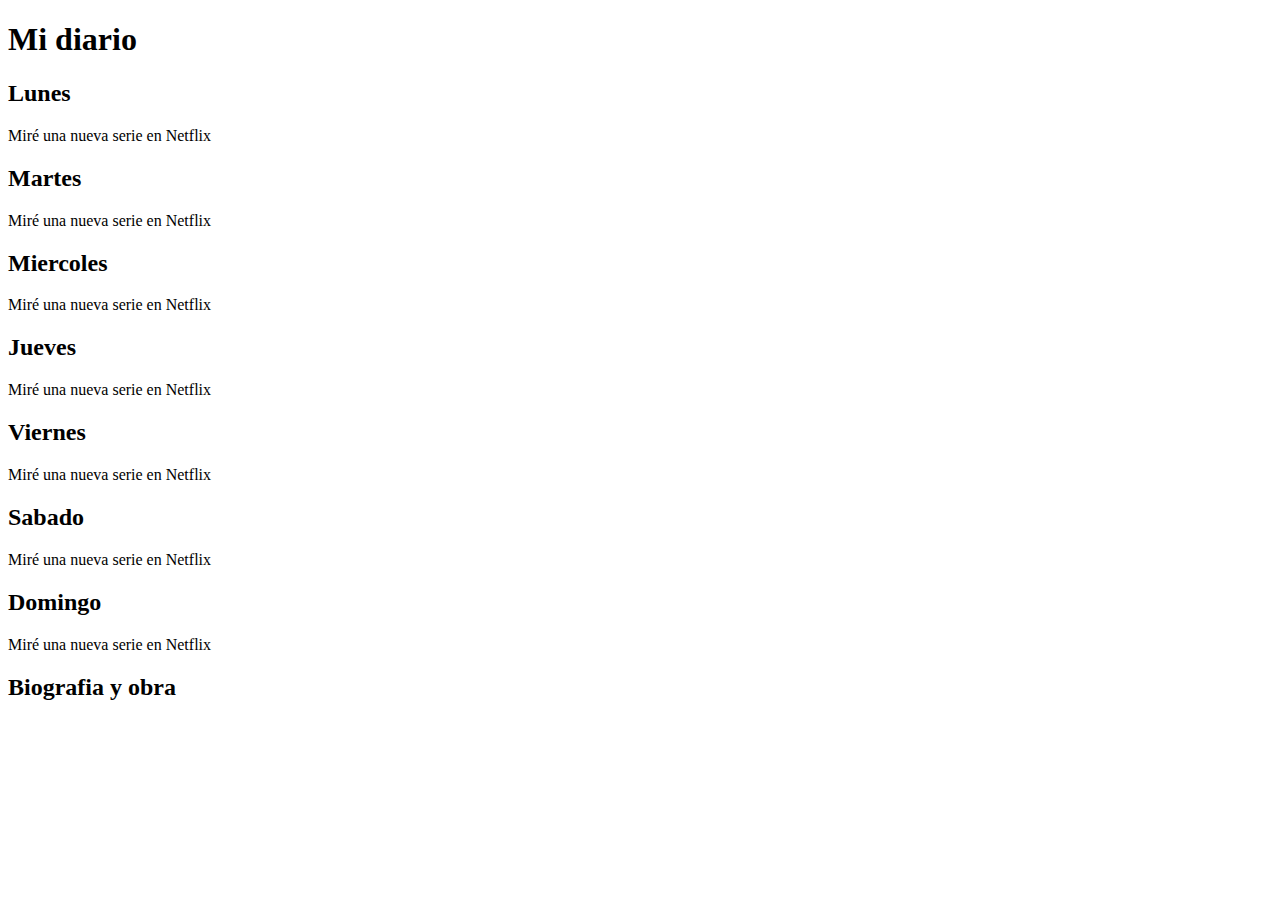
<file: HTML/codigo-en-vivo/Ejerc2/index.html>
<!DOCTYPE html>
<html lang="en">
<head>
    <meta charset="UTF-8">
    <meta http-equiv="X-UA-Compatible" content="IE=edge">
    <meta name="viewport" content="width=device-width, initial-scale=1.0">
    <title>Ejercicio 2</title>
</head>
<body>
    <h1>Mi diario</h1>
    <h2>Lunes</h2>
    <p>Miré una nueva serie en Netflix</p>
    <h2>Martes</h2>
    <p>Miré una nueva serie en Netflix</p>
    <h2>Miercoles</h2>
    <p>Miré una nueva serie en Netflix</p>
    <h2>Jueves</h2>
    <p>Miré una nueva serie en Netflix</p>
    <h2>Viernes</h2>
    <p>Miré una nueva serie en Netflix</p>
    <h2>Sabado</h2>
    <p>Miré una nueva serie en Netflix</p>
    <h2>Domingo</h2>
    <p>Miré una nueva serie en Netflix</p>









    <div>
        <h2>Biografia y obra</h2>
        <div></div>
        <div></div>
    </div>
    <div>

    </div>
</body>
</html>
</file>
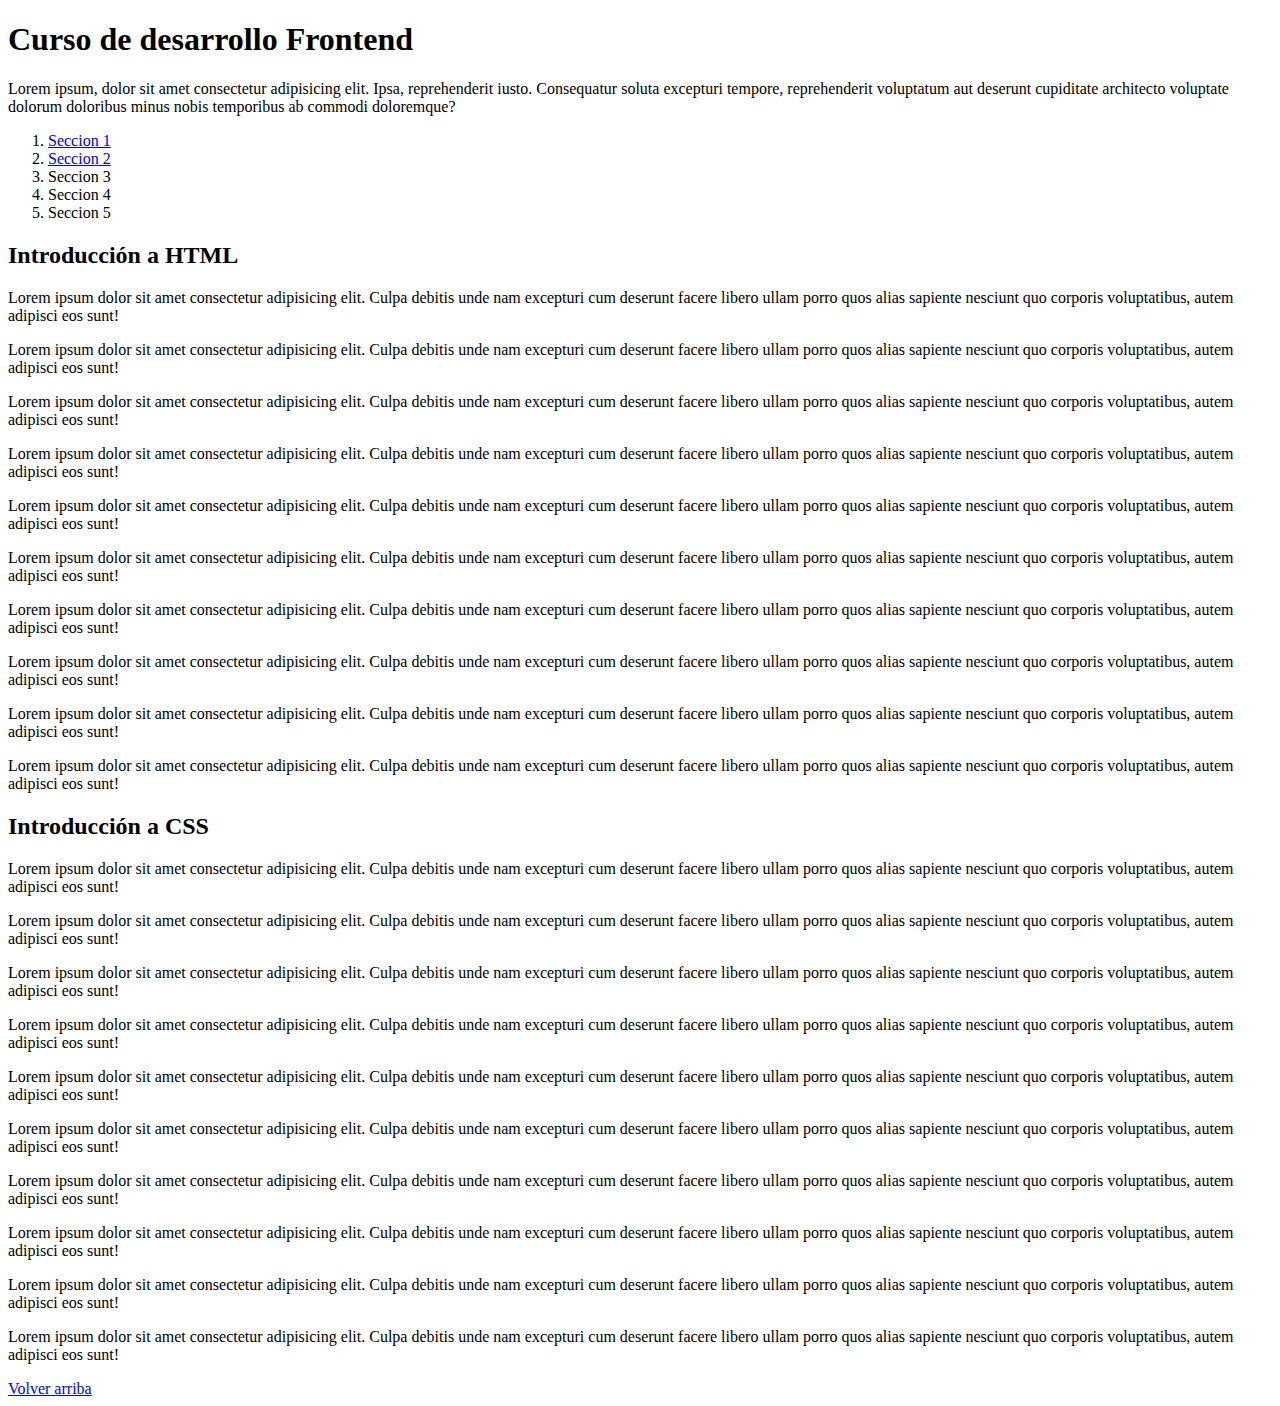
<file: HTML/Ejercitacion/Ejer6/index.html>
<!DOCTYPE html>
<html lang="es">
<head>
    <meta charset="UTF-8">
    <meta http-equiv="X-UA-Compatible" content="IE=edge">
    <meta name="viewport" content="width=device-width, initial-scale=1.0">
    <title>Ejercicio 6</title>
</head>
<body>
    <h1 id="titulo">Curso de desarrollo Frontend</h1>
    <p>Lorem ipsum, dolor sit amet consectetur adipisicing elit. Ipsa, reprehenderit iusto. Consequatur soluta excepturi tempore, reprehenderit voluptatum aut deserunt cupiditate architecto voluptate dolorum doloribus minus nobis temporibus ab commodi doloremque?</p>
    <ol>
        <li><a href="#HTML">Seccion 1</a></li>
        <li><a href="#CSS">Seccion 2</a></li>
        <li><a>Seccion 3</a></li>
        <li><a>Seccion 4</a></li>
        <li><a>Seccion 5</a></li>
    </ol>
    <section id="HTML">
        <h2>Introducción a HTML</h2>
        <p>Lorem ipsum dolor sit amet consectetur adipisicing elit. Culpa debitis unde nam excepturi cum deserunt facere libero ullam porro quos alias sapiente nesciunt quo corporis voluptatibus, autem adipisci eos sunt!</p>
        <p>Lorem ipsum dolor sit amet consectetur adipisicing elit. Culpa debitis unde nam excepturi cum deserunt facere libero ullam porro quos alias sapiente nesciunt quo corporis voluptatibus, autem adipisci eos sunt!</p>
        <p>Lorem ipsum dolor sit amet consectetur adipisicing elit. Culpa debitis unde nam excepturi cum deserunt facere libero ullam porro quos alias sapiente nesciunt quo corporis voluptatibus, autem adipisci eos sunt!</p>
        <p>Lorem ipsum dolor sit amet consectetur adipisicing elit. Culpa debitis unde nam excepturi cum deserunt facere libero ullam porro quos alias sapiente nesciunt quo corporis voluptatibus, autem adipisci eos sunt!</p>
        <p>Lorem ipsum dolor sit amet consectetur adipisicing elit. Culpa debitis unde nam excepturi cum deserunt facere libero ullam porro quos alias sapiente nesciunt quo corporis voluptatibus, autem adipisci eos sunt!</p>
        <p>Lorem ipsum dolor sit amet consectetur adipisicing elit. Culpa debitis unde nam excepturi cum deserunt facere libero ullam porro quos alias sapiente nesciunt quo corporis voluptatibus, autem adipisci eos sunt!</p>
        <p>Lorem ipsum dolor sit amet consectetur adipisicing elit. Culpa debitis unde nam excepturi cum deserunt facere libero ullam porro quos alias sapiente nesciunt quo corporis voluptatibus, autem adipisci eos sunt!</p>
        <p>Lorem ipsum dolor sit amet consectetur adipisicing elit. Culpa debitis unde nam excepturi cum deserunt facere libero ullam porro quos alias sapiente nesciunt quo corporis voluptatibus, autem adipisci eos sunt!</p>
        <p>Lorem ipsum dolor sit amet consectetur adipisicing elit. Culpa debitis unde nam excepturi cum deserunt facere libero ullam porro quos alias sapiente nesciunt quo corporis voluptatibus, autem adipisci eos sunt!</p>
        <p>Lorem ipsum dolor sit amet consectetur adipisicing elit. Culpa debitis unde nam excepturi cum deserunt facere libero ullam porro quos alias sapiente nesciunt quo corporis voluptatibus, autem adipisci eos sunt!</p>
    </section>
    <section id="CSS">
        <h2>Introducción a CSS</h2>
        <p>Lorem ipsum dolor sit amet consectetur adipisicing elit. Culpa debitis unde nam excepturi cum deserunt facere libero ullam porro quos alias sapiente nesciunt quo corporis voluptatibus, autem adipisci eos sunt!</p>
        <p>Lorem ipsum dolor sit amet consectetur adipisicing elit. Culpa debitis unde nam excepturi cum deserunt facere libero ullam porro quos alias sapiente nesciunt quo corporis voluptatibus, autem adipisci eos sunt!</p>
        <p>Lorem ipsum dolor sit amet consectetur adipisicing elit. Culpa debitis unde nam excepturi cum deserunt facere libero ullam porro quos alias sapiente nesciunt quo corporis voluptatibus, autem adipisci eos sunt!</p>
        <p>Lorem ipsum dolor sit amet consectetur adipisicing elit. Culpa debitis unde nam excepturi cum deserunt facere libero ullam porro quos alias sapiente nesciunt quo corporis voluptatibus, autem adipisci eos sunt!</p>
        <p>Lorem ipsum dolor sit amet consectetur adipisicing elit. Culpa debitis unde nam excepturi cum deserunt facere libero ullam porro quos alias sapiente nesciunt quo corporis voluptatibus, autem adipisci eos sunt!</p>
        <p>Lorem ipsum dolor sit amet consectetur adipisicing elit. Culpa debitis unde nam excepturi cum deserunt facere libero ullam porro quos alias sapiente nesciunt quo corporis voluptatibus, autem adipisci eos sunt!</p>
        <p>Lorem ipsum dolor sit amet consectetur adipisicing elit. Culpa debitis unde nam excepturi cum deserunt facere libero ullam porro quos alias sapiente nesciunt quo corporis voluptatibus, autem adipisci eos sunt!</p>
        <p>Lorem ipsum dolor sit amet consectetur adipisicing elit. Culpa debitis unde nam excepturi cum deserunt facere libero ullam porro quos alias sapiente nesciunt quo corporis voluptatibus, autem adipisci eos sunt!</p>
        <p>Lorem ipsum dolor sit amet consectetur adipisicing elit. Culpa debitis unde nam excepturi cum deserunt facere libero ullam porro quos alias sapiente nesciunt quo corporis voluptatibus, autem adipisci eos sunt!</p>
        <p>Lorem ipsum dolor sit amet consectetur adipisicing elit. Culpa debitis unde nam excepturi cum deserunt facere libero ullam porro quos alias sapiente nesciunt quo corporis voluptatibus, autem adipisci eos sunt!</p>
    </section>
    <a href="#titulo">Volver arriba</a>
</body>
</html>
</file>
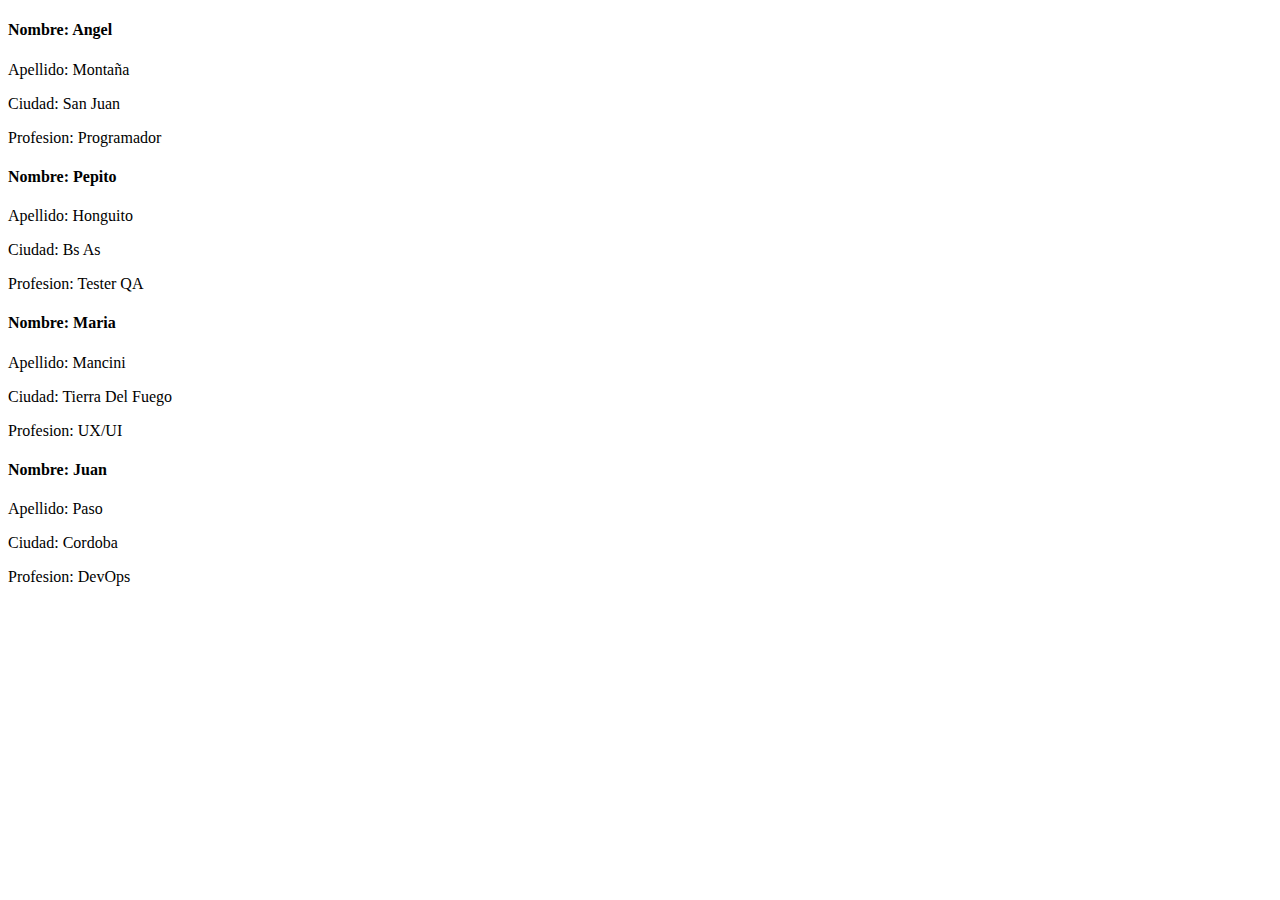
<file: JavaScript/DOM/codigo-en-vivo/index.html>
<!DOCTYPE html>
<html lang="en">
<head>
    <meta charset="UTF-8">
    <meta http-equiv="X-UA-Compatible" content="IE=edge">
    <meta name="viewport" content="width=device-width, initial-scale=1.0">
    <title>Document</title>
</head>
<body>
    <div class="contain-characters">

    </div>

    <!-- <p id="count">0</p>
    <button id="resta">Restar</button>
    <button id="suma">Aumentar</button> -->
    <script src="./main.js"></script>
</body>
</html>
</file>
<file: netflow-Diciembre/public/styles/style.css>
body {
    background-color: black;
    font-family: 'Nanum Gothic', sans-serif;
    color: #f3f1f1;
}

a {
    color: #f3f1f1;
    text-decoration: none;
}

header {
    height: 2rem;
    width: 100%;
    display: flex;
    justify-content: space-between;
    position: fixed;
    z-index: 9999;
}

header .contain-init {
    width: 65%;
    display: flex;
    justify-content: start;
    align-items: center;
}

header .contain-init .contain-logo {
    width: 40%;
    height: 1.5rem;
    padding: 0.5rem;
    display: flex;
    align-items: center;
    justify-content: center;
}

header .contain-init .contain-logo img {
    height: 100%;
    width: 100%;
}

header .contain-init .list-init {
    width: 60%;
    display: flex;
    justify-content: space-around;
}

header .contain-init .list-init #popular,
header .contain-init .list-init #list,
header .contain-init .list-init #idiom {
    display: none;
}

header .contain-init .list-init a {
    font-size: 0.5rem;
}

header .contain-profile {
    width: 30%;
    display: flex;
    justify-content: space-around;
    align-items: center;
}

header .contain-profile a {
    font-size: 0.5rem;
}

.contain-recommended {
    padding-top: 3rem;
    background-image: url('./../images/manifiesto.jpg');
    height: 15rem;
    width: 100%;
    background-size: cover;
    position: relative;
    box-shadow: inset 0px -79px 53px -22px black;
}

.contain-recommended .description-recommended {
    width: 60%;
    position: absolute;
    bottom: 30%;
    left: 5%;
}

.contain-recommended .description-recommended .type-recommended {
    display: none;
}

.contain-recommended .description-recommended .information-recommended h1 {
    font-size: 2rem;
    text-transform: uppercase;
    margin-top: 0;
    margin-bottom: 0;
}

.contain-recommended .description-recommended .information-recommended p {
    font-size: 0.5rem;
}

.contain-recommended .description-recommended .contain-buttonsRecommended {
    display: flex;
    justify-content: space-around;
}

.contain-recommended .description-recommended .contain-buttonsRecommended button {
    height: 1.5rem;
    margin: 0 5px;
    font-size: 0.5rem;
    border-radius: 5px;
    border: none;
    font-weight: bold;
    background-color: #f3f1f1;
    width: 40%;
}

.contain-recommended .description-recommended .contain-buttonsRecommended button:hover {
    cursor: pointer;
    color: white;
    background-color: black;
}

main {
    display: flex;
    flex-direction: column;
    position: relative;
    top: -3rem;
}

main .contain-carousel {
    display: flex;
    flex-direction: column;
    font-size: 0.9rem;
    font-weight: bold;
    padding-left: 3%;
    margin-bottom: 1rem;
}

main .contain-carousel h4 {
    margin: 10px 0;
}

main .contain-carousel .contain-cards {
    height: 5rem;
    overflow: hidden;
}

main .contain-carousel .contain-cards .card {
    height: 100%;
    width: 9rem;
    display: inline-block;
    margin: 0 2px;
    border-radius: 3px;
}

main .contain-carousel .contain-cards .card img {
    width: 100%;
    height: 100%;
    border-radius: 3px;
}

footer {
    height: 15rem;
    padding: 0 3vw;
    font-size: 0.7rem;
}

footer .contain-footer {
    display: flex;
    flex-direction: column;
    align-items: center;
}

footer .contain-footer .contain-icons {
    display: flex;
    width: 100%;
    justify-content: left;
}

footer .contain-footer .contain-icons i {
    margin: 0 0.5rem;
    font-size: 1.5rem;
}

footer .contain-footer .contain-options {
    display: flex;
    width: 100%;
    justify-content: space-between;
    margin: 1rem 0;
}

footer .contain-footer .contain-options .options {
    display: flex;
    flex-direction: column;
    justify-content: space-around;
}

footer .contain-footer .contain-button {
    display: flex;
    justify-content: left;
    width: 100%;
}

footer .contain-footer .contain-button button {
    padding: 0.3rem 0.7rem;
    background-color: transparent;
    border: white 1px solid;
    color: white;
}

footer .contain-footer .contain-reserved {
    display: flex;
    justify-content: left;
    width: 100%;
    margin-top: 1rem;
}


@media (min-width: 768px) {

    header .contain-init {
        width: 60%;
    }

    header .contain-init .contain-logo {
        width: 20%;
    }

    header .contain-init .list-init {
        width: 80%;
    }

    header .contain-init .list-init a {
        font-size: 0.7rem;
    }

    header .contain-init .list-init #popular,
    header .contain-init .list-init #list{
        display: block;
    }

    header .contain-profile a{
        font-size: 0.7rem;
    }

    .contain-recommended {
        height: 22rem;
    }
    
    .contain-recommended .description-recommended {
        width: 35%;
    }
    
    .contain-recommended .description-recommended .type-recommended {
        display: flex;
        align-items: center;
    }

    .contain-recommended .description-recommended .type-recommended img{
        width: 0.5rem;
        height: 1rem;
        margin-left: 5px;
    }

    .contain-recommended .description-recommended .type-recommended h2 {
        text-transform: uppercase;
        letter-spacing: 8px;
        font-weight: bold;
        font-size: 0.5rem;
        margin-left: 5px;
    }
    
    main {
        top: -5rem;
    }
    
    main .contain-carousel .contain-cards {
        height: 8rem;
    }
    
    main .contain-carousel .contain-cards .card {
        width: 15rem;
    }
    
}

@media (min-width: 1024px) {

    header {
        height: 4rem;
    }

    header .contain-init {
        margin-left: 2rem;
    }

    header .contain-init .contain-logo {
        width: 9rem;
    }

    header .contain-init .list-init a {
        font-size: 0.8rem;
    }

    header .contain-init .list-init #idiom{
        display: block;
    }

    header .contain-profile{
        width: 15%;
    }

    header .contain-profile a{
        font-size: 0.8rem;
    }

    .contain-recommended {
        height: 80vh;
    }
    
    .contain-recommended .description-recommended {
        width: 35%;
    }

    .contain-recommended .description-recommended .type-recommended img{
        width: 1rem;
        height: 2rem;
    }

    .contain-recommended .description-recommended .type-recommended h2 {
        font-size: 1rem;
    }

    .contain-recommended .description-recommended .information-recommended h1 {
        font-size: 4rem;
    }

    .contain-recommended .description-recommended .information-recommended p {
        font-size: 0.7rem;
    }
    
    main {
        top: -5rem;
    }
    
    main .contain-carousel .contain-cards {
        height: 8rem;
    }
    
    main .contain-carousel .contain-cards .card {
        width: 15rem;
    }

    footer {
        padding: 0 10vw;
    }
}
</file>
<file: Pokemon-api/styles/css/style.css>
body {
    background-image: url("../images/ash-y-pikachu_mobile.jpg");
    background-size: contain;
    min-height: 100vh;
}

header {
    display: flex;
    justify-content: space-around;
    align-items: center;
    height: 3.5rem;
}

header .contain-filters {
    display: flex;
    justify-content: space-around;
    align-items: center;
    min-width: 65%;
    font-family: 'Varela Round', sans-serif;
}

header .contain-filters button {
    font-size: 0.7rem;
    border: none;
    background-color: rgba(161, 216, 50, 0.373);
    color: white;
    border-radius: 3px;
    padding: 2px 4px;
}

header #link-home {
    font-family: PokeSolid;
    color: yellowgreen;
    font-size: 1.5rem;
    text-decoration: none;
}

main .contain-cards {
    display: flex;
    flex-direction: column;
    align-items: center;
    margin: 2rem 0;
    min-height: 100vh;
}

main .contain-cards .card {
    height: 10rem;
    width: 90%;
    background-color: rgba(255, 255, 255, 0.553);
    display: flex;
    justify-content: space-between;
    align-items: center;
    border-radius: 12px;
    box-shadow: inset 0px 0px 30px 5px white;
    margin: 10px 0px;
}

main .contain-cards .card .img-pokemon {
    height: 100%;
    width: 40%;
    border-radius: 10px 0 0 10px;
}

main .contain-cards .card .contain-info {
    display: flex;
    flex-direction: column;
    justify-content: space-evenly;
    width: 55%;
    height: 100%;
    font-family: 'Varela Round', sans-serif;
}

main .contain-pages {
    display: flex;
    align-items: center;
    justify-content: center;
}

main .contain-pages button {
    font-weight: bold;
    border-radius: 3px;
    padding: 4px 8px;
    border: solid 1px black;
    margin: 0 5px;
}

footer {
    background-color: black;
    height: 4rem;
    width: 100%;
    display: flex;
    justify-content: space-around;
    flex-direction: column;
    align-items: flex-start;
    position: relative;
    bottom: 0;
    font-family: 'Varela Round', sans-serif;
    color: white;
    margin-top: 3rem;
}

@media (min-width: 768px) {
    
    header {
        height: 5rem;
    }

    header .contain-filters {
        min-width: 30%;
        width: 45%;
    }

    header .contain-filters button {
        font-size: 1.4rem;
    }

    header #link-home {
        font-size: 2.2rem;
    }

    main .contain-cards .card {
        height: 16rem;
    }

    main .contain-cards .card .contain-info {
        font-size: 1.2rem;
    }

    main .contain-pages button {
        font-size: 1.5rem;
    }

    .desactived {
        color: rgba(127, 126, 126, 0.485);
        background-color: rgba(0, 0, 0, 0.386);
    }

    .desactived :hover {
        cursor: default;
        transform: scale(1);
    }


}

@media (min-width: 1024px) {
    
    header .contain-filters button:hover {
        cursor: pointer;
    }

    header #link-home:hover {
        cursor: pointer;
        text-shadow: -3px 3px 3px rgb(0, 8, 255);;
    }

    body {
        background-image: url("../images/ash-y-pikachu_desktop.jpg");
    }

    main .contain-cards {
        flex-direction: row;
        flex-wrap: wrap;
        justify-content: space-around;
    }

    main .contain-cards .card {
        width: 45%;
        margin: 1rem 0;
        height: 12rem;
    }

    main .contain-cards .card:hover {
        background-color: white;
        transform: scale(1.1);
    }

    main .contain-cards .card .contain-info {
        font-size: 1rem;
    }

   
    main .contain-pages button:hover {
        cursor: pointer;
        transform: scale(1.1);
    }

    footer {
        height: 8rem;
    }

    
    
}



@media (min-width: 1440px) {
    
    main .contain-cards .card {
        width: 32rem;
        margin: 1rem 0;
    }

}

@font-face {
    font-family: PokeSolid;
    src: url("../fonts/PokemonSolid.ttf");
}

@font-face {
    font-family: PokeHollow;
    src: url("../fonts/PokemonHollow.ttf");
}
</file>
<file: CSS/Cajas CSS/Codigo en vivo/style.css>
body .primer-div {
    /* padding: 10px;  */  /* 20 px */
    /* 
        Si escribo una sola medida, toma los 4 lados 
        Si escribo dos medidas   padding: 40px 20px;
        Si escribo 3 medidas  padding: 40px 20px 80px   40arriba, 60 alos lados 80 abajo;
    */

    /* 
        un padding de 10px, un borde de 5px, y un ancho total de la caja de 350
    */
   /*  border: black solid 5px; */   /* 10px */
    /* 
        Debo indicar el tipo de borde
        el ancho del borde
        y el color del borde
    */
    display: inline-block;

    /* 350px - 30px */
    /* 
        Si escribo una sola medida, toma los 4 lados 
        Si escribo dos medidas   padding: 40px 20px;
        Si escribo 3 medidas  padding: 40px 20px 80px   40arriba, 60 alos lados 80 abajo;
    */

    box-shadow: -10px 10px 26px -3px rgba(0,0,0,1);
    background-color: blue;
    height: 50px;
    width: 100%;
}

body .primer-div .hijo-primer-div{
    height: 100%; /* 50px */
    /* 
    % medida relativa
    px, rem son medidas absolutas
    */
    width: 80%;
    background-color: rgb(94, 94, 97);
    display: inline-block;
    box-shadow: -10px 10px 26px -3px rgba(0,0,0,1);
    overflow: auto;
}


/* body .segundo-div {
    height: 12rem;
    width: 12rem;
    background-color: red;
    display: inline-block;
    margin: 20px;
} */

/* 
Block, ocupa el 100% del ancho de la pantalla, y me permite colocarle alto y ancho
inline-block, no ocupa el 100% de la pantalla, pero me permite colocarle alto y ancho
inline: NO FUNCINA ALTO Y ANCHO, se acomoda solo a su contenido
*/
</file>
<file: CSS/css-basico/codigo-en-vivo/styles/index.css>
/* Apuntar a etiquetas es mas general
    Apuntar con clase es un poco mas especifico, solo a algunos
    Apuntar a un id es el mas especifico, y se debe usar por para apuntar a uno
*/

body {
    background-image: url("./paisaje2.gif");
    background-position: center;
    background-size: auto;
}

div .soloAlgunos {
    color: rgb(255, 255, 255);
    font-size: 2rem;  /* REM  */
    font-weight: bold;
    text-align: center;
    font-family: 'Seymour One', sans-serif;
    text-shadow: 0px 1px 8px rgba(47,200,147,1);
    letter-spacing: 10px;
    
}

.container-article {
    background-color: rgba(127, 127, 127, 0);
}

.container-article section .unoSolo {
    font-size: 40px;
    color: white;
}

.container-article section .contain-explicacion {
    background-color: rgba(0, 0, 255, 0.136);
}

.container-article section .contain-explicacion .explicacion p {
    color: white;
}

a {
    text-decoration: none;
    color: red;
    font-weight: bold;
}
</file>
<file: CSS/Css-Position/Codigo En clase/style.css>
.A {
    width: 300px;
    height: 300px;
    background-color: rgb(255, 0, 0);
    position: relative;
}

.B {
    width: 150px;
    height: 150px;
    background-color: blue;
    color: white;
    position: relative;
    top: -50px;
    left: 200px;
    z-index: 10;
}

.C {
    width: 300px;
    height: 300px;
    background-color: green;
    color: white;
    position: fixed;
    top: 0px;
    width: 100%;
    height: 7rem;
    z-index: 9999;
}

/* 
top-- arriba
left -- izquierda
bottom -- abajo
right -- derecha

    Relativo: 
    * Ocupa el espacio original aunque lo mueva
    * Me permite mover con top, right...
    * Toma como referencia sus propios costados

    Absolute:
    * No ocupa el espacio original
    * Toma como referencia el body
    * Me permite mover con top, right...


    Relative + Absolute

    * Cuando hacemos relative al padre y absolute al
    hijo. La referencia del absolute sera su contenedor
    padre/relativo

*/
</file>
<file: CSS/Css-Position/Ejercitacion/style.css>
body {
    display: flex;
    justify-content: space-around;
    flex-wrap: wrap;
    
}

.box-gris {
    background-color: gray;
    width: 100px;
    height: 100px;
}

.box-red {
    background-color: red;
    width: 60px;
    height: 60px;
}

.box-green {
    background-color: green;
    width: 30px;
    height: 30px;
}

.box-red1 {
    position: absolute;
    bottom: 0;
    left: 200px;
}

.box-green1 {

}
</file>
<file: CSS/Flexbox CSS/Codigo en vivo/style.css>
body {
    background-color: gray;
}

section {
    height: 100vh;
    display: flex;
    flex-direction: row;
    justify-content: space-around;
    /* space-around, space-between  space-evenly */

    align-items: center;
    /* flex-start     center     flex-end */
}

.primer-div {
    background-color: red;
    height: 15rem;
    width: 15rem;
    /* order: 0 */
}

.segundo-div {
    background-color: blue;
    height: 15rem;
    width: 15rem;
    order: -1;
}

.tercer-div {
    background-color: green;
    height: 15rem;
    width: 15rem;
    /* order 0 */
}

.cuarto-div {
    background-color: pink;
    height: 15rem;
    width: 15rem;
}
</file>
